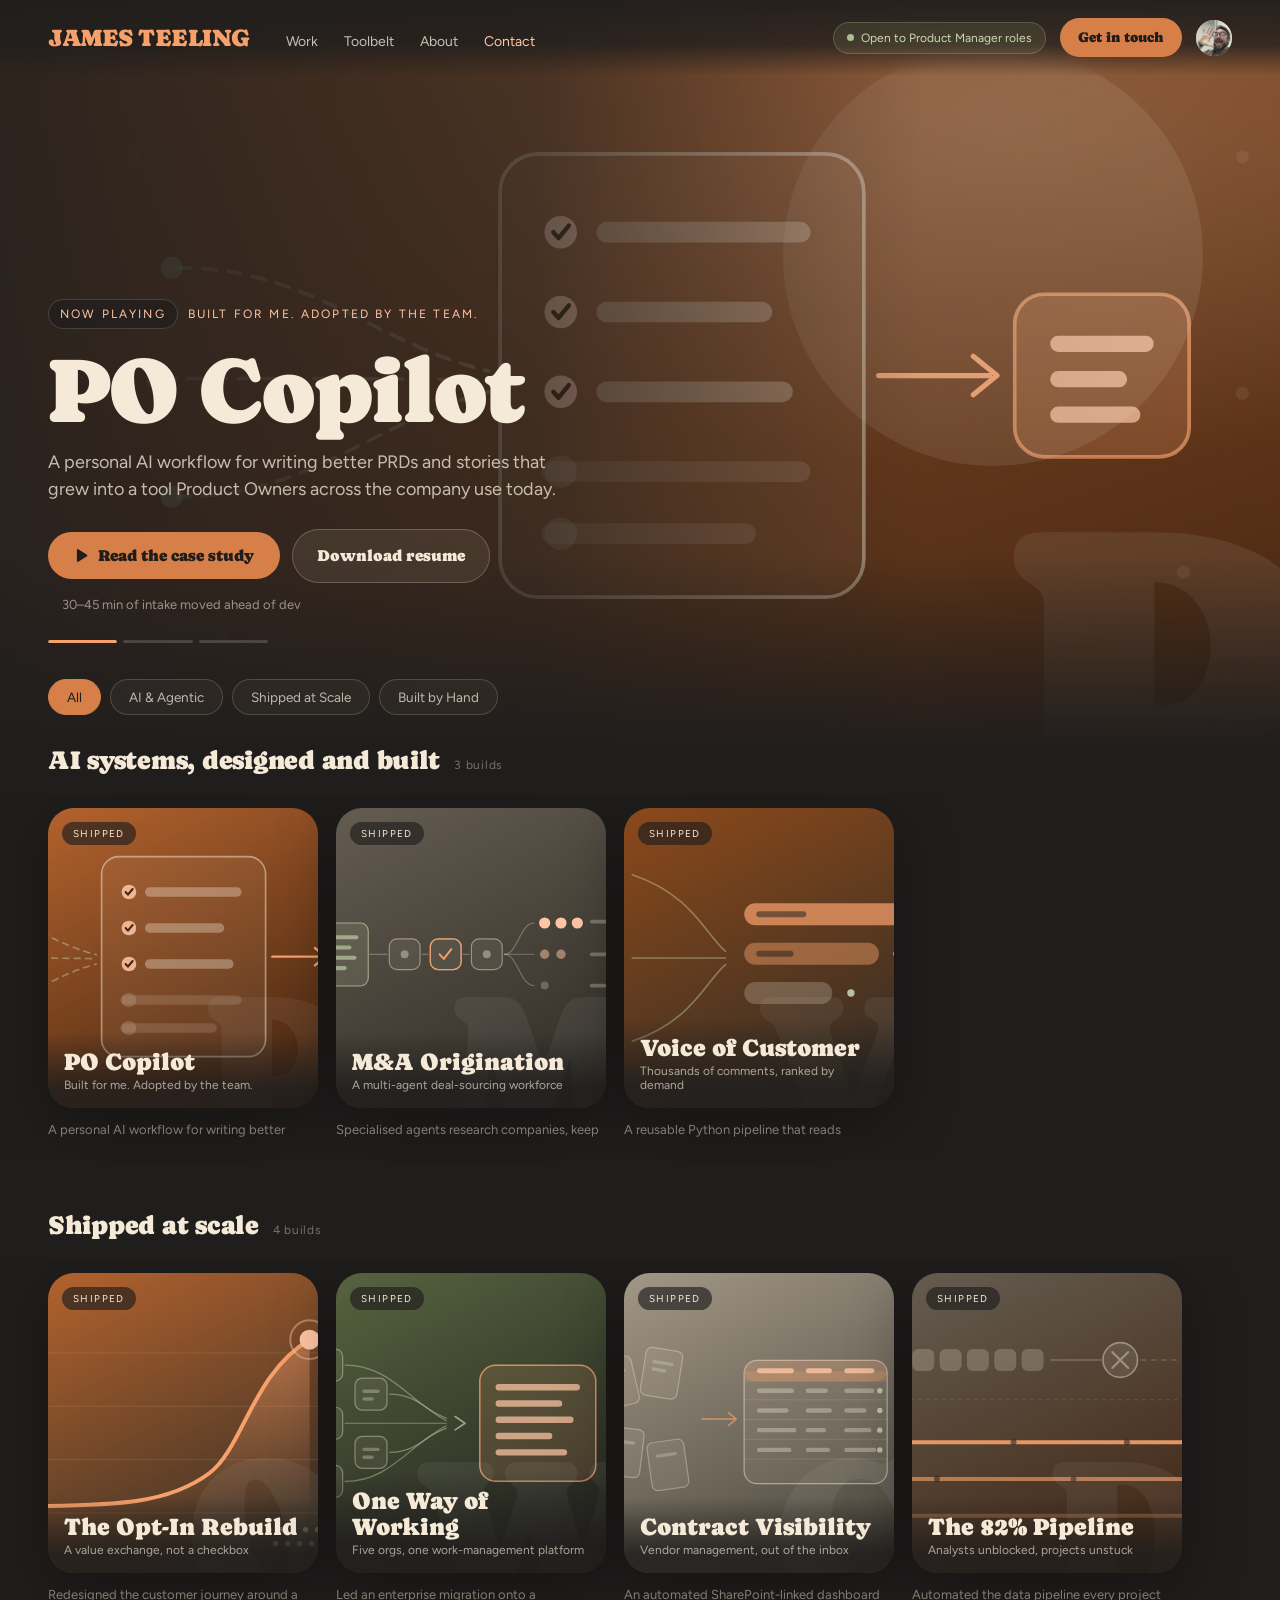
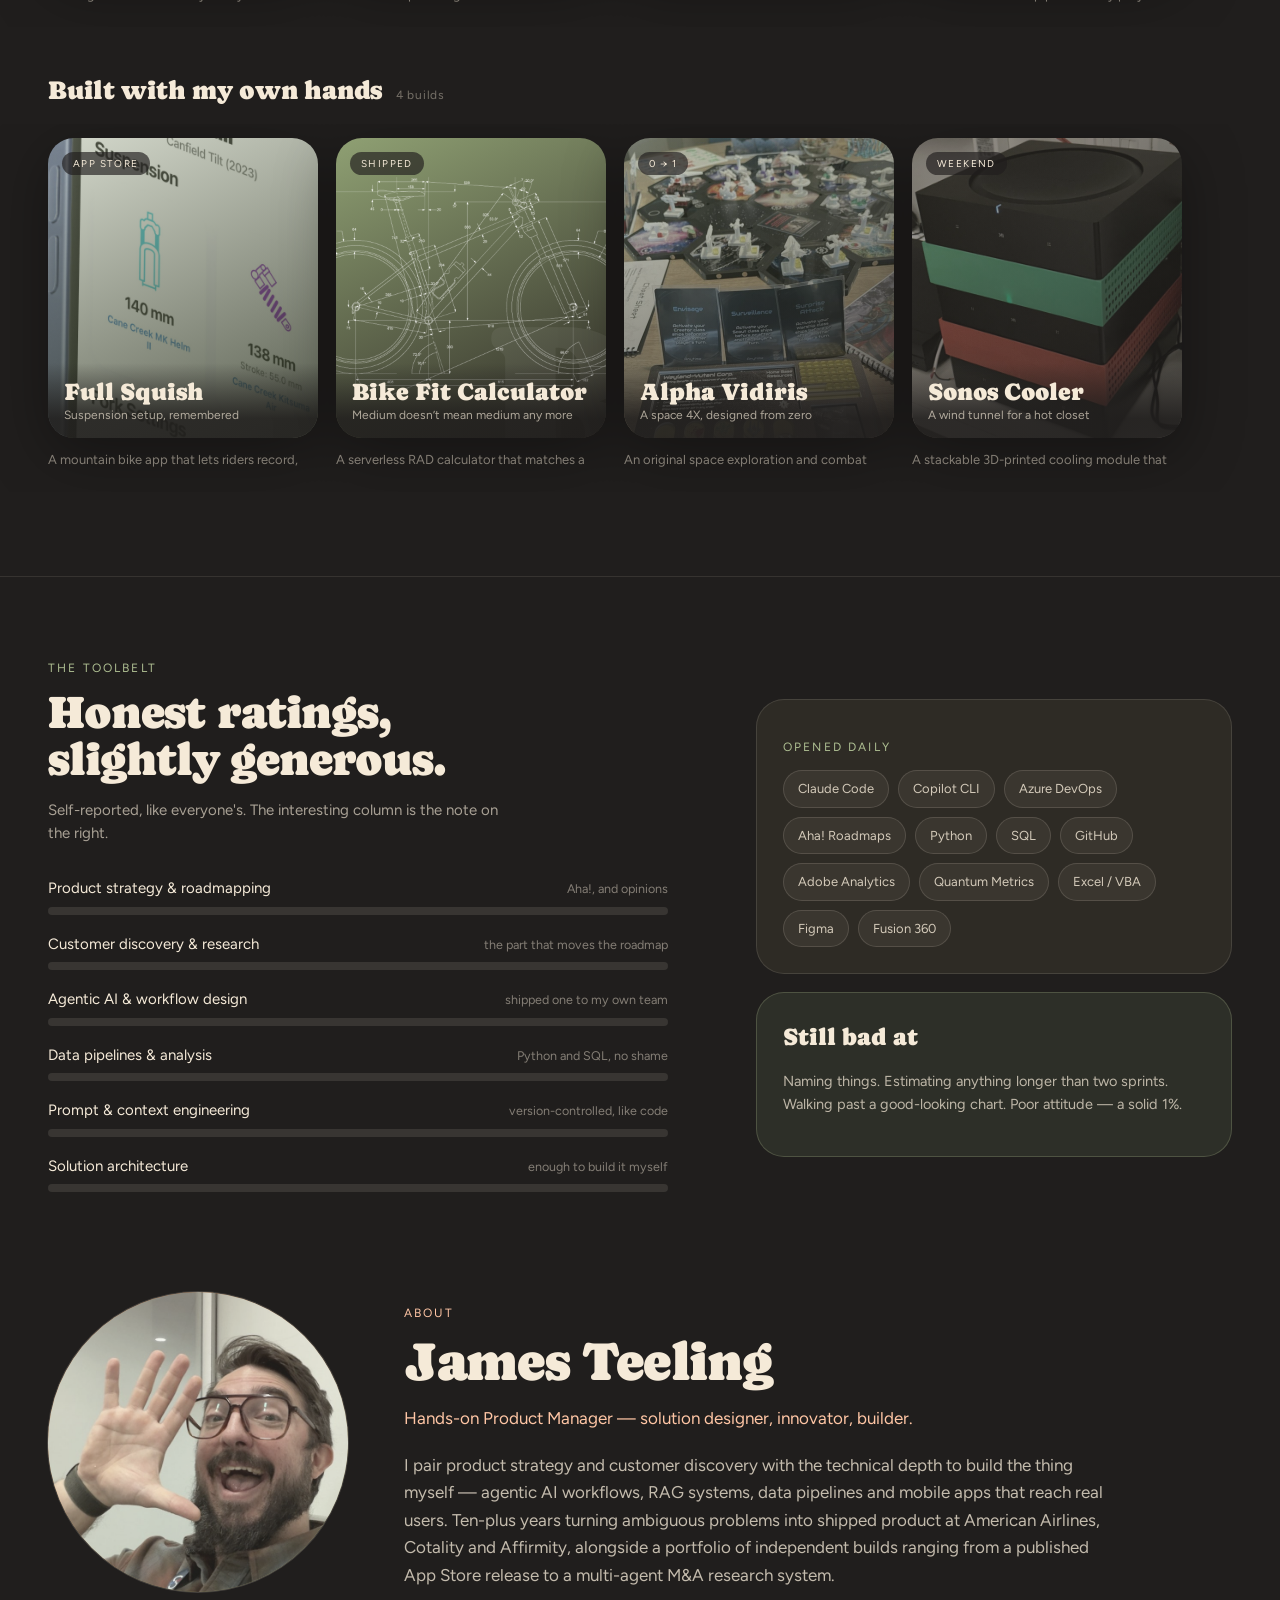
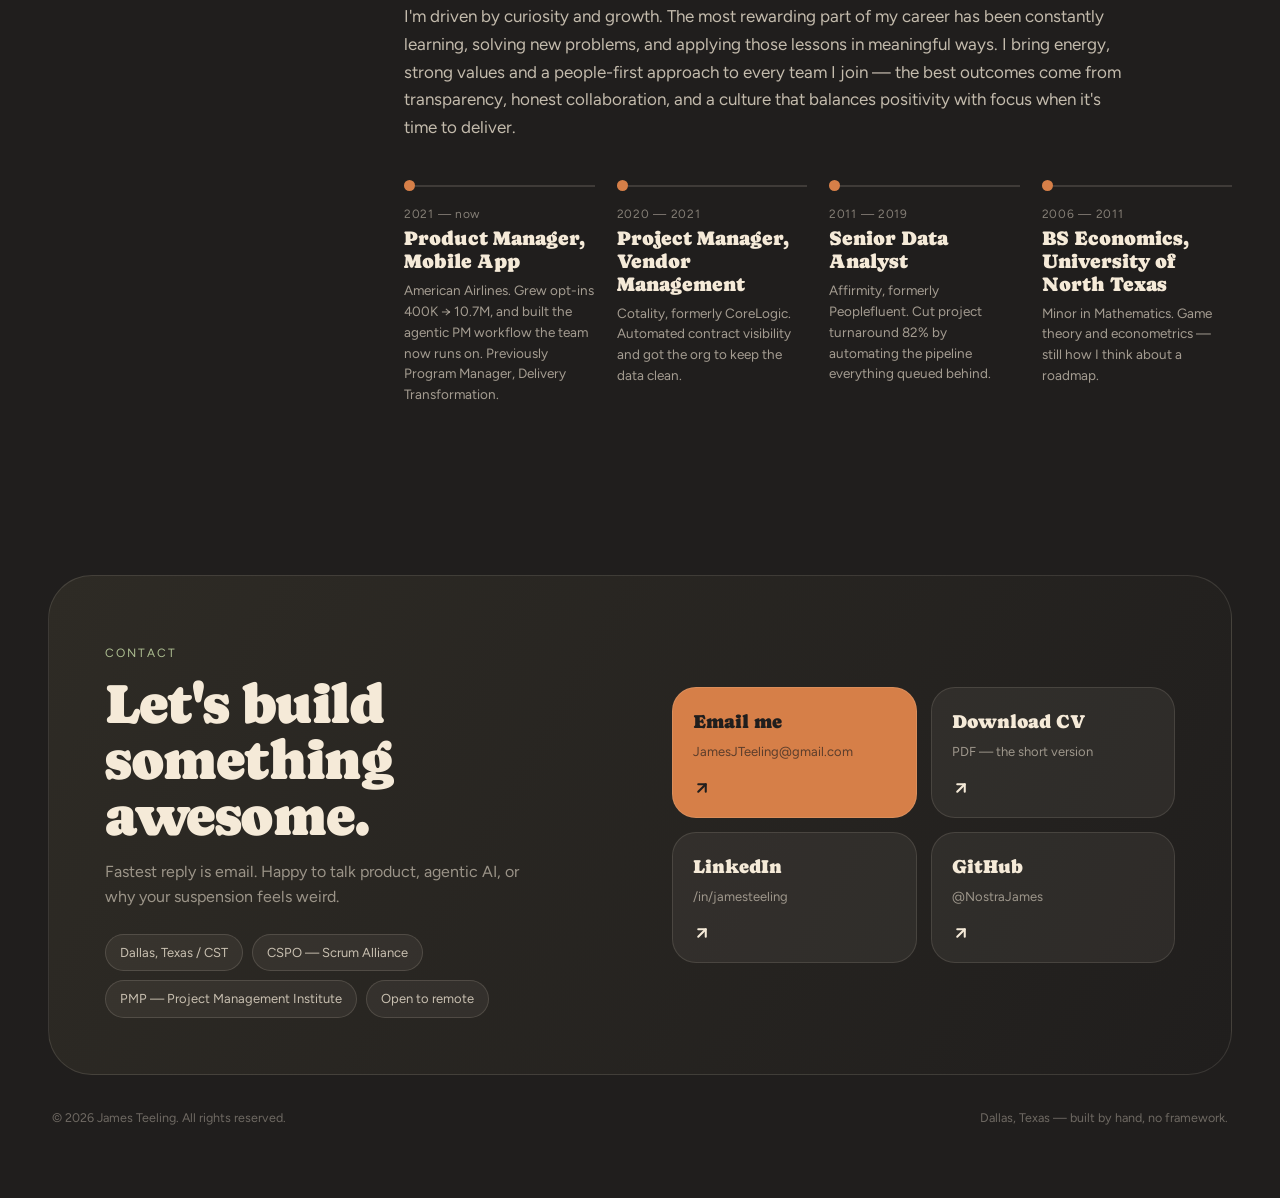
<file: index.html>
<!DOCTYPE html>
<html lang="en">
<head>
    <meta charset="UTF-8">
    <meta name="viewport" content="width=device-width, initial-scale=1.0">
    <title>James Teeling — Product Manager who builds</title>
    <meta name="description" content="James Teeling — hands-on Product Manager. Agentic AI workflows, RAG systems, data pipelines and shipped mobile apps. American Airlines, Cotality, Affirmity.">
    <meta property="og:title" content="James Teeling — Product Manager who builds">
    <meta property="og:description" content="Agentic AI workflows, RAG systems, data pipelines and shipped mobile apps. Ten-plus years turning ambiguous problems into shipped product.">
    <meta property="og:type" content="website">
    <meta property="og:url" content="https://www.james-teeling.com/">
    <link rel="preconnect" href="https://fonts.googleapis.com">
    <link rel="preconnect" href="https://fonts.gstatic.com" crossorigin>
    <link rel="stylesheet" href="styles.css">
</head>
<body>

<a class="skip-link" href="#work">Skip to work</a>

<!-- Lucide icon sprite (stroke-width 2.75, per the design system) -->
<svg width="0" height="0" style="position:absolute" aria-hidden="true" focusable="false">
  <defs>
    <g id="i-base" fill="none" stroke="currentColor" stroke-width="2.75" stroke-linecap="round" stroke-linejoin="round"></g>
  </defs>
  <symbol id="icon-play" viewBox="0 0 24 24"><polygon points="6 3 20 12 6 21 6 3" fill="currentColor" stroke="currentColor" stroke-width="2.75" stroke-linejoin="round"/></symbol>
  <symbol id="icon-x" viewBox="0 0 24 24" fill="none" stroke="currentColor" stroke-width="2.75" stroke-linecap="round" stroke-linejoin="round"><path d="M18 6 6 18"/><path d="m6 6 12 12"/></symbol>
  <symbol id="icon-arrow-up-right" viewBox="0 0 24 24" fill="none" stroke="currentColor" stroke-width="2.75" stroke-linecap="round" stroke-linejoin="round"><path d="M7 7h10v10"/><path d="M7 17 17 7"/></symbol>
  <symbol id="icon-chevron-left" viewBox="0 0 24 24" fill="none" stroke="currentColor" stroke-width="2.75" stroke-linecap="round" stroke-linejoin="round"><path d="m15 18-6-6 6-6"/></symbol>
  <symbol id="icon-chevron-right" viewBox="0 0 24 24" fill="none" stroke="currentColor" stroke-width="2.75" stroke-linecap="round" stroke-linejoin="round"><path d="m9 18 6-6-6-6"/></symbol>
  <symbol id="icon-menu" viewBox="0 0 24 24" fill="none" stroke="currentColor" stroke-width="2.75" stroke-linecap="round" stroke-linejoin="round"><path d="M4 6h16"/><path d="M4 12h16"/><path d="M4 18h16"/></symbol>
</svg>

<!-- ============================================================ nav -->
<header class="nav">
  <div class="nav__left">
    <a class="wordmark" href="#top">JAMES TEELING</a>
    <nav class="nav__links" id="navLinks" aria-label="Sections">
      <a href="#work">Work</a>
      <a href="#toolbelt">Toolbelt</a>
      <a href="#about">About</a>
      <a href="#contact">Contact</a>
    </nav>
  </div>
  <div class="nav__right">
    <span class="pill-available"><span class="dot"></span>Open to Product Manager roles</span>
    <a class="btn-accent" href="#contact">Get in touch</a>
    <span class="avatar" aria-hidden="true"><img src="./assets/photos/portrait/james-teeling.jpg" alt=""></span>
    <button class="nav__toggle" id="navToggle" aria-label="Open menu" aria-expanded="false" aria-controls="navLinks">
      <svg width="19" height="19" aria-hidden="true"><use href="#icon-menu"/></svg>
    </button>
  </div>
</header>

<span id="top"></span>

<!-- ============================================================ hero -->
<section class="hero" id="hero" aria-label="Featured work">
  <div class="hero__art"   id="heroArt"></div>
  <div class="hero__highlight"></div>
  <div class="hero__orb"></div>
  <div class="hero__glyph" id="heroGlyph" aria-hidden="true"></div>
  <div class="hero__scrim"></div>
  <div class="hero__fade"></div>

  <div class="hero__content" id="heroContent">
    <p class="hero__kicker">
      <span class="tag-now">now playing</span>
      <span id="heroKicker"></span>
    </p>
    <div class="hero__title" id="heroTitle"></div>
    <p class="hero__blurb" id="heroBlurb"></p>
    <div class="hero__actions">
      <button class="btn-play" id="heroRead" type="button">
        <svg width="15" height="15" aria-hidden="true"><use href="#icon-play"/></svg>
        Read the case study
      </button>
      <a class="btn-ghost" href="./files/Teeling%20Resume.pdf" download>Download resume</a>
      <span class="hero__metric" id="heroMetric"></span>
    </div>
    <div class="hero__ticks" id="heroTicks" role="tablist" aria-label="Featured project"></div>
  </div>
</section>

<!-- ============================================================ work -->
<main class="work" id="work">
  <h1 class="visually-hidden">James Teeling — Product Manager who builds</h1>
  <h2 class="visually-hidden">Work</h2>
  <div class="filters" id="filters" role="group" aria-label="Filter work by category"></div>
  <div id="shelves"></div>
</main>

<!-- ============================================================ toolbelt -->
<section class="toolbelt" id="toolbelt">
  <div class="toolbelt__grid">
    <div>
      <p class="eyebrow-sage--lg">the toolbelt</p>
      <h2 class="display-46">Honest ratings,<br>slightly generous.</h2>
      <p class="lede">Self-reported, like everyone's. The interesting column is the note on the right.</p>
      <div class="skills" id="skills"></div>
    </div>
    <div class="toolbelt__side">
      <div class="panel">
        <p class="eyebrow-sage--lg" style="margin-bottom:14px">opened daily</p>
        <div class="tool-chips" id="tools"></div>
      </div>
      <div class="panel panel--sage">
        <h3 class="panel__title">Still bad at</h3>
        <p class="panel__body">Naming things. Estimating anything longer than two sprints. Walking past a good-looking chart. Poor attitude — a solid 1%.</p>
      </div>
    </div>
  </div>
</section>

<!-- ============================================================ about -->
<section class="about" id="about">
  <div class="about__grid">
    <div class="about__photo">
      <img src="./assets/photos/portrait/james-teeling.jpg" alt="James Teeling" width="700" height="700" loading="lazy">
    </div>
    <div>
      <p class="eyebrow-accent">about</p>
      <h2 class="about__name">James Teeling</h2>
      <p class="about__role">Hands-on Product Manager — solution designer, innovator, builder.</p>
      <p class="about__para">I pair product strategy and customer discovery with the technical depth to build the thing myself — agentic AI workflows, RAG systems, data pipelines and mobile apps that reach real users. Ten-plus years turning ambiguous problems into shipped product at American Airlines, Cotality and Affirmity, alongside a portfolio of independent builds ranging from a published App Store release to a multi-agent M&amp;A research system.</p>
      <p class="about__para">I'm driven by curiosity and growth. The most rewarding part of my career has been constantly learning, solving new problems, and applying those lessons in meaningful ways. I bring energy, strong values and a people-first approach to every team I join — the best outcomes come from transparency, honest collaboration, and a culture that balances positivity with focus when it's time to deliver.</p>
      <div class="timeline" id="timeline"></div>
    </div>
  </div>
</section>

<!-- ============================================================ contact -->
<section class="contact" id="contact">
  <div class="contact__panel">
    <div>
      <p class="eyebrow-sage--lg">contact</p>
      <h2 class="contact__title">Let's build something<br>awesome.</h2>
      <p class="contact__lede">Fastest reply is email. Happy to talk product, agentic AI, or why your suspension feels weird.</p>
      <div class="facts" id="facts"></div>
    </div>
    <div class="contact__cards">
      <a class="contact-card contact-card--filled" href="mailto:JamesJTeeling@gmail.com?subject=Job%20Opportunity%20-%20Let's%20Connect">
        <span class="contact-card__label">Email me</span>
        <span class="contact-card__value">JamesJTeeling@gmail.com</span>
        <svg class="contact-card__arrow" width="18" height="18" aria-hidden="true"><use href="#icon-arrow-up-right"/></svg>
      </a>
      <a class="contact-card" href="./files/Teeling%20Resume.pdf" download>
        <span class="contact-card__label">Download CV</span>
        <span class="contact-card__value">PDF — the short version</span>
        <svg class="contact-card__arrow" width="18" height="18" aria-hidden="true"><use href="#icon-arrow-up-right"/></svg>
      </a>
      <a class="contact-card" href="https://linkedin.com/in/jamesteeling" target="_blank" rel="noopener noreferrer">
        <span class="contact-card__label">LinkedIn</span>
        <span class="contact-card__value">/in/jamesteeling</span>
        <svg class="contact-card__arrow" width="18" height="18" aria-hidden="true"><use href="#icon-arrow-up-right"/></svg>
      </a>
      <a class="contact-card" href="https://github.com/NostraJames" target="_blank" rel="noopener noreferrer">
        <span class="contact-card__label">GitHub</span>
        <span class="contact-card__value">@NostraJames</span>
        <svg class="contact-card__arrow" width="18" height="18" aria-hidden="true"><use href="#icon-arrow-up-right"/></svg>
      </a>
    </div>
  </div>
  <div class="footer">
    <span>&copy; 2026 James Teeling. All rights reserved.</span>
    <span>Dallas, Texas — built by hand, no framework.</span>
  </div>
</section>

<!-- ============================================================ case study modal -->
<div class="modal" id="modal" role="dialog" aria-modal="true" aria-labelledby="modalTitle" hidden>
  <div class="modal__panel" id="modalPanel">
    <div class="modal__header">
      <div class="modal__art" id="modalArt"></div>
      <div class="modal__glyph" id="modalGlyph" aria-hidden="true"></div>
      <button class="modal__close" id="modalClose" type="button" aria-label="Close case study">
        <svg width="17" height="17" aria-hidden="true"><use href="#icon-x"/></svg>
      </button>
      <div class="modal__titlewrap">
        <p class="modal__kicker" id="modalKicker"></p>
        <h2 class="modal__title" id="modalTitle"></h2>
      </div>
    </div>
    <div class="modal__body">
      <div class="chips" id="modalTags"></div>
      <div class="metric-tiles" id="modalMetrics"></div>
      <div class="gist">
        <p class="eyebrow-sage">the 20-second version</p>
        <p class="gist__body" id="modalGist"></p>
      </div>
      <div class="sections" id="modalSections"></div>
      <div class="modal__links" id="modalLinks"></div>
      <div class="upnext">
        <p class="upnext__label">up next</p>
        <button class="upnext__card" id="upnext" type="button">
          <span class="upnext__poster" id="upnextPoster"><span id="upnextGlyph"></span></span>
          <span>
            <span class="upnext__title" id="upnextTitle"></span>
            <span class="upnext__blurb" id="upnextBlurb"></span>
          </span>
        </button>
      </div>
    </div>
  </div>
</div>

<script src="data/portfolio-data.js"></script>
<script src="script.js"></script>
</body>
</html>
</file>
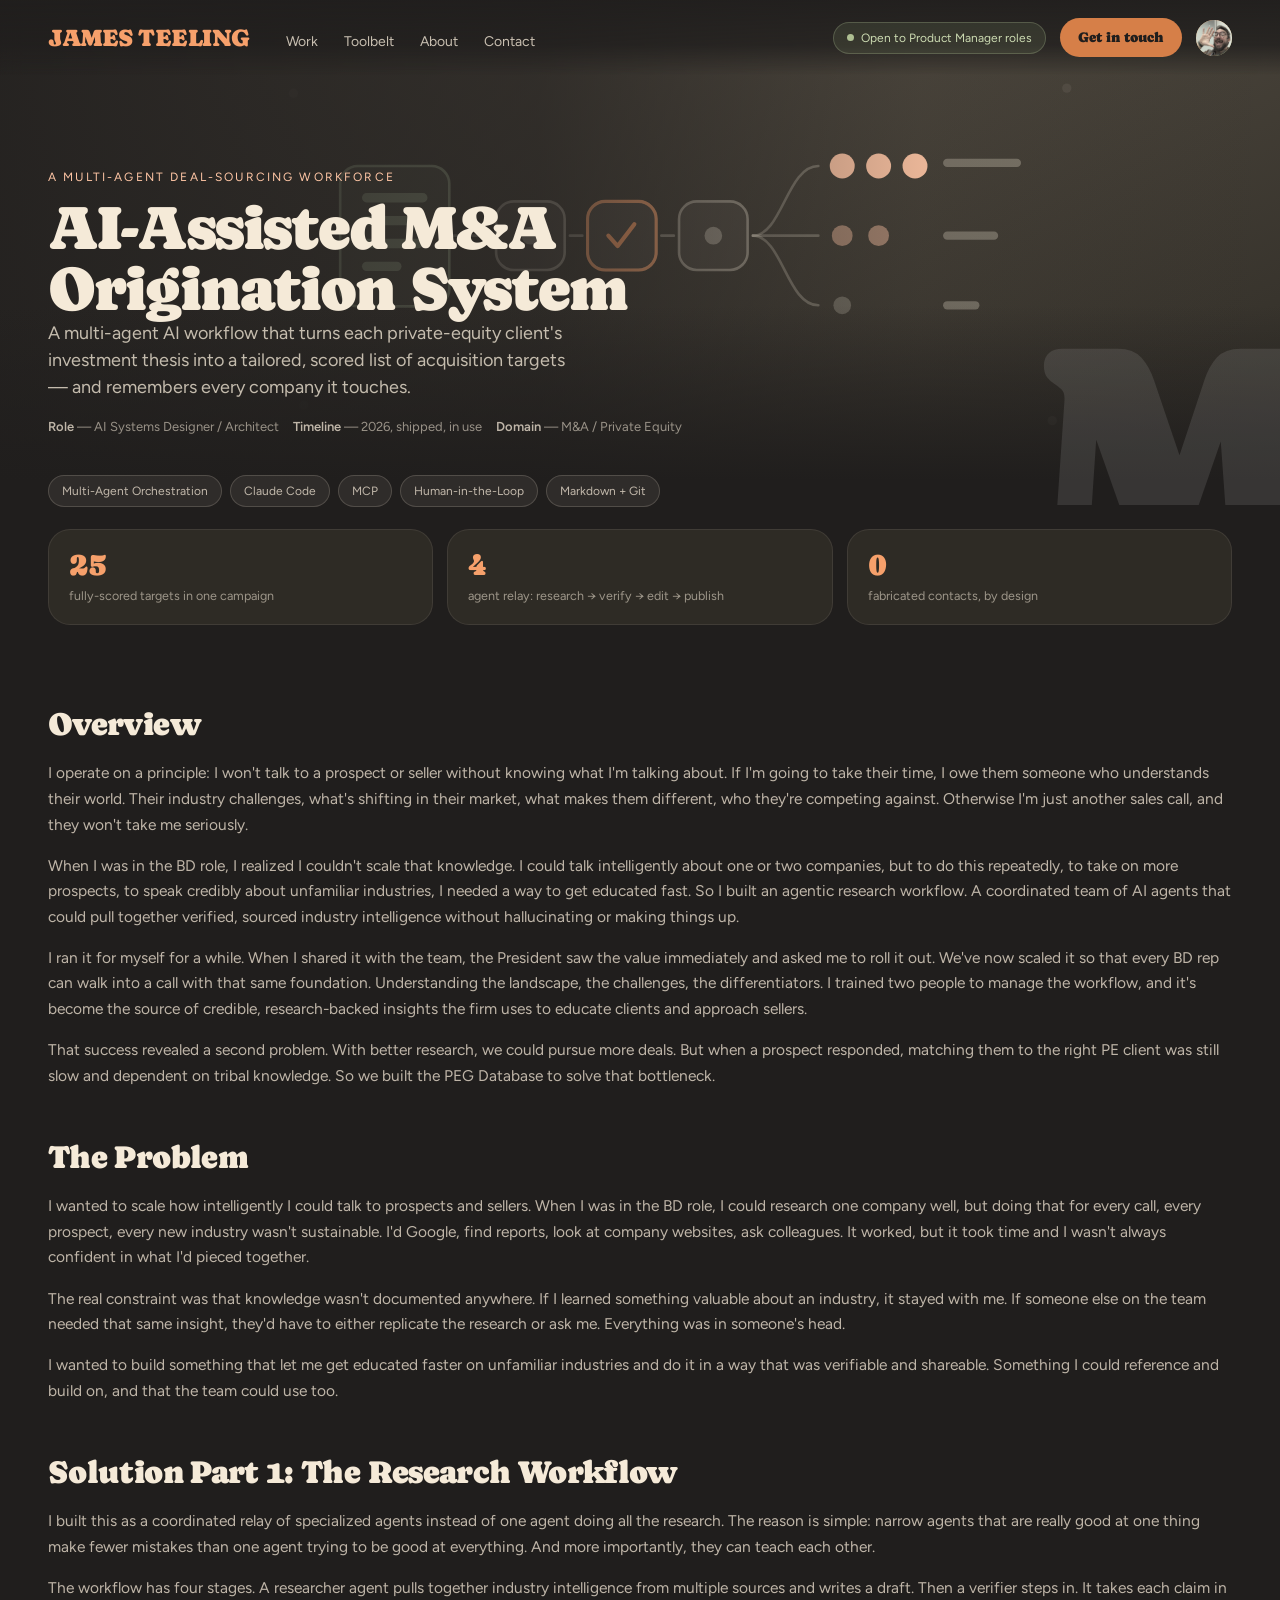
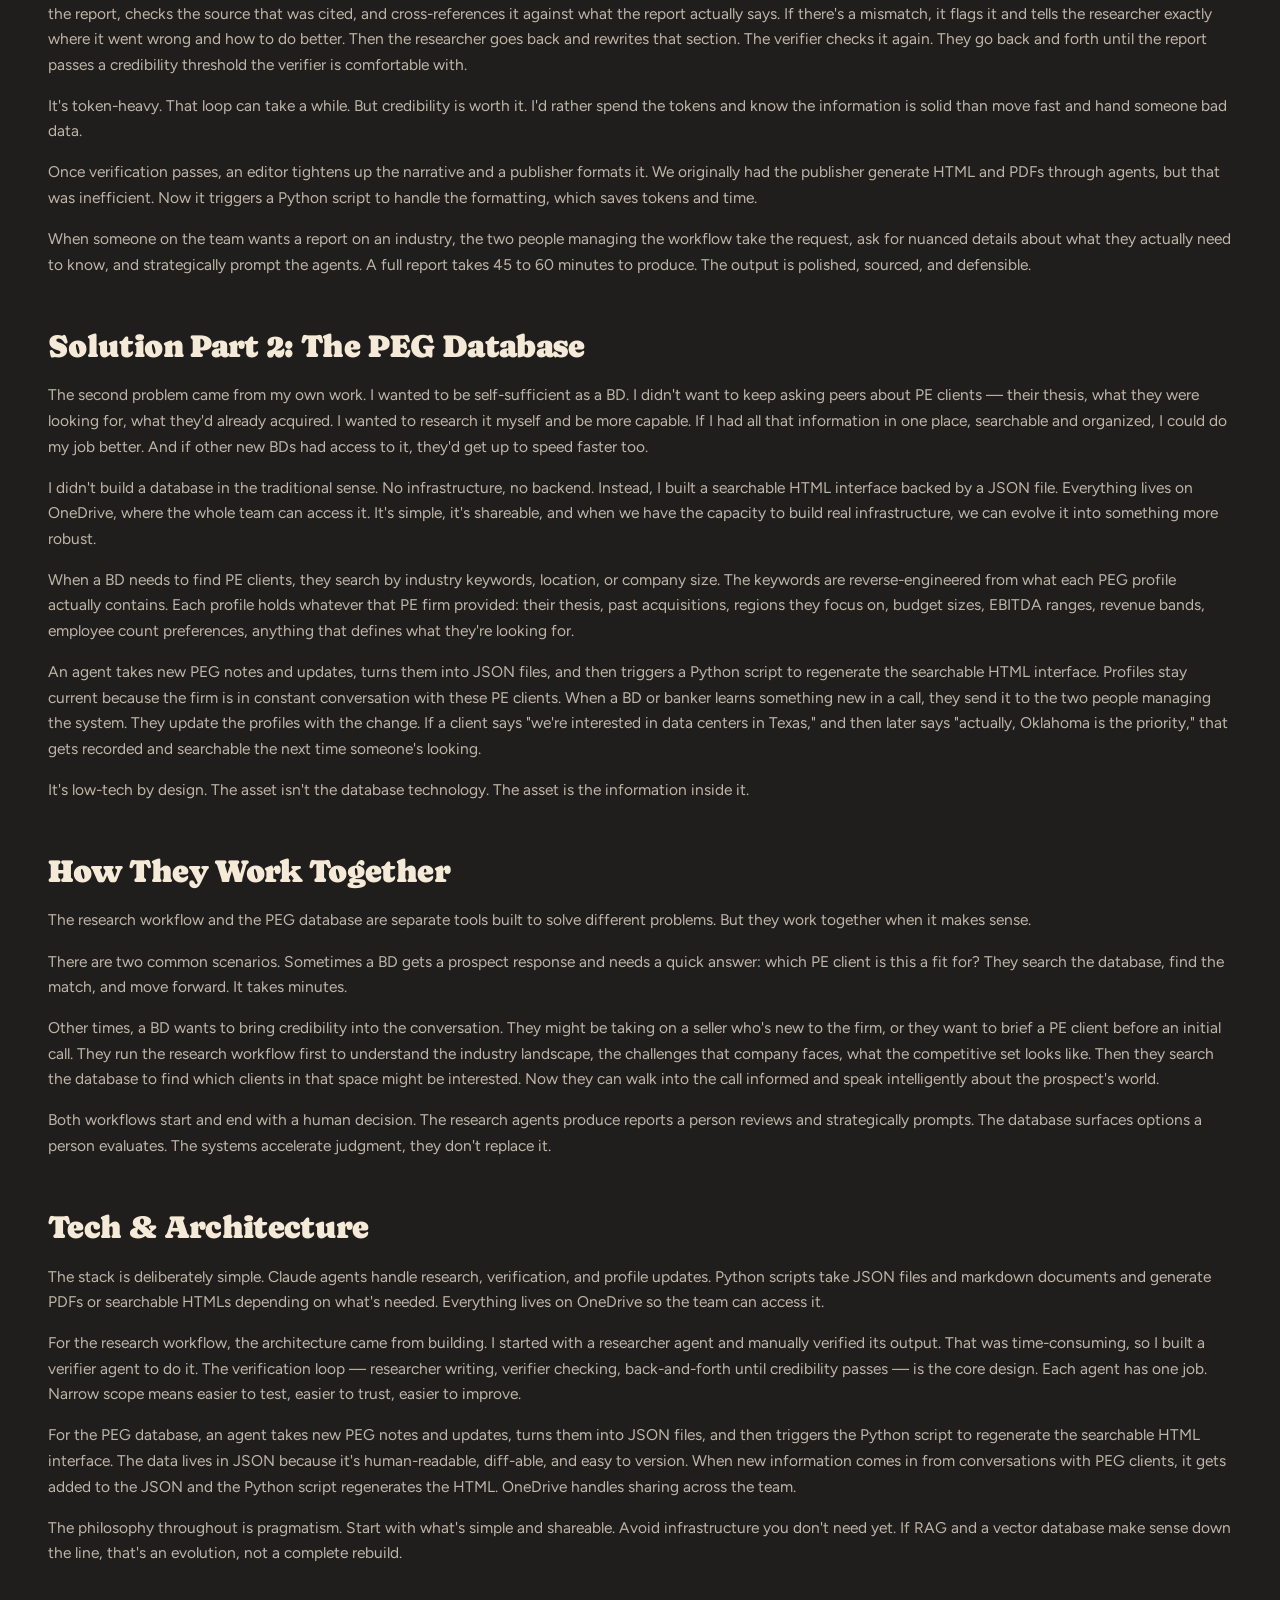
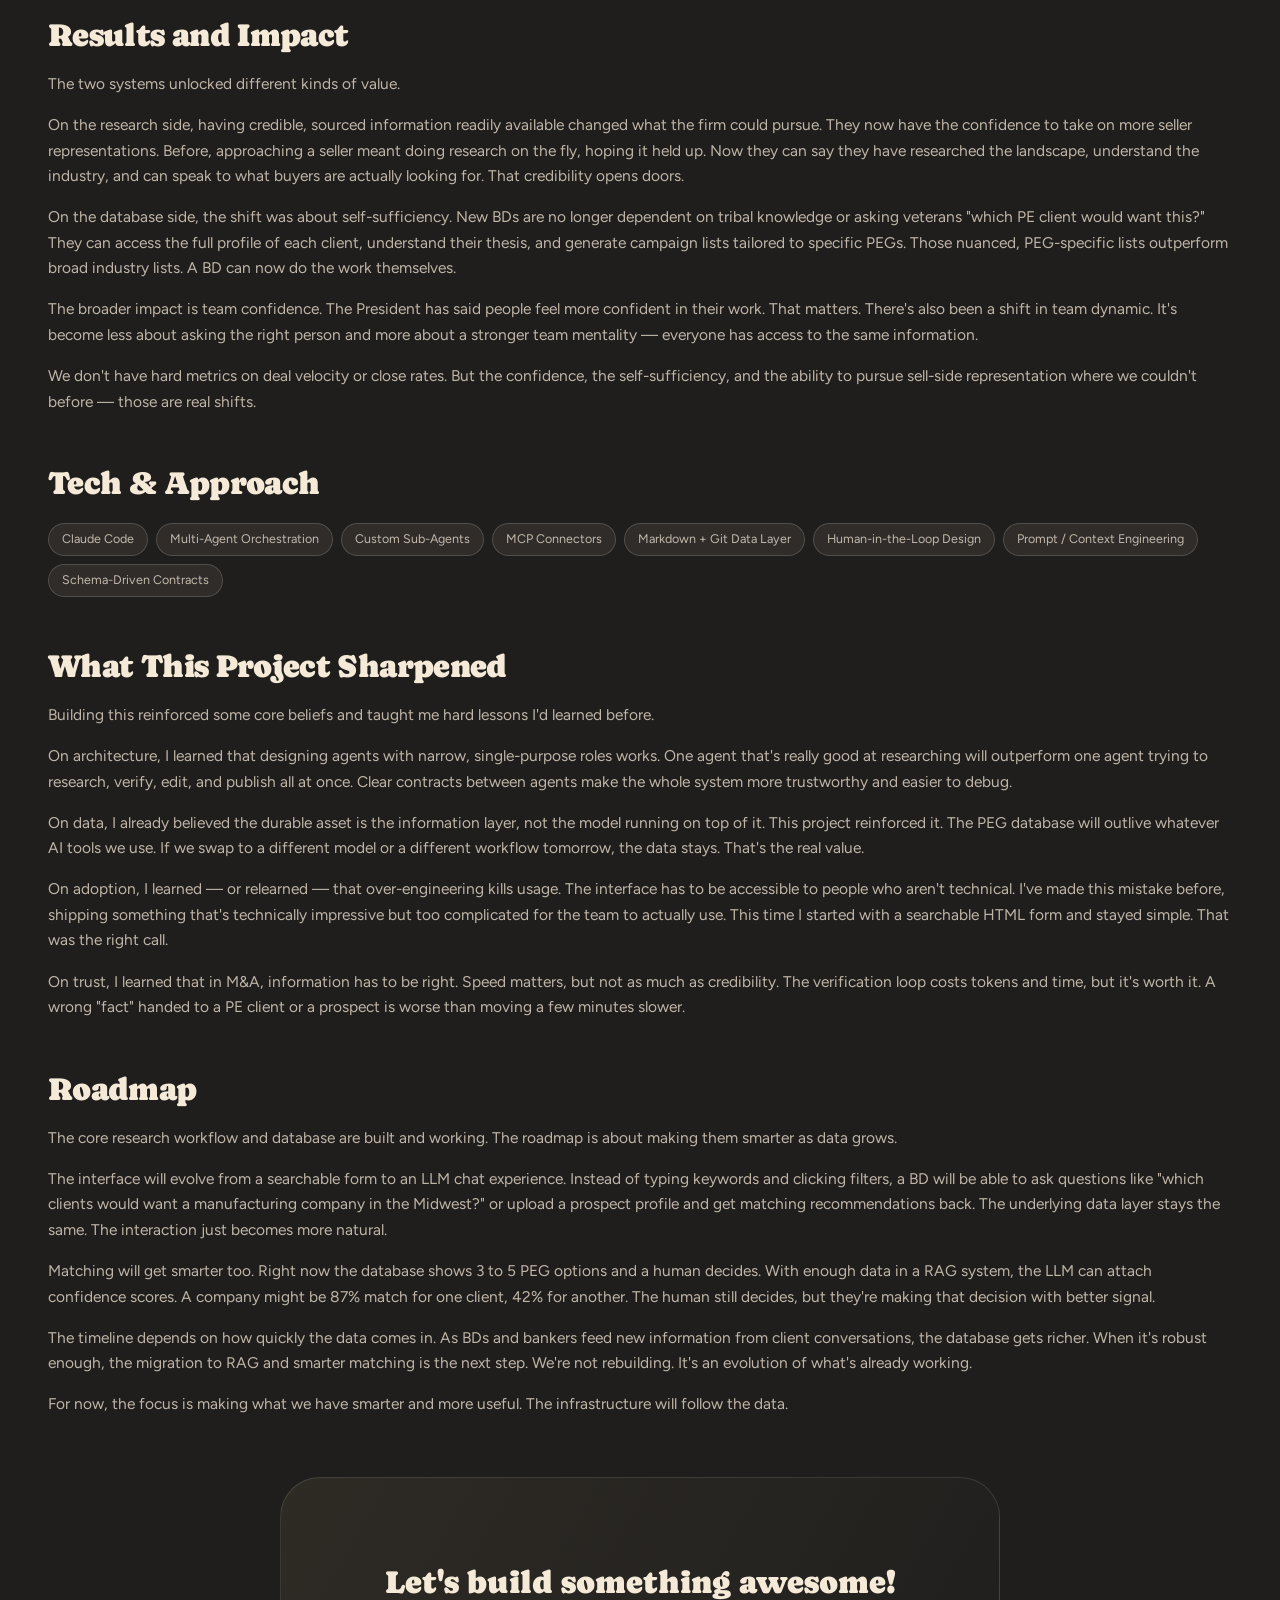
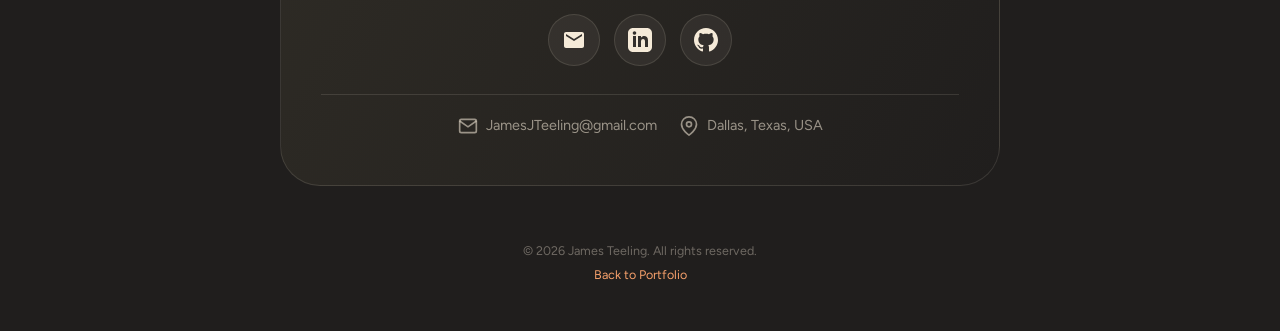
<file: projects/ai-origination-system.html>
<!DOCTYPE html>
<html lang="en">
<head>
    <meta charset="UTF-8">
    <meta name="viewport" content="width=device-width, initial-scale=1.0">
    <meta name="description" content="AI-Assisted M&A Origination System - A multi-agent AI workflow case study by James Teeling">
    <title>AI Origination System - James Teeling</title>
    <link rel="stylesheet" href="../styles.css">
    <link rel="stylesheet" href="case-study.css">
    <style>
        /* Principle banner */
        .principle-banner {
            background: var(--sage-tint);
            border: 1px solid var(--sage-border);
            border-radius: 20px;
            padding: 1.75rem 2rem;
            margin: 2rem 0;
            text-align: center;
        }
        .principle-banner p {
            font-size: 1.1rem;
            font-weight: 600;
            color: var(--ink);
            margin: 0;
            line-height: 1.6;
        }

        /* Workflow cards */
        .workflow-card {
            background: var(--surface);
            border: 1px solid var(--hairline);
            border-left: 3px solid var(--accent);
            border-radius: 20px;
            padding: 2rem;
            margin: 2rem 0;
        }
        .workflow-card .workflow-eyebrow {
            display: inline-block;
            font-size: 0.8rem;
            font-weight: 700;
            letter-spacing: 0.06em;
            text-transform: uppercase;
            color: var(--accent-hover);
            margin-bottom: 0.5rem;
        }
        .workflow-card h3 {
            font-family: var(--display);
            font-weight: 400;
            font-size: 1.4rem;
            color: var(--ink);
            margin-bottom: 0.75rem;
        }
        .workflow-card p { color: var(--ink-soft); line-height: 1.8; margin-bottom: 1rem; }

        /* Agent chain (research pipeline) */
        .agent-chain {
            display: flex;
            flex-wrap: wrap;
            align-items: center;
            gap: 0.5rem;
            margin: 1.25rem 0 0.5rem;
        }
        .agent-node {
            background: #f5ead814;
            border: 1px solid var(--hairline);
            border-radius: 8px;
            padding: 0.6rem 1rem;
            font-weight: 600;
            font-size: 0.9rem;
            color: var(--ink);
        }
        .agent-arrow { color: var(--accent-hover); font-weight: 700; }

        /* Pipeline flow (numbered steps) */
        .flow-grid {
            display: grid;
            grid-template-columns: repeat(auto-fit, minmax(220px, 1fr));
            gap: 1.25rem;
            margin: 2rem 0;
            counter-reset: flow;
        }
        .flow-step {
            background: var(--surface);
            border: 1px solid var(--hairline);
            border-radius: 18px;
            padding: 1.5rem;
            position: relative;
        }
        .flow-step::before {
            counter-increment: flow;
            content: counter(flow);
            display: flex;
            align-items: center;
            justify-content: center;
            width: 34px;
            height: 34px;
            border-radius: 50%;
            background: linear-gradient(135deg, var(--accent), var(--sage));
            color: var(--ground);
            font-weight: 700;
            margin-bottom: 0.75rem;
        }
        .flow-step h4 { color: var(--ink); font-size: 1.05rem; margin-bottom: 0.4rem; }
        .flow-step p { color: var(--ink-soft); font-size: 0.95rem; line-height: 1.6; margin: 0; }
        .flow-step .actor {
            display: inline-block;
            font-size: 0.72rem;
            font-weight: 700;
            letter-spacing: 0.04em;
            text-transform: uppercase;
            padding: 0.15rem 0.55rem;
            border-radius: 20px;
            margin-top: 0.75rem;
        }
        .actor.ai { background: #f5ead814; color: var(--ink-soft); border: 1px solid var(--hairline-strong); }
        .actor.human { background: var(--sage-tint); color: var(--sage); border: 1px solid var(--sage-border); }

        /* Comparison table */
        .compare-table {
            width: 100%;
            border-collapse: collapse;
            margin: 2rem 0;
            font-size: 0.98rem;
            overflow: hidden;
            border-radius: 16px;
            background: var(--surface);
        }
        .compare-table th, .compare-table td {
            text-align: left;
            padding: 0.9rem 1.1rem;
            border-bottom: 1px solid var(--hairline);
            vertical-align: top;
        }
        .compare-table thead th {
            background: #f5ead80a;
            color: var(--ink);
            font-weight: 700;
        }
        .compare-table tbody td { color: var(--ink-soft); }
        .compare-table td:first-child { font-weight: 600; color: var(--ink); white-space: nowrap; }
        .table-scroll { overflow-x: auto; }

        @media (max-width: 768px) {
            .agent-chain { font-size: 0.8rem; }
        }
    </style>
</head>
<body>
    <!-- Navigation -->
    <header class="nav">
      <div class="nav__left">
        <a class="wordmark" href="../index.html#top">JAMES TEELING</a>
        <nav class="nav__links" id="navLinks" aria-label="Sections">
          <a href="../index.html#work">Work</a>
          <a href="../index.html#toolbelt">Toolbelt</a>
          <a href="../index.html#about">About</a>
          <a href="../index.html#contact">Contact</a>
        </nav>
      </div>
      <div class="nav__right">
        <span class="pill-available"><span class="dot"></span>Open to Product Manager roles</span>
        <a class="btn-accent" href="../index.html#contact">Get in touch</a>
        <span class="avatar" aria-hidden="true"><img src="../assets/photos/portrait/james-teeling.jpg" alt=""></span>
        <button class="nav__toggle" id="navToggle" type="button" aria-label="Open menu" aria-expanded="false" aria-controls="navLinks">
          <svg width="19" height="19" viewBox="0 0 24 24" fill="none" stroke="currentColor" stroke-width="2.75" stroke-linecap="round" stroke-linejoin="round" aria-hidden="true"><path d="M4 6h16"/><path d="M4 12h16"/><path d="M4 18h16"/></svg>
        </button>
      </div>
    </header>

    <!-- Hero Section -->
    <section class="cs-hero">
        <div class="modal__art art-line" style="background-image:url('../assets/posters/ma-origination.svg'), linear-gradient(155deg,#645c50,#2e2b25)"></div>
        <div class="cs-hero__scrim"></div>
        <div class="cs-hero__fade"></div>
        <div class="modal__glyph" aria-hidden="true">M</div>
        <div class="cs-hero__content">
            <p class="modal__kicker">A multi-agent deal-sourcing workforce</p>
            <h1 class="modal__title">AI-Assisted M&amp;A Origination System</h1>
            <p class="hero__blurb">A multi-agent AI workflow that turns each private-equity client's investment thesis into a tailored, scored list of acquisition targets — and remembers every company it touches.</p>
            <p class="cs-hero__meta">
                <span><strong>Role</strong> — AI Systems Designer / Architect</span>
                <span><strong>Timeline</strong> — 2026, shipped, in use</span>
                <span><strong>Domain</strong> — M&amp;A / Private Equity</span>
            </p>
        </div>
    </section>
    <div class="cs-below-hero">
        <div class="chips">
            <span class="chip">Multi-Agent Orchestration</span>
            <span class="chip">Claude Code</span>
            <span class="chip">MCP</span>
            <span class="chip">Human-in-the-Loop</span>
            <span class="chip">Markdown + Git</span>
        </div>
        <div class="metric-tiles">
            <div class="tile"><div class="tile__value">25</div><div class="tile__label">fully-scored targets in one campaign</div></div>
            <div class="tile"><div class="tile__value">4</div><div class="tile__label">agent relay: research → verify → edit → publish</div></div>
            <div class="tile"><div class="tile__value">0</div><div class="tile__label">fabricated contacts, by design</div></div>
        </div>
    </div>

    <!-- Main Content -->
    <div class="project-content">

        <!-- Overview -->
        <section class="content-section">
            <h2 class="section-title">Overview</h2>
            <p>I operate on a principle: I won't talk to a prospect or seller without knowing what I'm talking about. If I'm going to take their time, I owe them someone who understands their world. Their industry challenges, what's shifting in their market, what makes them different, who they're competing against. Otherwise I'm just another sales call, and they won't take me seriously.</p>
            <p>When I was in the BD role, I realized I couldn't scale that knowledge. I could talk intelligently about one or two companies, but to do this repeatedly, to take on more prospects, to speak credibly about unfamiliar industries, I needed a way to get educated fast. So I built an agentic research workflow. A coordinated team of AI agents that could pull together verified, sourced industry intelligence without hallucinating or making things up.</p>
            <p>I ran it for myself for a while. When I shared it with the team, the President saw the value immediately and asked me to roll it out. We've now scaled it so that every BD rep can walk into a call with that same foundation. Understanding the landscape, the challenges, the differentiators. I trained two people to manage the workflow, and it's become the source of credible, research-backed insights the firm uses to educate clients and approach sellers.</p>
            <p>That success revealed a second problem. With better research, we could pursue more deals. But when a prospect responded, matching them to the right PE client was still slow and dependent on tribal knowledge. So we built the PEG Database to solve that bottleneck.</p>
        </section>

        <!-- The Problem -->
        <section class="content-section">
            <h2 class="section-title">The Problem</h2>
            <p>I wanted to scale how intelligently I could talk to prospects and sellers. When I was in the BD role, I could research one company well, but doing that for every call, every prospect, every new industry wasn't sustainable. I'd Google, find reports, look at company websites, ask colleagues. It worked, but it took time and I wasn't always confident in what I'd pieced together.</p>
            <p>The real constraint was that knowledge wasn't documented anywhere. If I learned something valuable about an industry, it stayed with me. If someone else on the team needed that same insight, they'd have to either replicate the research or ask me. Everything was in someone's head.</p>
            <p>I wanted to build something that let me get educated faster on unfamiliar industries and do it in a way that was verifiable and shareable. Something I could reference and build on, and that the team could use too.</p>
        </section>

        <!-- The Solution Part 1: Research Workflow -->
        <section class="content-section">
            <h2 class="section-title">Solution Part 1: The Research Workflow</h2>
            <p>I built this as a coordinated relay of specialized agents instead of one agent doing all the research. The reason is simple: narrow agents that are really good at one thing make fewer mistakes than one agent trying to be good at everything. And more importantly, they can teach each other.</p>
            <p>The workflow has four stages. A researcher agent pulls together industry intelligence from multiple sources and writes a draft. Then a verifier steps in. It takes each claim in the report, checks the source that was cited, and cross-references it against what the report actually says. If there's a mismatch, it flags it and tells the researcher exactly where it went wrong and how to do better. Then the researcher goes back and rewrites that section. The verifier checks it again. They go back and forth until the report passes a credibility threshold the verifier is comfortable with.</p>
            <p>It's token-heavy. That loop can take a while. But credibility is worth it. I'd rather spend the tokens and know the information is solid than move fast and hand someone bad data.</p>
            <p>Once verification passes, an editor tightens up the narrative and a publisher formats it. We originally had the publisher generate HTML and PDFs through agents, but that was inefficient. Now it triggers a Python script to handle the formatting, which saves tokens and time.</p>
            <p>When someone on the team wants a report on an industry, the two people managing the workflow take the request, ask for nuanced details about what they actually need to know, and strategically prompt the agents. A full report takes 45 to 60 minutes to produce. The output is polished, sourced, and defensible.</p>
        </section>


        <!-- Solution Part 2: The PEG Database -->
        <section class="content-section">
            <h2 class="section-title">Solution Part 2: The PEG Database</h2>
            <p>The second problem came from my own work. I wanted to be self-sufficient as a BD. I didn't want to keep asking peers about PE clients — their thesis, what they were looking for, what they'd already acquired. I wanted to research it myself and be more capable. If I had all that information in one place, searchable and organized, I could do my job better. And if other new BDs had access to it, they'd get up to speed faster too.</p>
            <p>I didn't build a database in the traditional sense. No infrastructure, no backend. Instead, I built a searchable HTML interface backed by a JSON file. Everything lives on OneDrive, where the whole team can access it. It's simple, it's shareable, and when we have the capacity to build real infrastructure, we can evolve it into something more robust.</p>
            <p>When a BD needs to find PE clients, they search by industry keywords, location, or company size. The keywords are reverse-engineered from what each PEG profile actually contains. Each profile holds whatever that PE firm provided: their thesis, past acquisitions, regions they focus on, budget sizes, EBITDA ranges, revenue bands, employee count preferences, anything that defines what they're looking for.</p>
            <p>An agent takes new PEG notes and updates, turns them into JSON files, and then triggers a Python script to regenerate the searchable HTML interface. Profiles stay current because the firm is in constant conversation with these PE clients. When a BD or banker learns something new in a call, they send it to the two people managing the system. They update the profiles with the change. If a client says "we're interested in data centers in Texas," and then later says "actually, Oklahoma is the priority," that gets recorded and searchable the next time someone's looking.</p>
            <p>It's low-tech by design. The asset isn't the database technology. The asset is the information inside it.</p>
        </section>


        <!-- How They Work Together -->
        <section class="content-section">
            <h2 class="section-title">How They Work Together</h2>
            <p>The research workflow and the PEG database are separate tools built to solve different problems. But they work together when it makes sense.</p>
            <p>There are two common scenarios. Sometimes a BD gets a prospect response and needs a quick answer: which PE client is this a fit for? They search the database, find the match, and move forward. It takes minutes.</p>
            <p>Other times, a BD wants to bring credibility into the conversation. They might be taking on a seller who's new to the firm, or they want to brief a PE client before an initial call. They run the research workflow first to understand the industry landscape, the challenges that company faces, what the competitive set looks like. Then they search the database to find which clients in that space might be interested. Now they can walk into the call informed and speak intelligently about the prospect's world.</p>
            <p>Both workflows start and end with a human decision. The research agents produce reports a person reviews and strategically prompts. The database surfaces options a person evaluates. The systems accelerate judgment, they don't replace it.</p>
        </section>

        <!-- Tech & Architecture -->
        <section class="content-section">
            <h2 class="section-title">Tech & Architecture</h2>
            <p>The stack is deliberately simple. Claude agents handle research, verification, and profile updates. Python scripts take JSON files and markdown documents and generate PDFs or searchable HTMLs depending on what's needed. Everything lives on OneDrive so the team can access it.</p>
            <p>For the research workflow, the architecture came from building. I started with a researcher agent and manually verified its output. That was time-consuming, so I built a verifier agent to do it. The verification loop — researcher writing, verifier checking, back-and-forth until credibility passes — is the core design. Each agent has one job. Narrow scope means easier to test, easier to trust, easier to improve.</p>
            <p>For the PEG database, an agent takes new PEG notes and updates, turns them into JSON files, and then triggers the Python script to regenerate the searchable HTML interface. The data lives in JSON because it's human-readable, diff-able, and easy to version. When new information comes in from conversations with PEG clients, it gets added to the JSON and the Python script regenerates the HTML. OneDrive handles sharing across the team.</p>
            <p>The philosophy throughout is pragmatism. Start with what's simple and shareable. Avoid infrastructure you don't need yet. If RAG and a vector database make sense down the line, that's an evolution, not a complete rebuild.</p>
        </section>

        <!-- Results and Impact -->
        <section class="content-section">
            <h2 class="section-title">Results and Impact</h2>
            <p>The two systems unlocked different kinds of value.</p>
            <p>On the research side, having credible, sourced information readily available changed what the firm could pursue. They now have the confidence to take on more seller representations. Before, approaching a seller meant doing research on the fly, hoping it held up. Now they can say they have researched the landscape, understand the industry, and can speak to what buyers are actually looking for. That credibility opens doors.</p>
            <p>On the database side, the shift was about self-sufficiency. New BDs are no longer dependent on tribal knowledge or asking veterans "which PE client would want this?" They can access the full profile of each client, understand their thesis, and generate campaign lists tailored to specific PEGs. Those nuanced, PEG-specific lists outperform broad industry lists. A BD can now do the work themselves.</p>
            <p>The broader impact is team confidence. The President has said people feel more confident in their work. That matters. There's also been a shift in team dynamic. It's become less about asking the right person and more about a stronger team mentality — everyone has access to the same information.</p>
            <p>We don't have hard metrics on deal velocity or close rates. But the confidence, the self-sufficiency, and the ability to pursue sell-side representation where we couldn't before — those are real shifts.</p>
        </section>

        <!-- Tech stack -->
        <section class="content-section">
            <h2 class="section-title">Tech &amp; Approach</h2>
            <div class="tech-stack">
                <span class="tech-tag">Claude Code</span>
                <span class="tech-tag">Multi-Agent Orchestration</span>
                <span class="tech-tag">Custom Sub-Agents</span>
                <span class="tech-tag">MCP Connectors</span>
                <span class="tech-tag">Markdown + Git Data Layer</span>
                <span class="tech-tag">Human-in-the-Loop Design</span>
                <span class="tech-tag">Prompt / Context Engineering</span>
                <span class="tech-tag">Schema-Driven Contracts</span>
            </div>
        </section>

        <!-- What This Project Sharpened -->
        <section class="content-section">
            <h2 class="section-title">What This Project Sharpened</h2>
            <p>Building this reinforced some core beliefs and taught me hard lessons I'd learned before.</p>
            <p>On architecture, I learned that designing agents with narrow, single-purpose roles works. One agent that's really good at researching will outperform one agent trying to research, verify, edit, and publish all at once. Clear contracts between agents make the whole system more trustworthy and easier to debug.</p>
            <p>On data, I already believed the durable asset is the information layer, not the model running on top of it. This project reinforced it. The PEG database will outlive whatever AI tools we use. If we swap to a different model or a different workflow tomorrow, the data stays. That's the real value.</p>
            <p>On adoption, I learned — or relearned — that over-engineering kills usage. The interface has to be accessible to people who aren't technical. I've made this mistake before, shipping something that's technically impressive but too complicated for the team to actually use. This time I started with a searchable HTML form and stayed simple. That was the right call.</p>
            <p>On trust, I learned that in M&A, information has to be right. Speed matters, but not as much as credibility. The verification loop costs tokens and time, but it's worth it. A wrong "fact" handed to a PE client or a prospect is worse than moving a few minutes slower.</p>
        </section>

        <!-- Roadmap -->
        <section class="content-section">
            <h2 class="section-title">Roadmap</h2>
            <p>The core research workflow and database are built and working. The roadmap is about making them smarter as data grows.</p>
            <p>The interface will evolve from a searchable form to an LLM chat experience. Instead of typing keywords and clicking filters, a BD will be able to ask questions like "which clients would want a manufacturing company in the Midwest?" or upload a prospect profile and get matching recommendations back. The underlying data layer stays the same. The interaction just becomes more natural.</p>
            <p>Matching will get smarter too. Right now the database shows 3 to 5 PEG options and a human decides. With enough data in a RAG system, the LLM can attach confidence scores. A company might be 87% match for one client, 42% for another. The human still decides, but they're making that decision with better signal.</p>
            <p>The timeline depends on how quickly the data comes in. As BDs and bankers feed new information from client conversations, the database gets richer. When it's robust enough, the migration to RAG and smarter matching is the next step. We're not rebuilding. It's an evolution of what's already working.</p>
            <p>For now, the focus is making what we have smarter and more useful. The infrastructure will follow the data.</p>
        </section>

        <!-- Call to Action -->
        <div class="contact-card-full">
            <h3>Let's build something awesome!</h3>
            <div class="social-links-large">
                <a href="mailto:JamesJTeeling@gmail.com?subject=Job Opportunity - Let's Connect" aria-label="Email">
                    <svg width="24" height="24" viewBox="0 0 24 24" fill="currentColor">
                        <path d="M20 4H4c-1.1 0-1.99.9-1.99 2L2 18c0 1.1.9 2 2 2h16c1.1 0 2-.9 2-2V6c0-1.1-.9-2-2-2zm0 4l-8 5-8-5V6l8 5 8-5v2z"/>
                    </svg>
                </a>
                <a href="https://linkedin.com/in/jamesteeling" target="_blank" aria-label="LinkedIn">
                    <svg width="24" height="24" viewBox="0 0 24 24" fill="currentColor">
                        <path d="M19 0h-14c-2.761 0-5 2.239-5 5v14c0 2.761 2.239 5 5 5h14c2.762 0 5-2.239 5-5v-14c0-2.761-2.238-5-5-5zm-11 19h-3v-11h3v11zm-1.5-12.268c-.966 0-1.75-.79-1.75-1.764s.784-1.764 1.75-1.764 1.75.79 1.75 1.764-.783 1.764-1.75 1.764zm13.5 12.268h-3v-5.604c0-3.368-4-3.113-4 0v5.604h-3v-11h3v1.765c1.396-2.586 7-2.777 7 2.476v6.759z"/>
                    </svg>
                </a>
                <a href="https://github.com/NostraJames" target="_blank" aria-label="GitHub">
                    <svg width="24" height="24" viewBox="0 0 24 24" fill="currentColor">
                        <path d="M12 0c-6.626 0-12 5.373-12 12 0 5.302 3.438 9.8 8.207 11.387.599.111.793-.261.793-.577v-2.234c-3.338.726-4.033-1.416-4.033-1.416-.546-1.387-1.333-1.756-1.333-1.756-1.089-.745.083-.729.083-.729 1.205.084 1.839 1.237 1.839 1.237 1.07 1.834 2.807 1.304 3.492.997.107-.775.418-1.305.762-1.604-2.665-.305-5.467-1.334-5.467-5.931 0-1.311.469-2.381 1.236-3.221-.124-.303-.535-1.524.117-3.176 0 0 1.008-.322 3.301 1.23.957-.266 1.983-.399 3.003-.404 1.02.005 2.047.138 3.006.404 2.291-1.552 3.297-1.23 3.297-1.23.653 1.653.242 2.874.118 3.176.77.84 1.235 1.911 1.235 3.221 0 4.609-2.807 5.624-5.479 5.921.43.372.823 1.102.823 2.222v3.293c0 .319.192.694.801.576 4.765-1.589 8.199-6.086 8.199-11.386 0-6.627-5.373-12-12-12z"/>
                    </svg>
                </a>
            </div>

            <div class="contact-info-centered">
                <div class="contact-item-inline">
                    <svg width="20" height="20" viewBox="0 0 24 24" fill="none" stroke="currentColor" stroke-width="2">
                        <path d="M4 4h16c1.1 0 2 .9 2 2v12c0 1.1-.9 2-2 2H4c-1.1 0-2-.9-2-2V6c0-1.1.9-2 2-2z"></path>
                        <polyline points="22,6 12,13 2,6"></polyline>
                    </svg>
                    <span>JamesJTeeling@gmail.com</span>
                </div>
                <div class="contact-item-inline">
                    <svg width="20" height="20" viewBox="0 0 24 24" fill="none" stroke="currentColor" stroke-width="2">
                        <path d="M21 10c0 7-9 13-9 13s-9-6-9-13a9 9 0 0 1 18 0z"></path>
                        <circle cx="12" cy="10" r="3"></circle>
                    </svg>
                    <span>Dallas, Texas, USA</span>
                </div>
            </div>
        </div>

    </div>

    <!-- Footer -->
    <footer class="project-footer">
        <p>&copy; 2026 James Teeling. All rights reserved.</p>
        <p><a href="../index.html">Back to Portfolio</a></p>
    </footer>

    <script>
        (function () {
            var navToggle = document.getElementById('navToggle');
            var navLinks = document.getElementById('navLinks');
            if (!navToggle || !navLinks) return;
            navToggle.addEventListener('click', function () {
                var open = navLinks.classList.toggle('is-open');
                navToggle.setAttribute('aria-expanded', String(open));
            });
        })();
    </script>

</body>
</html>
</file>
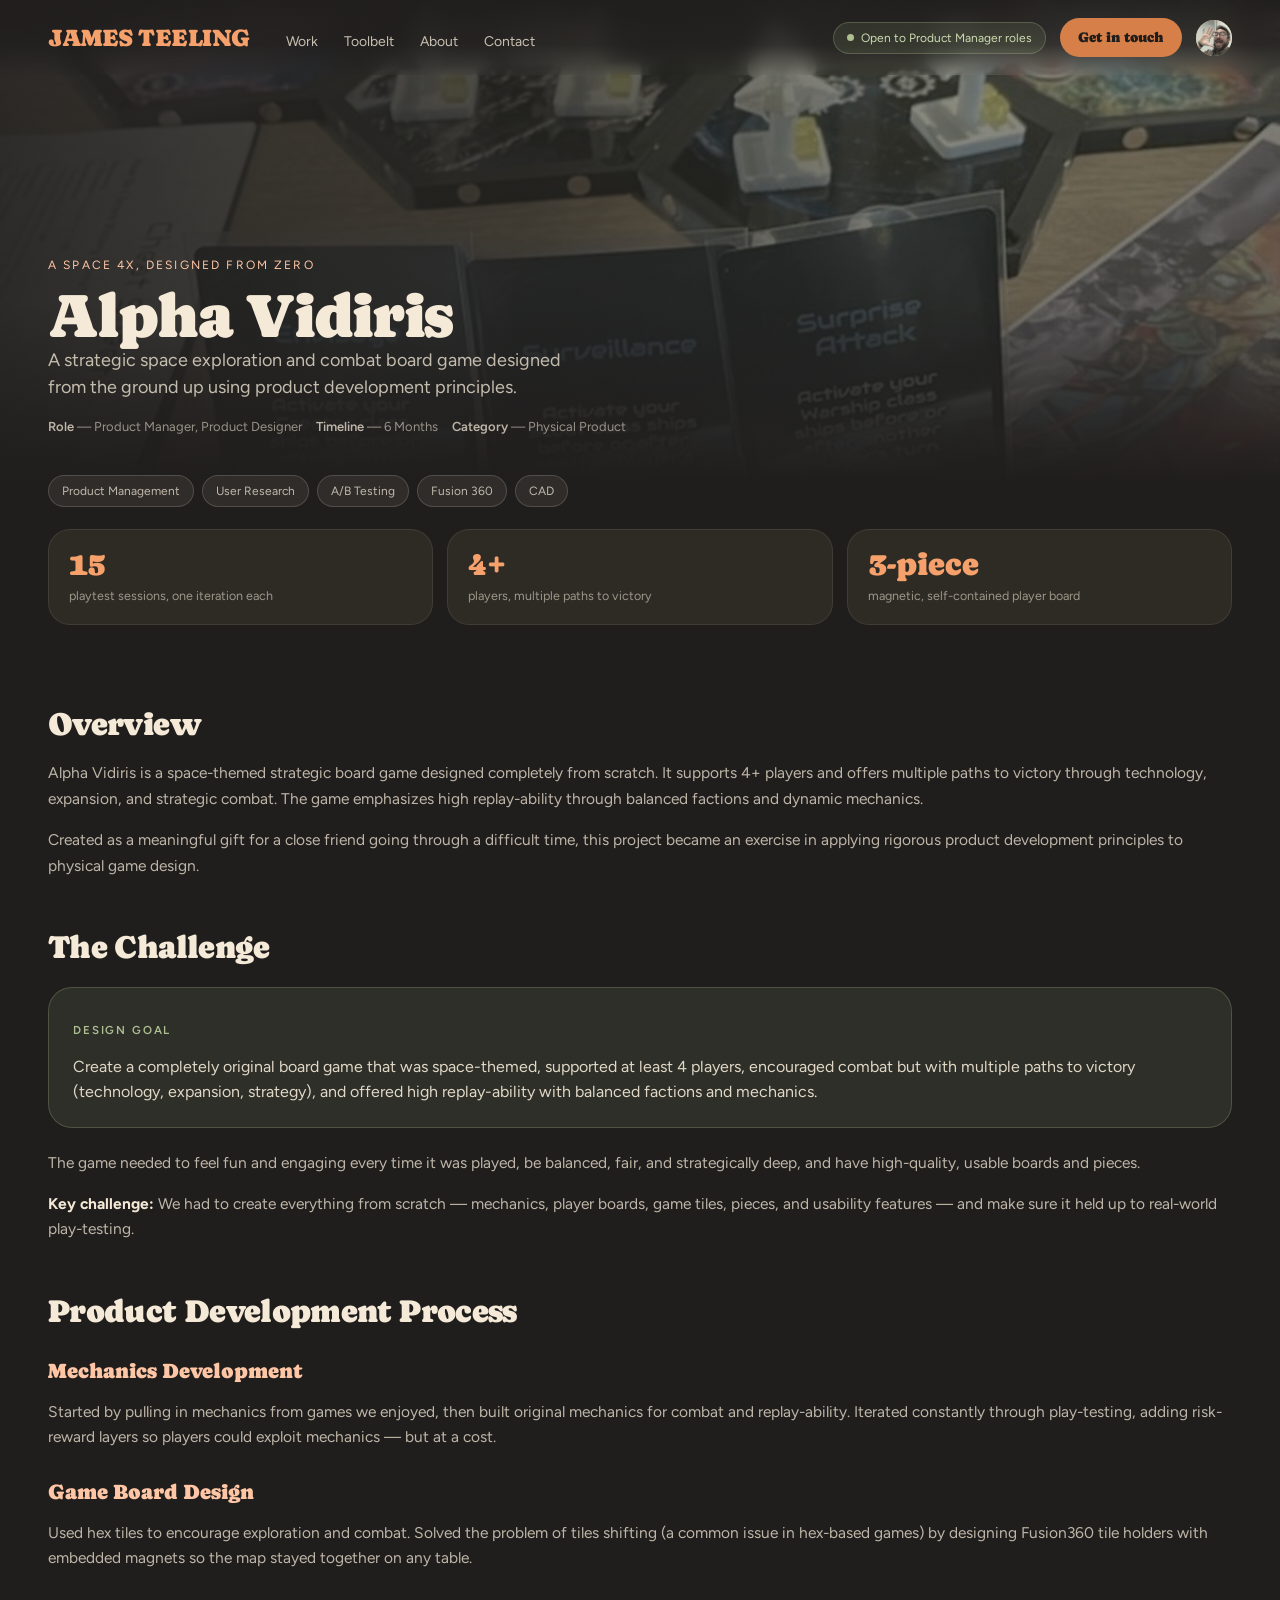
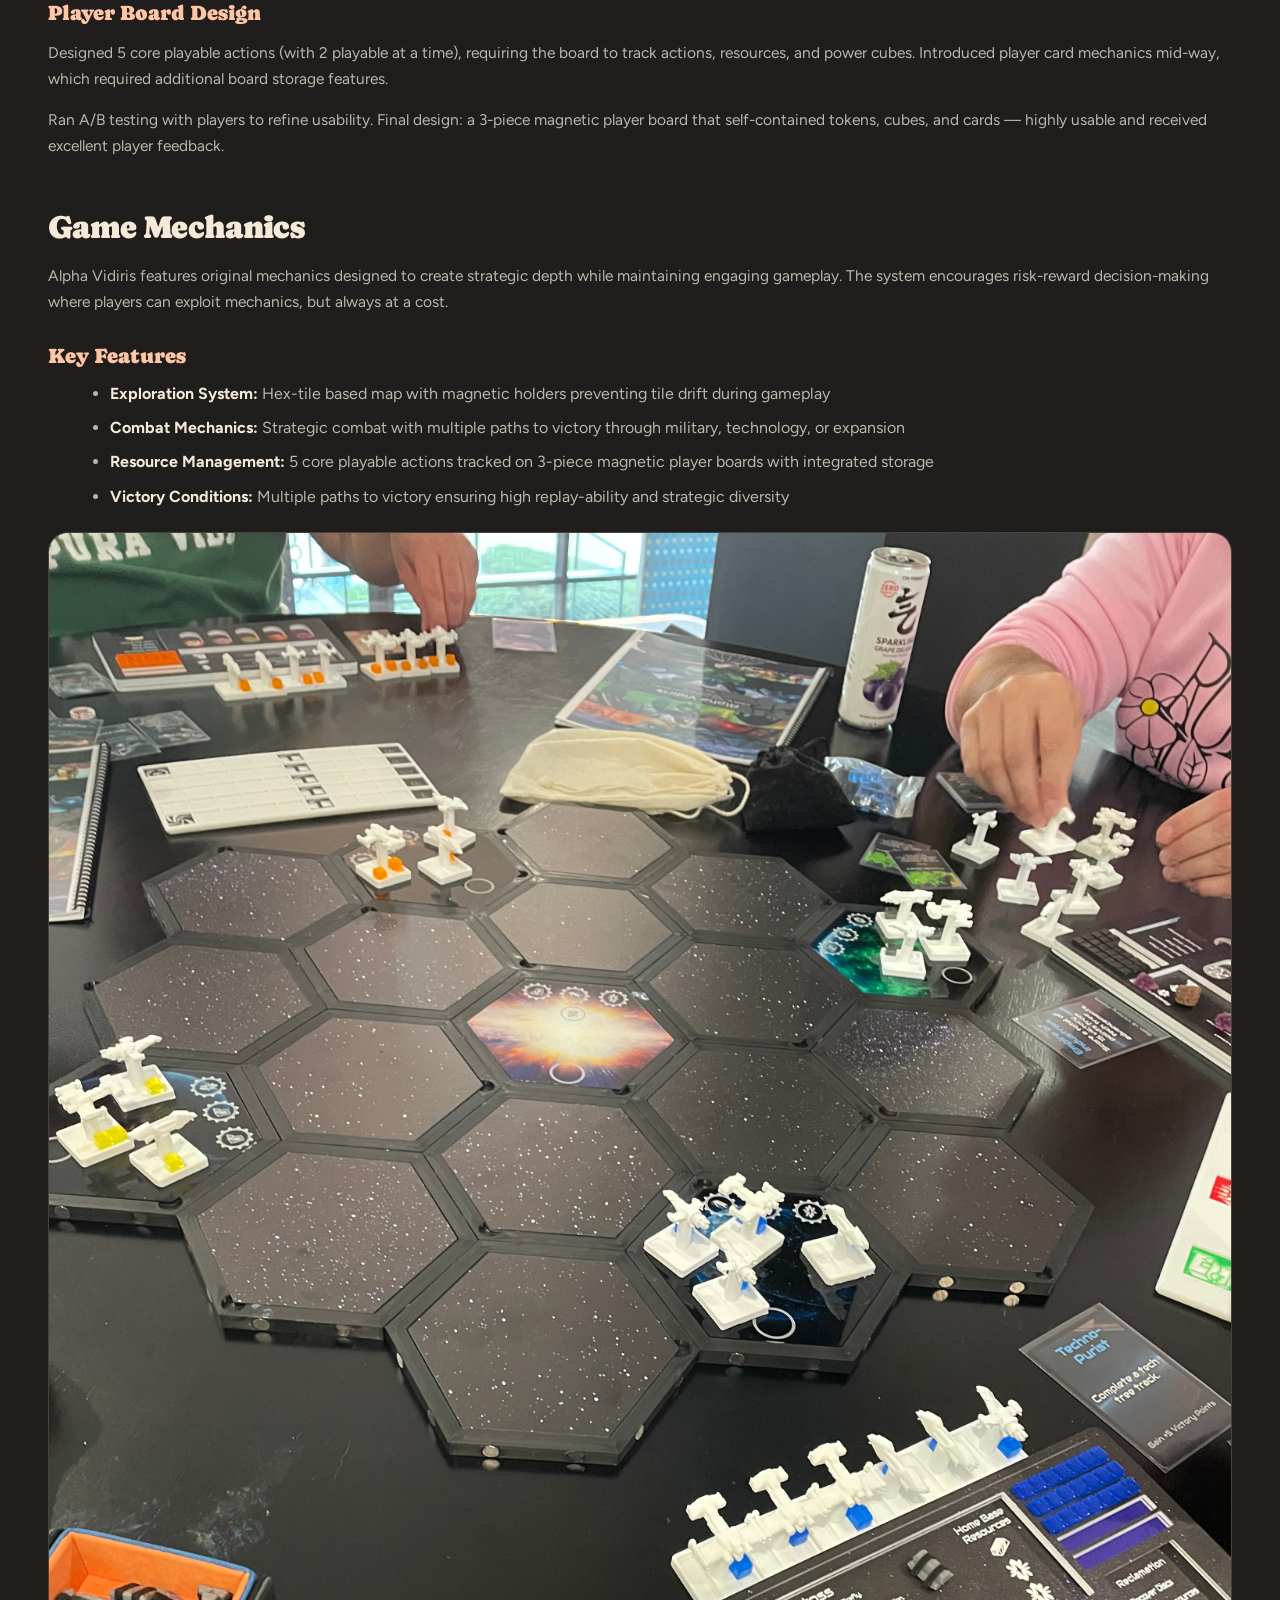
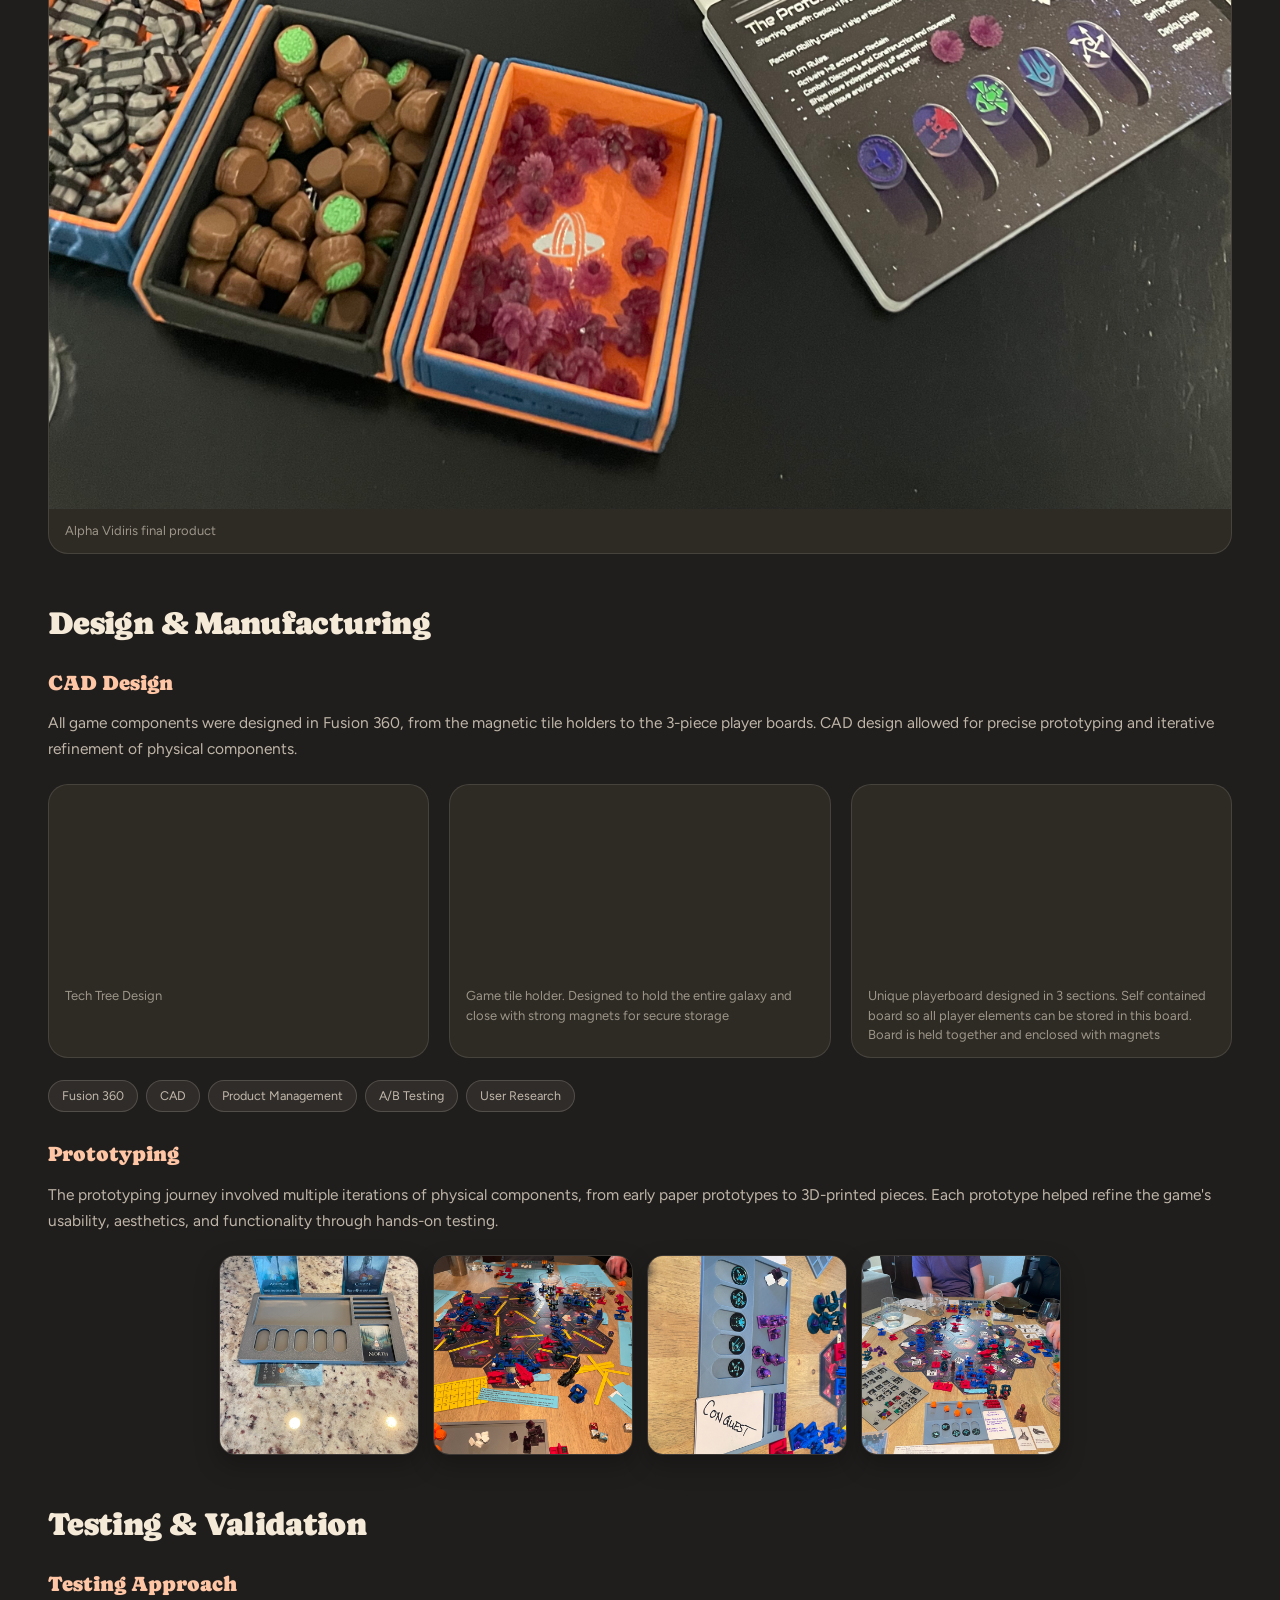
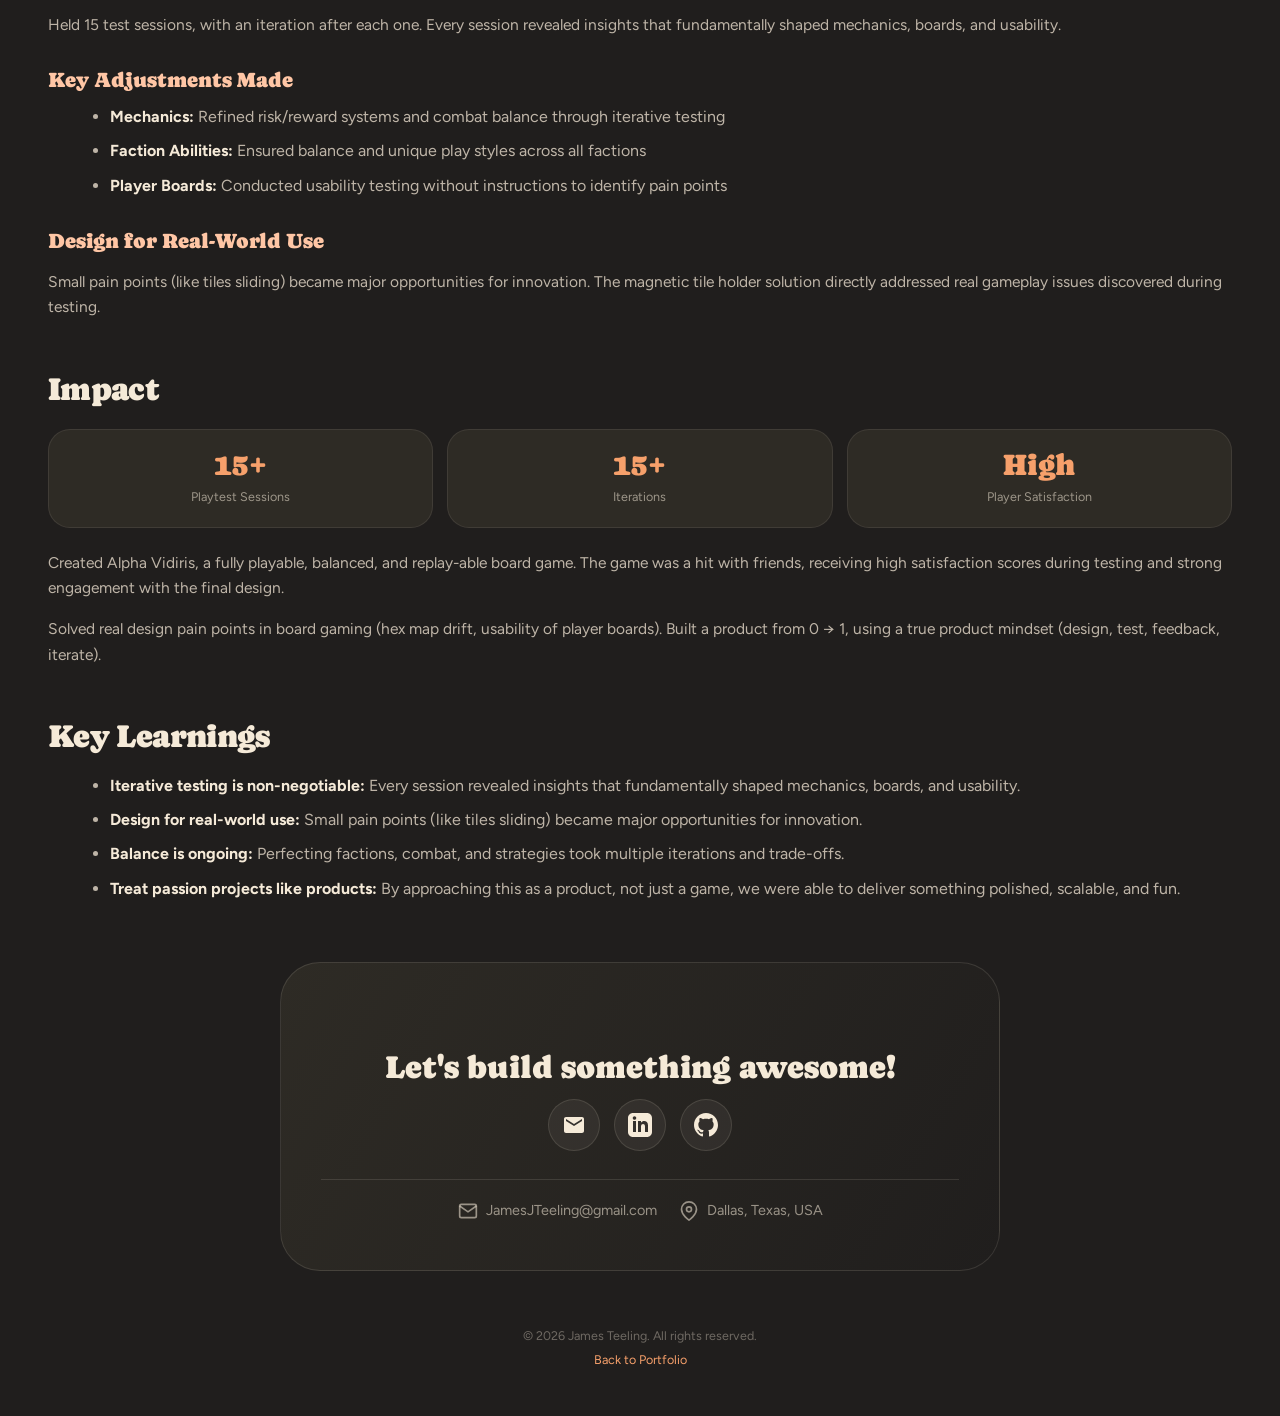
<file: projects/alpha-vidiris.html>
<!DOCTYPE html>
<html lang="en">
<head>
    <meta charset="UTF-8">
    <meta name="viewport" content="width=device-width, initial-scale=1.0">
    <meta name="description" content="Alpha Vidiris - Space Exploration Board Game Case Study">
    <title>Alpha Vidiris - James Teeling</title>
    <link rel="stylesheet" href="../styles.css">
    <link rel="stylesheet" href="case-study.css">
</head>
<body>
    <!-- Navigation -->
    <header class="nav">
      <div class="nav__left">
        <a class="wordmark" href="../index.html#top">JAMES TEELING</a>
        <nav class="nav__links" id="navLinks" aria-label="Sections">
          <a href="../index.html#work">Work</a>
          <a href="../index.html#toolbelt">Toolbelt</a>
          <a href="../index.html#about">About</a>
          <a href="../index.html#contact">Contact</a>
        </nav>
      </div>
      <div class="nav__right">
        <span class="pill-available"><span class="dot"></span>Open to Product Manager roles</span>
        <a class="btn-accent" href="../index.html#contact">Get in touch</a>
        <span class="avatar" aria-hidden="true"><img src="../assets/photos/portrait/james-teeling.jpg" alt=""></span>
        <button class="nav__toggle" id="navToggle" type="button" aria-label="Open menu" aria-expanded="false" aria-controls="navLinks">
          <svg width="19" height="19" viewBox="0 0 24 24" fill="none" stroke="currentColor" stroke-width="2.75" stroke-linecap="round" stroke-linejoin="round" aria-hidden="true"><path d="M4 6h16"/><path d="M4 12h16"/><path d="M4 18h16"/></svg>
        </button>
      </div>
    </header>

    <!-- Hero Section -->
    <section class="cs-hero">
        <div class="modal__art" style="background-image:linear-gradient(155deg,#56633f47,#201e1dbd), url('../assets/posters/alpha-vidiris.jpg')"></div>
        <div class="cs-hero__scrim"></div>
        <div class="cs-hero__fade"></div>
        <div class="cs-hero__content">
            <p class="modal__kicker">A space 4X, designed from zero</p>
            <h1 class="modal__title">Alpha Vidiris</h1>
            <p class="hero__blurb">A strategic space exploration and combat board game designed from the ground up using product development principles.</p>
            <p class="cs-hero__meta">
                <span><strong>Role</strong> — Product Manager, Product Designer</span>
                <span><strong>Timeline</strong> — 6 Months</span>
                <span><strong>Category</strong> — Physical Product</span>
            </p>
        </div>
    </section>
    <div class="cs-below-hero">
        <div class="chips">
            <span class="chip">Product Management</span>
            <span class="chip">User Research</span>
            <span class="chip">A/B Testing</span>
            <span class="chip">Fusion 360</span>
            <span class="chip">CAD</span>
        </div>
        <div class="metric-tiles">
            <div class="tile"><div class="tile__value">15</div><div class="tile__label">playtest sessions, one iteration each</div></div>
            <div class="tile"><div class="tile__value">4+</div><div class="tile__label">players, multiple paths to victory</div></div>
            <div class="tile"><div class="tile__value">3-piece</div><div class="tile__label">magnetic, self-contained player board</div></div>
        </div>
    </div>

    <!-- Main Content -->
    <div class="project-content">
        
        <!-- Overview Section -->
        <section class="content-section">
            <h2 class="section-title">Overview</h2>
            <p>Alpha Vidiris is a space-themed strategic board game designed completely from scratch. It supports 4+ players and offers multiple paths to victory through technology, expansion, and strategic combat. The game emphasizes high replay-ability through balanced factions and dynamic mechanics.</p>
            <p>Created as a meaningful gift for a close friend going through a difficult time, this project became an exercise in applying rigorous product development principles to physical game design.</p>
        </section>

        <!-- Problem Statement -->
        <section class="content-section">
            <h2 class="section-title">The Challenge</h2>
            <div class="highlight-box">
                <h3>Design Goal</h3>
                <p>Create a completely original board game that was space-themed, supported at least 4 players, encouraged combat but with multiple paths to victory (technology, expansion, strategy), and offered high replay-ability with balanced factions and mechanics.</p>
            </div>
            <p>The game needed to feel fun and engaging every time it was played, be balanced, fair, and strategically deep, and have high-quality, usable boards and pieces.</p>
            <p><strong>Key challenge:</strong> We had to create everything from scratch — mechanics, player boards, game tiles, pieces, and usability features — and make sure it held up to real-world play-testing.</p>
        </section>

        <!-- Product Development Process -->
        <section class="content-section">
            <h2 class="section-title">Product Development Process</h2>
            
            <h3 class="section-subtitle">Mechanics Development</h3>
            <p>Started by pulling in mechanics from games we enjoyed, then built original mechanics for combat and replay-ability. Iterated constantly through play-testing, adding risk-reward layers so players could exploit mechanics — but at a cost.</p>
            
            <h3 class="section-subtitle">Game Board Design</h3>
            <p>Used hex tiles to encourage exploration and combat. Solved the problem of tiles shifting (a common issue in hex-based games) by designing Fusion360 tile holders with embedded magnets so the map stayed together on any table.</p>

            <h3 class="section-subtitle">Player Board Design</h3>
            <p>Designed 5 core playable actions (with 2 playable at a time), requiring the board to track actions, resources, and power cubes. Introduced player card mechanics mid-way, which required additional board storage features.</p>
            <p>Ran A/B testing with players to refine usability. Final design: a 3-piece magnetic player board that self-contained tokens, cubes, and cards — highly usable and received excellent player feedback.</p>
        </section>

        <!-- Game Mechanics -->
        <section class="content-section">
            <h2 class="section-title">Game Mechanics</h2>
            <p>Alpha Vidiris features original mechanics designed to create strategic depth while maintaining engaging gameplay. The system encourages risk-reward decision-making where players can exploit mechanics, but always at a cost.</p>
            
            <h3 class="section-subtitle">Key Features</h3>
            <ul>
                <li><strong>Exploration System:</strong> Hex-tile based map with magnetic holders preventing tile drift during gameplay</li>
                <li><strong>Combat Mechanics:</strong> Strategic combat with multiple paths to victory through military, technology, or expansion</li>
                <li><strong>Resource Management:</strong> 5 core playable actions tracked on 3-piece magnetic player boards with integrated storage</li>
                <li><strong>Victory Conditions:</strong> Multiple paths to victory ensuring high replay-ability and strategic diversity</li>
            </ul>

            <!-- Add game images here -->
            <div class="image-gallery">
                <div class="gallery-item">
                    <img src="AV_assets/use/final16.jpeg" alt="Alpha Vidiris Board Game">
                    <div class="gallery-caption">Alpha Vidiris final product</div>
                </div>
                <!-- Add more images as needed -->
            </div>
        </section>

        <!-- Design & Manufacturing -->
        <section class="content-section">
            <h2 class="section-title">Design & Manufacturing</h2>
            
            <h3 class="section-subtitle">CAD Design</h3>
            <p>All game components were designed in Fusion 360, from the magnetic tile holders to the 3-piece player boards. CAD design allowed for precise prototyping and iterative refinement of physical components.</p>
            
            <div class="image-gallery">
                <div class="gallery-item video-gallery-item" onclick="openVideoModal('AV_assets/cad/cad1.mov')">
                    <video autoplay loop muted playsinline>
                        <source src="AV_assets/cad/cad1.mov" type="video/quicktime">
                    </video>
                    <div class="gallery-caption">Tech Tree Design</div>
                </div>
                <div class="gallery-item video-gallery-item" onclick="openVideoModal('AV_assets/cad/cad2.mov')">
                    <video autoplay loop muted playsinline>
                        <source src="AV_assets/cad/cad2.mov" type="video/quicktime">
                    </video>
                    <div class="gallery-caption">Game tile holder. Designed to hold the entire galaxy and close with strong magnets for secure storage</div>
                </div>
                <div class="gallery-item video-gallery-item" onclick="openVideoModal('AV_assets/cad/cad3.mov')">
                    <video autoplay loop muted playsinline>
                        <source src="AV_assets/cad/cad3.mov" type="video/quicktime">
                    </video>
                    <div class="gallery-caption">Unique playerboard designed in 3 sections. Self contained board so all player elements can be stored in this board. Board is held together and enclosed with magnets</div>
                </div>
            </div>
            
            <div class="tech-stack">
                <span class="tech-tag">Fusion 360</span>
                <span class="tech-tag">CAD</span>
                <span class="tech-tag">Product Management</span>
                <span class="tech-tag">A/B Testing</span>
                <span class="tech-tag">User Research</span>
            </div>

            <h3 class="section-subtitle">Prototyping</h3>
            <p>The prototyping journey involved multiple iterations of physical components, from early paper prototypes to 3D-printed pieces. Each prototype helped refine the game's usability, aesthetics, and functionality through hands-on testing.</p>

            <div class="prototype-gallery">
                <div class="prototype-thumbnail" onclick="openModal('AV_assets/use/prototype06.jpeg')">
                    <img src="AV_assets/use/prototype06.jpeg" alt="Alpha Vidiris Early Prototype">
                </div>
                <div class="prototype-thumbnail" onclick="openModal('AV_assets/use/prototype07.jpeg')">
                    <img src="AV_assets/use/prototype07.jpeg" alt="Alpha Vidiris Component Testing">
                </div>
                <div class="prototype-thumbnail" onclick="openModal('AV_assets/use/prototype08.jpeg')">
                    <img src="AV_assets/use/prototype08.jpeg" alt="Alpha Vidiris Magnetic System">
                </div>
                <div class="prototype-thumbnail" onclick="openModal('AV_assets/use/prototype10.jpeg')">
                    <img src="AV_assets/use/prototype10.jpeg" alt="Alpha Vidiris Refined Prototype">
                </div>
            </div>
        </section>

        <!-- Testing & Validation -->
        <section class="content-section">
            <h2 class="section-title">Testing & Validation</h2>
            
            <h3 class="section-subtitle">Testing Approach</h3>
            <p>Held 15 test sessions, with an iteration after each one. Every session revealed insights that fundamentally shaped mechanics, boards, and usability.</p>
            
            <h3 class="section-subtitle">Key Adjustments Made</h3>
            <ul>
                <li><strong>Mechanics:</strong> Refined risk/reward systems and combat balance through iterative testing</li>
                <li><strong>Faction Abilities:</strong> Ensured balance and unique play styles across all factions</li>
                <li><strong>Player Boards:</strong> Conducted usability testing without instructions to identify pain points</li>
            </ul>

            <h3 class="section-subtitle">Design for Real-World Use</h3>
            <p>Small pain points (like tiles sliding) became major opportunities for innovation. The magnetic tile holder solution directly addressed real gameplay issues discovered during testing.</p>
        </section>

        <!-- Results -->
        <section class="content-section">
            <h2 class="section-title">Impact</h2>
            
            <div class="stats-grid">
                <div class="stat-card">
                    <div class="stat-number">15+</div>
                    <div class="stat-label">Playtest Sessions</div>
                </div>
                <div class="stat-card">
                    <div class="stat-number">15+</div>
                    <div class="stat-label">Iterations</div>
                </div>
                <div class="stat-card">
                    <div class="stat-number">High</div>
                    <div class="stat-label">Player Satisfaction</div>
                </div>
            </div>

            <p>Created Alpha Vidiris, a fully playable, balanced, and replay-able board game. The game was a hit with friends, receiving high satisfaction scores during testing and strong engagement with the final design.</p>
            <p>Solved real design pain points in board gaming (hex map drift, usability of player boards). Built a product from 0 → 1, using a true product mindset (design, test, feedback, iterate).</p>
        </section>

        <!-- Key Learnings -->
        <section class="content-section">
            <h2 class="section-title">Key Learnings</h2>
            <ul>
                <li><strong>Iterative testing is non-negotiable:</strong> Every session revealed insights that fundamentally shaped mechanics, boards, and usability.</li>
                <li><strong>Design for real-world use:</strong> Small pain points (like tiles sliding) became major opportunities for innovation.</li>
                <li><strong>Balance is ongoing:</strong> Perfecting factions, combat, and strategies took multiple iterations and trade-offs.</li>
                <li><strong>Treat passion projects like products:</strong> By approaching this as a product, not just a game, we were able to deliver something polished, scalable, and fun.</li>
            </ul>
        </section>

        <!-- Call to Action -->
        <div class="contact-card-full">
            <h3>Let's build something awesome!</h3>
            <div class="social-links-large">
                <a href="mailto:JamesJTeeling@gmail.com?subject=Job Opportunity - Let's Connect" aria-label="Email">
                    <svg width="24" height="24" viewBox="0 0 24 24" fill="currentColor">
                        <path d="M20 4H4c-1.1 0-1.99.9-1.99 2L2 18c0 1.1.9 2 2 2h16c1.1 0 2-.9 2-2V6c0-1.1-.9-2-2-2zm0 4l-8 5-8-5V6l8 5 8-5v2z"/>
                    </svg>
                </a>
                <a href="https://linkedin.com/in/jamesteeling" target="_blank" aria-label="LinkedIn">
                    <svg width="24" height="24" viewBox="0 0 24 24" fill="currentColor">
                        <path d="M19 0h-14c-2.761 0-5 2.239-5 5v14c0 2.761 2.239 5 5 5h14c2.762 0 5-2.239 5-5v-14c0-2.761-2.238-5-5-5zm-11 19h-3v-11h3v11zm-1.5-12.268c-.966 0-1.75-.79-1.75-1.764s.784-1.764 1.75-1.764 1.75.79 1.75 1.764-.783 1.764-1.75 1.764zm13.5 12.268h-3v-5.604c0-3.368-4-3.113-4 0v5.604h-3v-11h3v1.765c1.396-2.586 7-2.777 7 2.476v6.759z"/>
                    </svg>
                </a>
                <a href="https://github.com/NostraJames" target="_blank" aria-label="GitHub">
                    <svg width="24" height="24" viewBox="0 0 24 24" fill="currentColor">
                        <path d="M12 0c-6.626 0-12 5.373-12 12 0 5.302 3.438 9.8 8.207 11.387.599.111.793-.261.793-.577v-2.234c-3.338.726-4.033-1.416-4.033-1.416-.546-1.387-1.333-1.756-1.333-1.756-1.089-.745.083-.729.083-.729 1.205.084 1.839 1.237 1.839 1.237 1.07 1.834 2.807 1.304 3.492.997.107-.775.418-1.305.762-1.604-2.665-.305-5.467-1.334-5.467-5.931 0-1.311.469-2.381 1.236-3.221-.124-.303-.535-1.524.117-3.176 0 0 1.008-.322 3.301 1.23.957-.266 1.983-.399 3.003-.404 1.02.005 2.047.138 3.006.404 2.291-1.552 3.297-1.23 3.297-1.23.653 1.653.242 2.874.118 3.176.77.84 1.235 1.911 1.235 3.221 0 4.609-2.807 5.624-5.479 5.921.43.372.823 1.102.823 2.222v3.293c0 .319.192.694.801.576 4.765-1.589 8.199-6.086 8.199-11.386 0-6.627-5.373-12-12-12z"/>
                    </svg>
                </a>
            </div>
            
            <div class="contact-info-centered">
                <div class="contact-item-inline">
                    <svg width="20" height="20" viewBox="0 0 24 24" fill="none" stroke="currentColor" stroke-width="2">
                        <path d="M4 4h16c1.1 0 2 .9 2 2v12c0 1.1-.9 2-2 2H4c-1.1 0-2-.9-2-2V6c0-1.1.9-2 2-2z"></path>
                        <polyline points="22,6 12,13 2,6"></polyline>
                    </svg>
                    <span>JamesJTeeling@gmail.com</span>
                </div>
                <div class="contact-item-inline">
                    <svg width="20" height="20" viewBox="0 0 24 24" fill="none" stroke="currentColor" stroke-width="2">
                        <path d="M21 10c0 7-9 13-9 13s-9-6-9-13a9 9 0 0 1 18 0z"></path>
                        <circle cx="12" cy="10" r="3"></circle>
                    </svg>
                    <span>Dallas, Texas, USA</span>
                </div>
            </div>
        </div>

    </div>

    <!-- Footer -->
    <footer class="project-footer">
        <p>&copy; 2026 James Teeling. All rights reserved.</p>
        <p><a href="../index.html">Back to Portfolio</a></p>
    </footer>

    <!-- Image Lightbox -->
    <div id="imageModal" class="lightbox" onclick="closeModal()">
        <span class="lightbox-close">&times;</span>
        <img class="lightbox-content" id="modalImage">
    </div>

    <!-- Video Lightbox -->
    <div id="videoModal" class="lightbox" onclick="closeVideoModal()">
        <span class="lightbox-close">&times;</span>
        <video class="lightbox-content" id="modalVideo" controls autoplay loop>
            <source id="modalVideoSource" type="video/quicktime">
        </video>
    </div>

    <script>
        function openModal(imageSrc) {
            const modal = document.getElementById('imageModal');
            const modalImg = document.getElementById('modalImage');
            modal.style.display = 'flex';
            modalImg.src = imageSrc;
            document.body.style.overflow = 'hidden';
        }

        function closeModal() {
            const modal = document.getElementById('imageModal');
            modal.style.display = 'none';
            document.body.style.overflow = 'auto';
        }

        function openVideoModal(videoSrc) {
            const modal = document.getElementById('videoModal');
            const modalVideo = document.getElementById('modalVideo');
            const modalVideoSource = document.getElementById('modalVideoSource');
            modalVideoSource.src = videoSrc;
            modalVideo.load();
            modal.style.display = 'flex';
            modalVideo.play();
            document.body.style.overflow = 'hidden';
        }

        function closeVideoModal() {
            const modal = document.getElementById('videoModal');
            const modalVideo = document.getElementById('modalVideo');
            modalVideo.pause();
            modal.style.display = 'none';
            document.body.style.overflow = 'auto';
        }

        // Close modals on Escape key
        document.addEventListener('keydown', function(event) {
            if (event.key === 'Escape') {
                closeModal();
                closeVideoModal();
            }
        });

        (function () {
            var navToggle = document.getElementById('navToggle');
            var navLinks = document.getElementById('navLinks');
            if (!navToggle || !navLinks) return;
            navToggle.addEventListener('click', function () {
                var open = navLinks.classList.toggle('is-open');
                navToggle.setAttribute('aria-expanded', String(open));
            });
        })();
    </script>

</body>
</html>
</file>
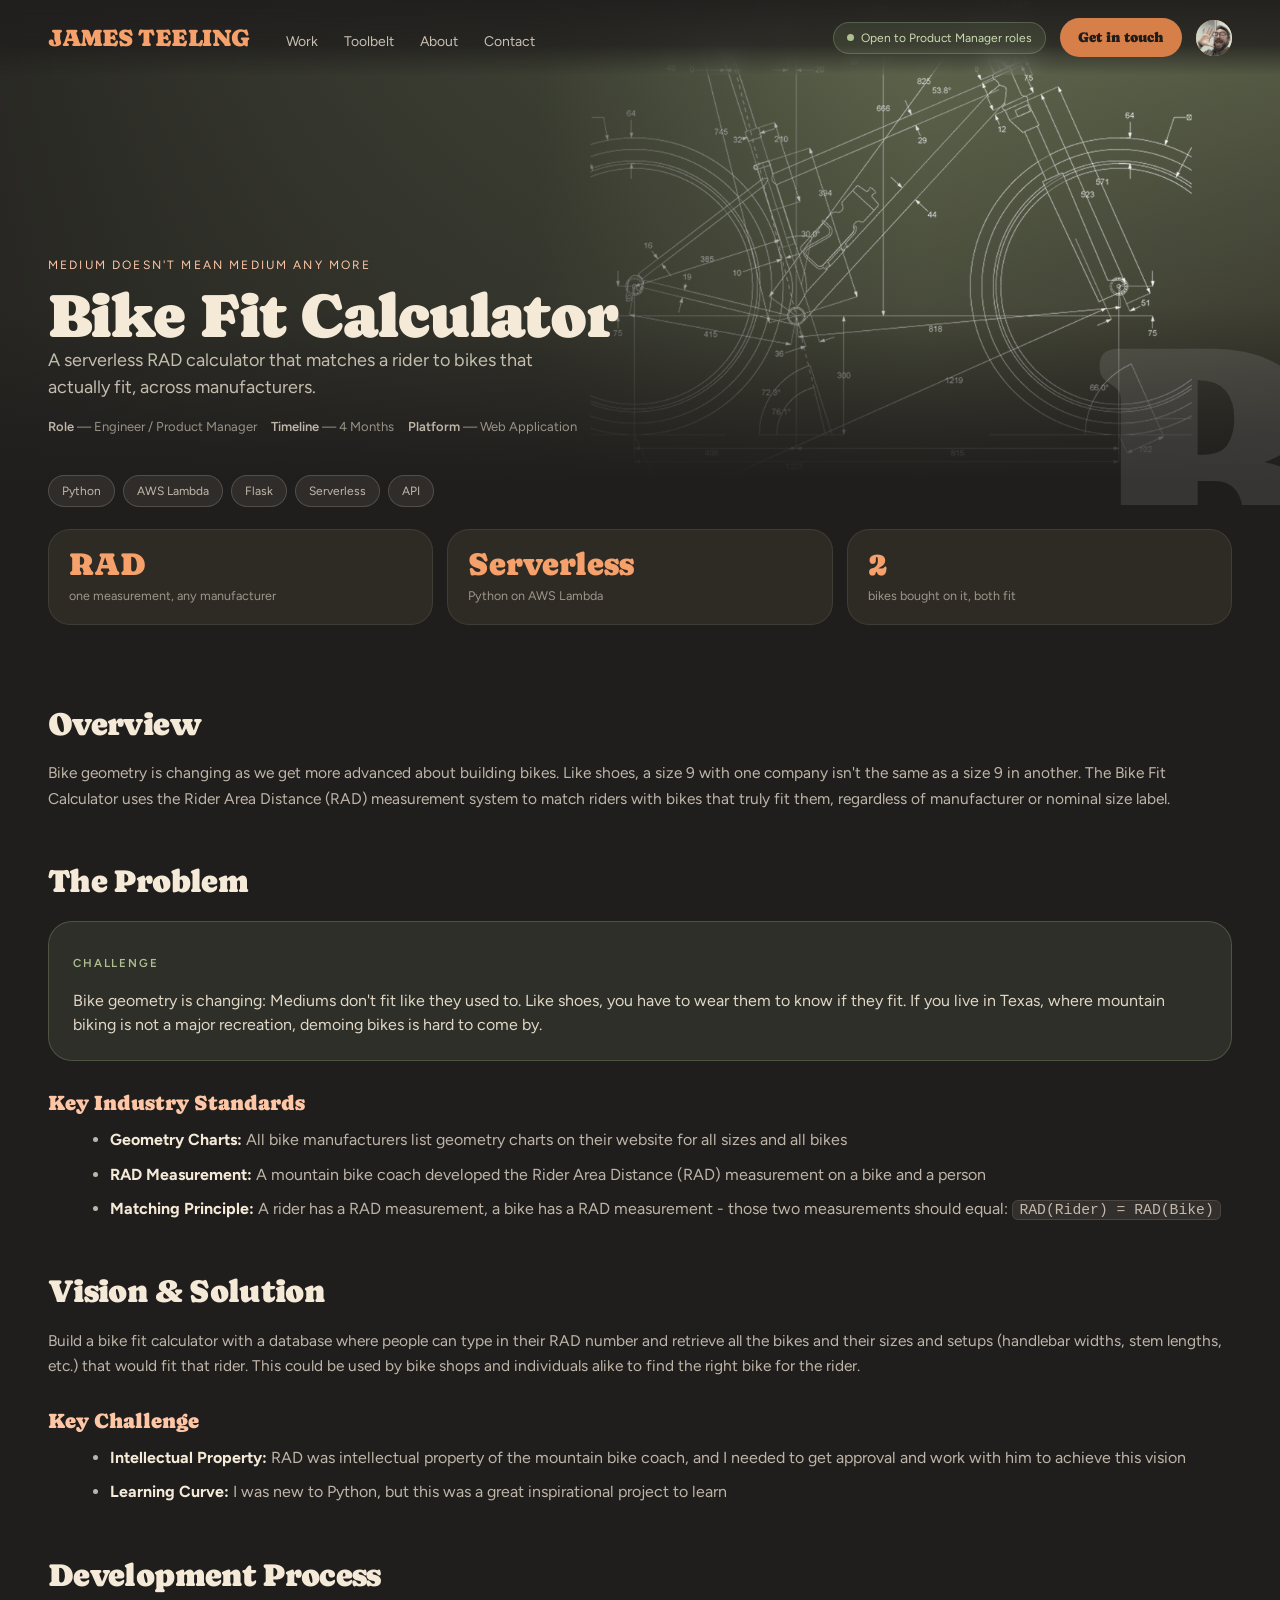
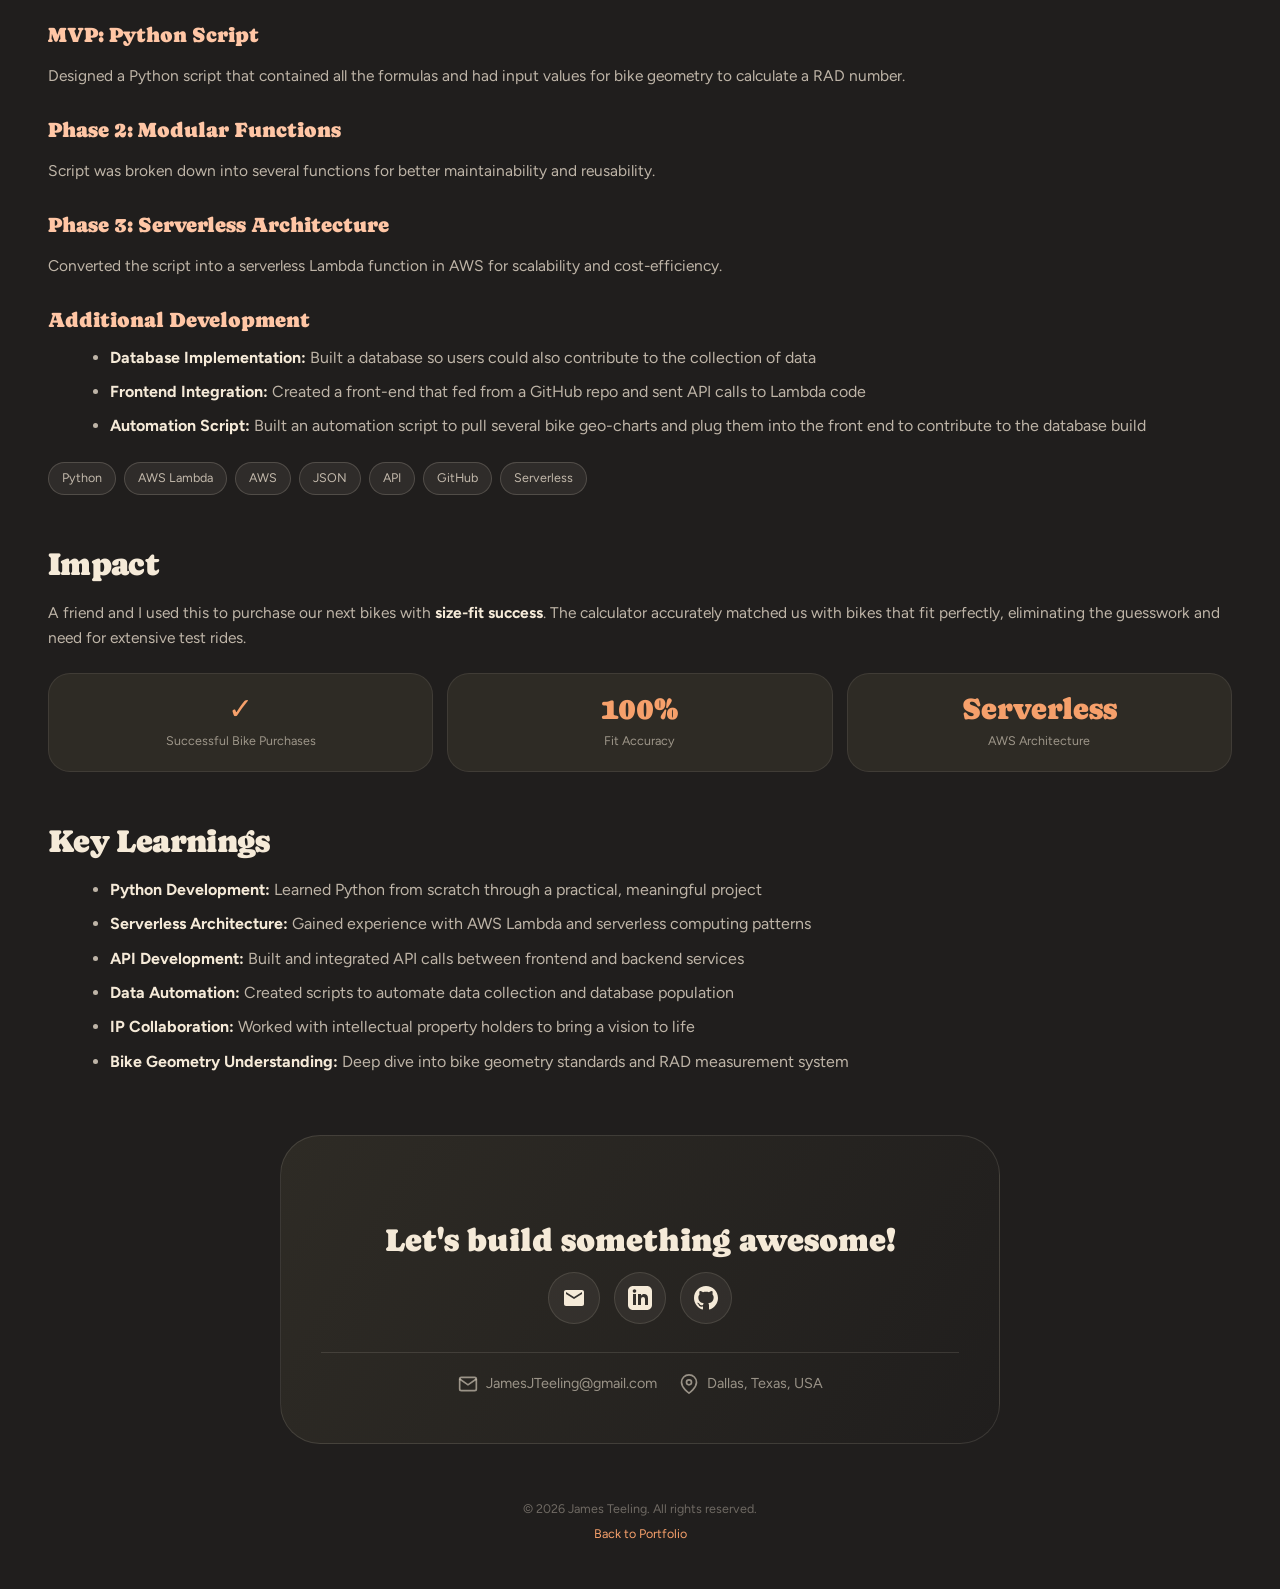
<file: projects/bike-fit-calculator.html>
<!DOCTYPE html>
<html lang="en">
<head>
    <meta charset="UTF-8">
    <meta name="viewport" content="width=device-width, initial-scale=1.0">
    <meta name="description" content="Bike Fit Calculator - Web Application Case Study">
    <title>Bike Fit Calculator - James Teeling</title>
    <link rel="stylesheet" href="../styles.css">
    <link rel="stylesheet" href="case-study.css">
</head>
<body>
    <!-- Navigation -->
    <header class="nav">
      <div class="nav__left">
        <a class="wordmark" href="../index.html#top">JAMES TEELING</a>
        <nav class="nav__links" id="navLinks" aria-label="Sections">
          <a href="../index.html#work">Work</a>
          <a href="../index.html#toolbelt">Toolbelt</a>
          <a href="../index.html#about">About</a>
          <a href="../index.html#contact">Contact</a>
        </nav>
      </div>
      <div class="nav__right">
        <span class="pill-available"><span class="dot"></span>Open to Product Manager roles</span>
        <a class="btn-accent" href="../index.html#contact">Get in touch</a>
        <span class="avatar" aria-hidden="true"><img src="../assets/photos/portrait/james-teeling.jpg" alt=""></span>
        <button class="nav__toggle" id="navToggle" type="button" aria-label="Open menu" aria-expanded="false" aria-controls="navLinks">
          <svg width="19" height="19" viewBox="0 0 24 24" fill="none" stroke="currentColor" stroke-width="2.75" stroke-linecap="round" stroke-linejoin="round" aria-hidden="true"><path d="M4 6h16"/><path d="M4 12h16"/><path d="M4 18h16"/></svg>
        </button>
      </div>
    </header>

    <!-- Hero Section -->
    <section class="cs-hero">
        <div class="modal__art art-line" style="background-image:url('../assets/posters/bike-fit-calculator.png'), linear-gradient(155deg,#8fa073,#2e2b25)"></div>
        <div class="cs-hero__scrim"></div>
        <div class="cs-hero__fade"></div>
        <div class="modal__glyph" aria-hidden="true">B</div>
        <div class="cs-hero__content">
            <p class="modal__kicker">Medium doesn't mean medium any more</p>
            <h1 class="modal__title">Bike Fit Calculator</h1>
            <p class="hero__blurb">A serverless RAD calculator that matches a rider to bikes that actually fit, across manufacturers.</p>
            <p class="cs-hero__meta">
                <span><strong>Role</strong> — Engineer / Product Manager</span>
                <span><strong>Timeline</strong> — 4 Months</span>
                <span><strong>Platform</strong> — Web Application</span>
            </p>
        </div>
    </section>
    <div class="cs-below-hero">
        <div class="chips">
            <span class="chip">Python</span>
            <span class="chip">AWS Lambda</span>
            <span class="chip">Flask</span>
            <span class="chip">Serverless</span>
            <span class="chip">API</span>
        </div>
        <div class="metric-tiles">
            <div class="tile"><div class="tile__value">RAD</div><div class="tile__label">one measurement, any manufacturer</div></div>
            <div class="tile"><div class="tile__value">Serverless</div><div class="tile__label">Python on AWS Lambda</div></div>
            <div class="tile"><div class="tile__value">2</div><div class="tile__label">bikes bought on it, both fit</div></div>
        </div>
    </div>

    <!-- Main Content -->
    <div class="project-content">
        
        <!-- Overview Section -->
        <section class="content-section">
            <h2 class="section-title">Overview</h2>
            <p>Bike geometry is changing as we get more advanced about building bikes. Like shoes, a size 9 with one company isn't the same as a size 9 in another. The Bike Fit Calculator uses the Rider Area Distance (RAD) measurement system to match riders with bikes that truly fit them, regardless of manufacturer or nominal size label.</p>
        </section>

        <!-- Problem Statement -->
        <section class="content-section">
            <h2 class="section-title">The Problem</h2>
            <div class="highlight-box">
                <h3>Challenge</h3>
                <p>Bike geometry is changing: Mediums don't fit like they used to. Like shoes, you have to wear them to know if they fit. If you live in Texas, where mountain biking is not a major recreation, demoing bikes is hard to come by.</p>
            </div>
            
            <h3 class="section-subtitle">Key Industry Standards</h3>
            <ul>
                <li><strong>Geometry Charts:</strong> All bike manufacturers list geometry charts on their website for all sizes and all bikes</li>
                <li><strong>RAD Measurement:</strong> A mountain bike coach developed the Rider Area Distance (RAD) measurement on a bike and a person</li>
                <li><strong>Matching Principle:</strong> A rider has a RAD measurement, a bike has a RAD measurement - those two measurements should equal: <code>RAD(Rider) = RAD(Bike)</code></li>
            </ul>
        </section>

        <!-- Solution -->
        <section class="content-section">
            <h2 class="section-title">Vision & Solution</h2>
            <p>Build a bike fit calculator with a database where people can type in their RAD number and retrieve all the bikes and their sizes and setups (handlebar widths, stem lengths, etc.) that would fit that rider. This could be used by bike shops and individuals alike to find the right bike for the rider.</p>
            
            <h3 class="section-subtitle">Key Challenge</h3>
            <ul>
                <li><strong>Intellectual Property:</strong> RAD was intellectual property of the mountain bike coach, and I needed to get approval and work with him to achieve this vision</li>
                <li><strong>Learning Curve:</strong> I was new to Python, but this was a great inspirational project to learn</li>
            </ul>
        </section>

        <!-- Development Process -->
        <section class="content-section">
            <h2 class="section-title">Development Process</h2>
            
            <h3 class="section-subtitle">MVP: Python Script</h3>
            <p>Designed a Python script that contained all the formulas and had input values for bike geometry to calculate a RAD number.</p>
            
            <h3 class="section-subtitle">Phase 2: Modular Functions</h3>
            <p>Script was broken down into several functions for better maintainability and reusability.</p>
            
            <h3 class="section-subtitle">Phase 3: Serverless Architecture</h3>
            <p>Converted the script into a serverless Lambda function in AWS for scalability and cost-efficiency.</p>
            
            <h3 class="section-subtitle">Additional Development</h3>
            <ul>
                <li><strong>Database Implementation:</strong> Built a database so users could also contribute to the collection of data</li>
                <li><strong>Frontend Integration:</strong> Created a front-end that fed from a GitHub repo and sent API calls to Lambda code</li>
                <li><strong>Automation Script:</strong> Built an automation script to pull several bike geo-charts and plug them into the front end to contribute to the database build</li>
            </ul>
            
            <div class="tech-stack">
                <span class="tech-tag">Python</span>
                <span class="tech-tag">AWS Lambda</span>
                <span class="tech-tag">AWS</span>
                <span class="tech-tag">JSON</span>
                <span class="tech-tag">API</span>
                <span class="tech-tag">GitHub</span>
                <span class="tech-tag">Serverless</span>
            </div>
        </section>


        <!-- Results -->
        <section class="content-section">
            <h2 class="section-title">Impact</h2>
            <p>A friend and I used this to purchase our next bikes with <strong>size-fit success</strong>. The calculator accurately matched us with bikes that fit perfectly, eliminating the guesswork and need for extensive test rides.</p>
            
            <div class="stats-grid">
                <div class="stat-card">
                    <div class="stat-number">✓</div>
                    <div class="stat-label">Successful Bike Purchases</div>
                </div>
                <div class="stat-card">
                    <div class="stat-number">100%</div>
                    <div class="stat-label">Fit Accuracy</div>
                </div>
                <div class="stat-card">
                    <div class="stat-number">Serverless</div>
                    <div class="stat-label">AWS Architecture</div>
                </div>
            </div>
        </section>

        <!-- Key Learnings -->
        <section class="content-section">
            <h2 class="section-title">Key Learnings</h2>
            <ul>
                <li><strong>Python Development:</strong> Learned Python from scratch through a practical, meaningful project</li>
                <li><strong>Serverless Architecture:</strong> Gained experience with AWS Lambda and serverless computing patterns</li>
                <li><strong>API Development:</strong> Built and integrated API calls between frontend and backend services</li>
                <li><strong>Data Automation:</strong> Created scripts to automate data collection and database population</li>
                <li><strong>IP Collaboration:</strong> Worked with intellectual property holders to bring a vision to life</li>
                <li><strong>Bike Geometry Understanding:</strong> Deep dive into bike geometry standards and RAD measurement system</li>
            </ul>
        </section>

        <!-- Call to Action -->
        <div class="contact-card-full">
            <h3>Let's build something awesome!</h3>
            <div class="social-links-large">
                <a href="mailto:JamesJTeeling@gmail.com?subject=Job Opportunity - Let's Connect" aria-label="Email">
                    <svg width="24" height="24" viewBox="0 0 24 24" fill="currentColor">
                        <path d="M20 4H4c-1.1 0-1.99.9-1.99 2L2 18c0 1.1.9 2 2 2h16c1.1 0 2-.9 2-2V6c0-1.1-.9-2-2-2zm0 4l-8 5-8-5V6l8 5 8-5v2z"/>
                    </svg>
                </a>
                <a href="https://linkedin.com/in/jamesteeling" target="_blank" aria-label="LinkedIn">
                    <svg width="24" height="24" viewBox="0 0 24 24" fill="currentColor">
                        <path d="M19 0h-14c-2.761 0-5 2.239-5 5v14c0 2.761 2.239 5 5 5h14c2.762 0 5-2.239 5-5v-14c0-2.761-2.238-5-5-5zm-11 19h-3v-11h3v11zm-1.5-12.268c-.966 0-1.75-.79-1.75-1.764s.784-1.764 1.75-1.764 1.75.79 1.75 1.764-.783 1.764-1.75 1.764zm13.5 12.268h-3v-5.604c0-3.368-4-3.113-4 0v5.604h-3v-11h3v1.765c1.396-2.586 7-2.777 7 2.476v6.759z"/>
                    </svg>
                </a>
                <a href="https://github.com/NostraJames" target="_blank" aria-label="GitHub">
                    <svg width="24" height="24" viewBox="0 0 24 24" fill="currentColor">
                        <path d="M12 0c-6.626 0-12 5.373-12 12 0 5.302 3.438 9.8 8.207 11.387.599.111.793-.261.793-.577v-2.234c-3.338.726-4.033-1.416-4.033-1.416-.546-1.387-1.333-1.756-1.333-1.756-1.089-.745.083-.729.083-.729 1.205.084 1.839 1.237 1.839 1.237 1.07 1.834 2.807 1.304 3.492.997.107-.775.418-1.305.762-1.604-2.665-.305-5.467-1.334-5.467-5.931 0-1.311.469-2.381 1.236-3.221-.124-.303-.535-1.524.117-3.176 0 0 1.008-.322 3.301 1.23.957-.266 1.983-.399 3.003-.404 1.02.005 2.047.138 3.006.404 2.291-1.552 3.297-1.23 3.297-1.23.653 1.653.242 2.874.118 3.176.77.84 1.235 1.911 1.235 3.221 0 4.609-2.807 5.624-5.479 5.921.43.372.823 1.102.823 2.222v3.293c0 .319.192.694.801.576 4.765-1.589 8.199-6.086 8.199-11.386 0-6.627-5.373-12-12-12z"/>
                    </svg>
                </a>
            </div>
            
            <div class="contact-info-centered">
                <div class="contact-item-inline">
                    <svg width="20" height="20" viewBox="0 0 24 24" fill="none" stroke="currentColor" stroke-width="2">
                        <path d="M4 4h16c1.1 0 2 .9 2 2v12c0 1.1-.9 2-2 2H4c-1.1 0-2-.9-2-2V6c0-1.1.9-2 2-2z"></path>
                        <polyline points="22,6 12,13 2,6"></polyline>
                    </svg>
                    <span>JamesJTeeling@gmail.com</span>
                </div>
                <div class="contact-item-inline">
                    <svg width="20" height="20" viewBox="0 0 24 24" fill="none" stroke="currentColor" stroke-width="2">
                        <path d="M21 10c0 7-9 13-9 13s-9-6-9-13a9 9 0 0 1 18 0z"></path>
                        <circle cx="12" cy="10" r="3"></circle>
                    </svg>
                    <span>Dallas, Texas, USA</span>
                </div>
            </div>
        </div>

    </div>

    <!-- Footer -->
    <footer class="project-footer">
        <p>&copy; 2026 James Teeling. All rights reserved.</p>
        <p><a href="../index.html">Back to Portfolio</a></p>
    </footer>

    <script>
        (function () {
            var navToggle = document.getElementById('navToggle');
            var navLinks = document.getElementById('navLinks');
            if (!navToggle || !navLinks) return;
            navToggle.addEventListener('click', function () {
                var open = navLinks.classList.toggle('is-open');
                navToggle.setAttribute('aria-expanded', String(open));
            });
        })();
    </script>

</body>
</html>
</file>
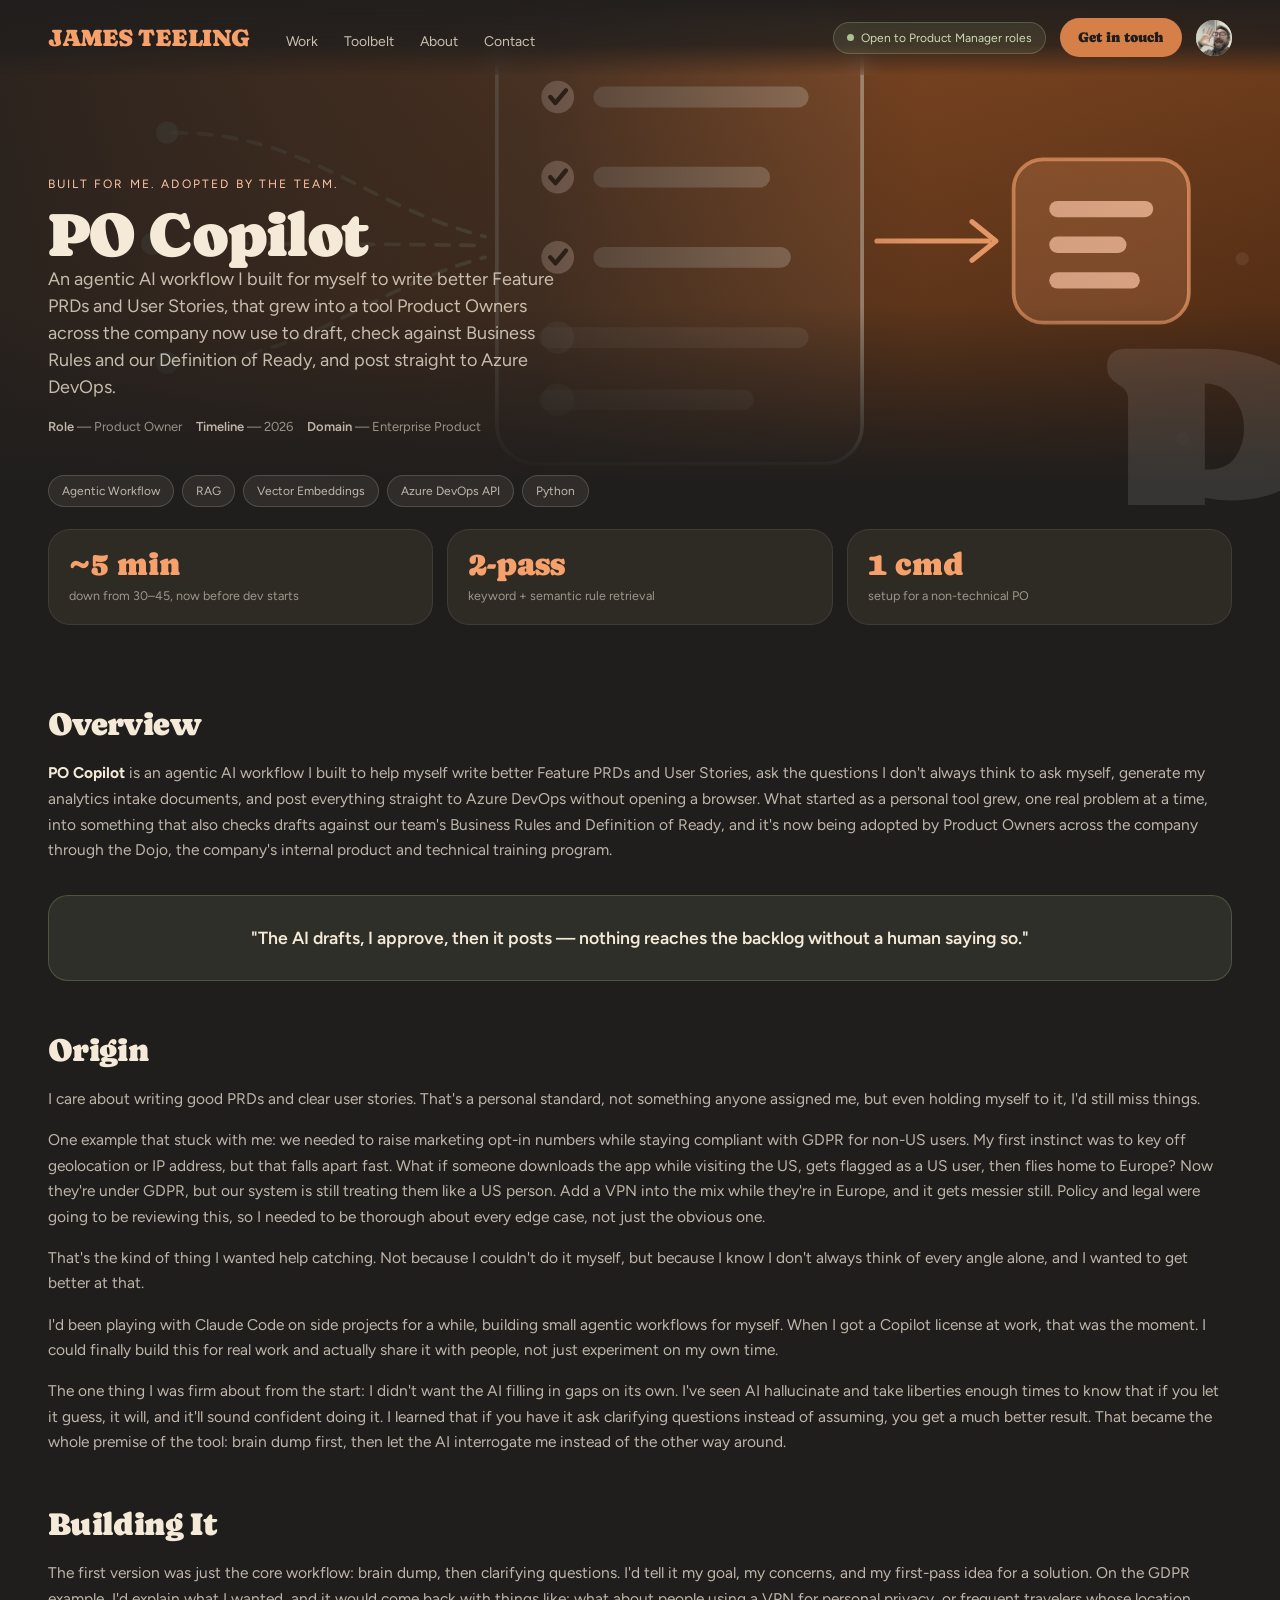
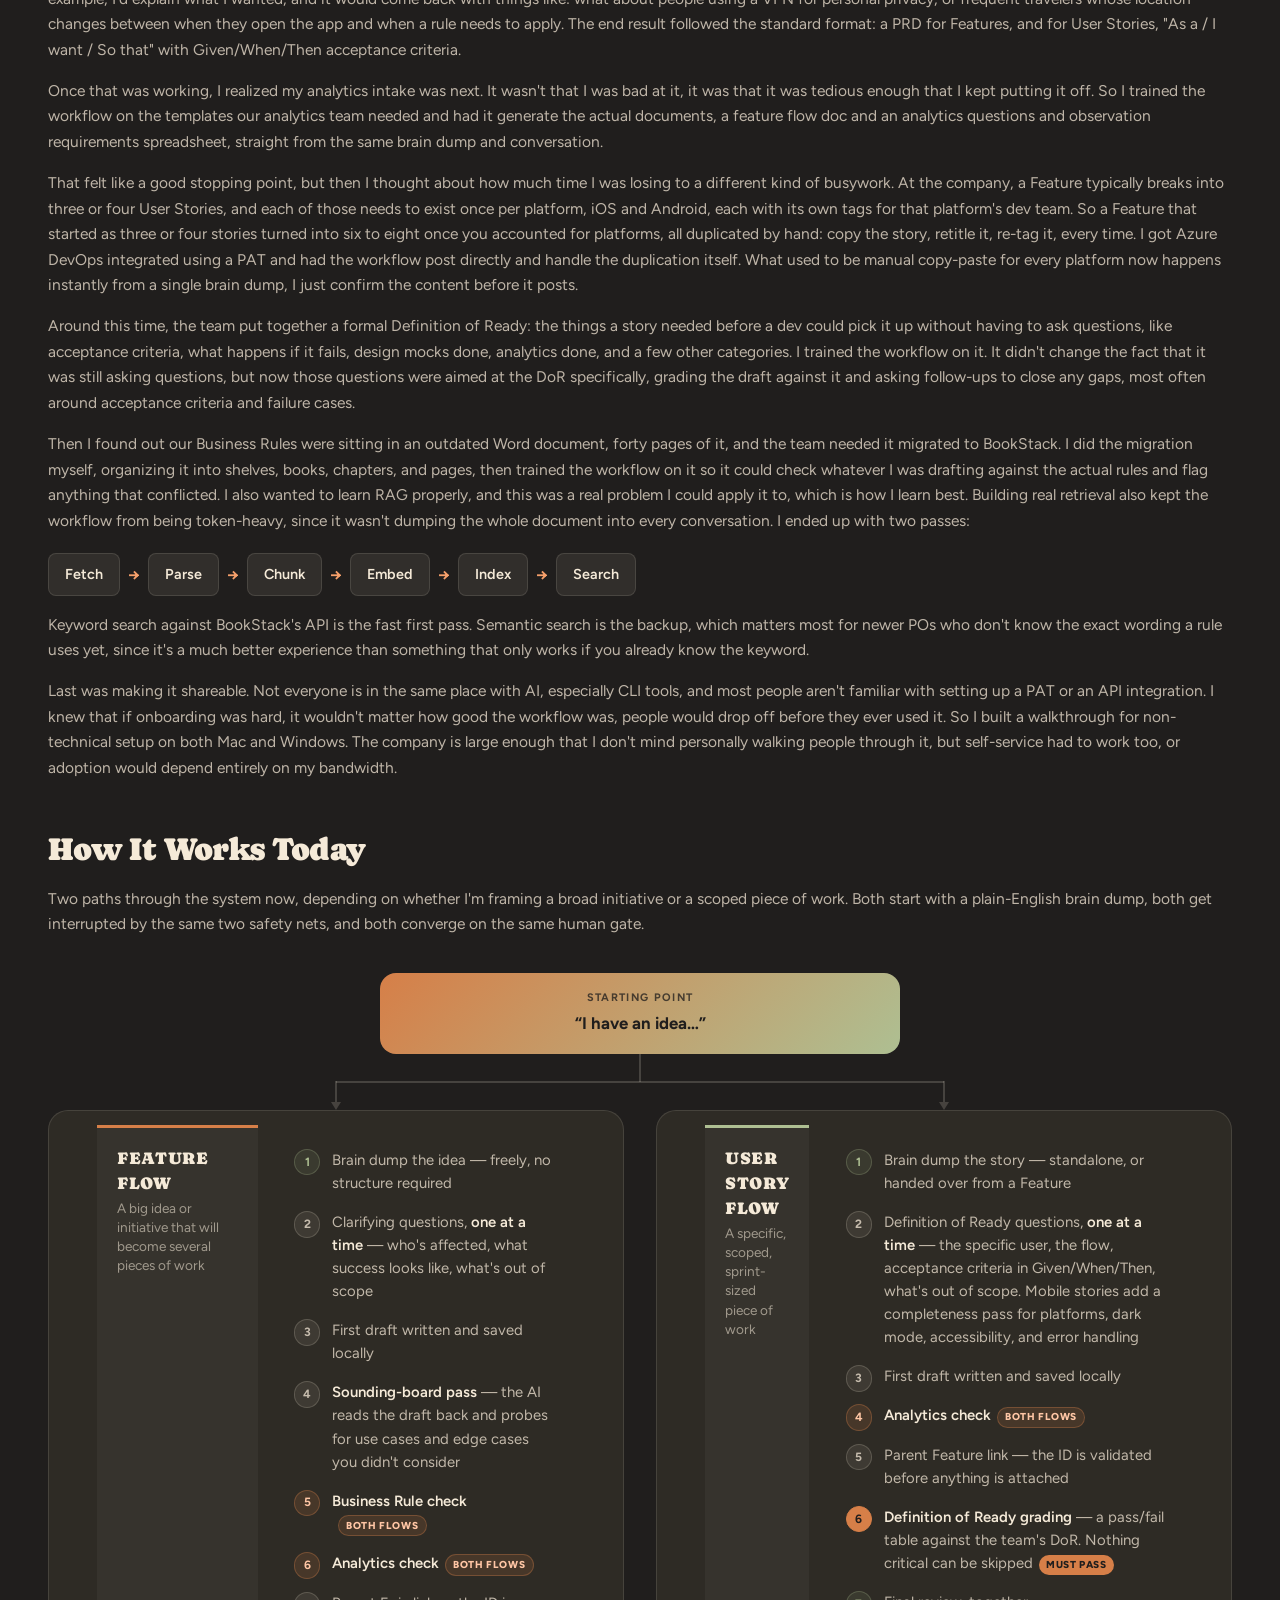
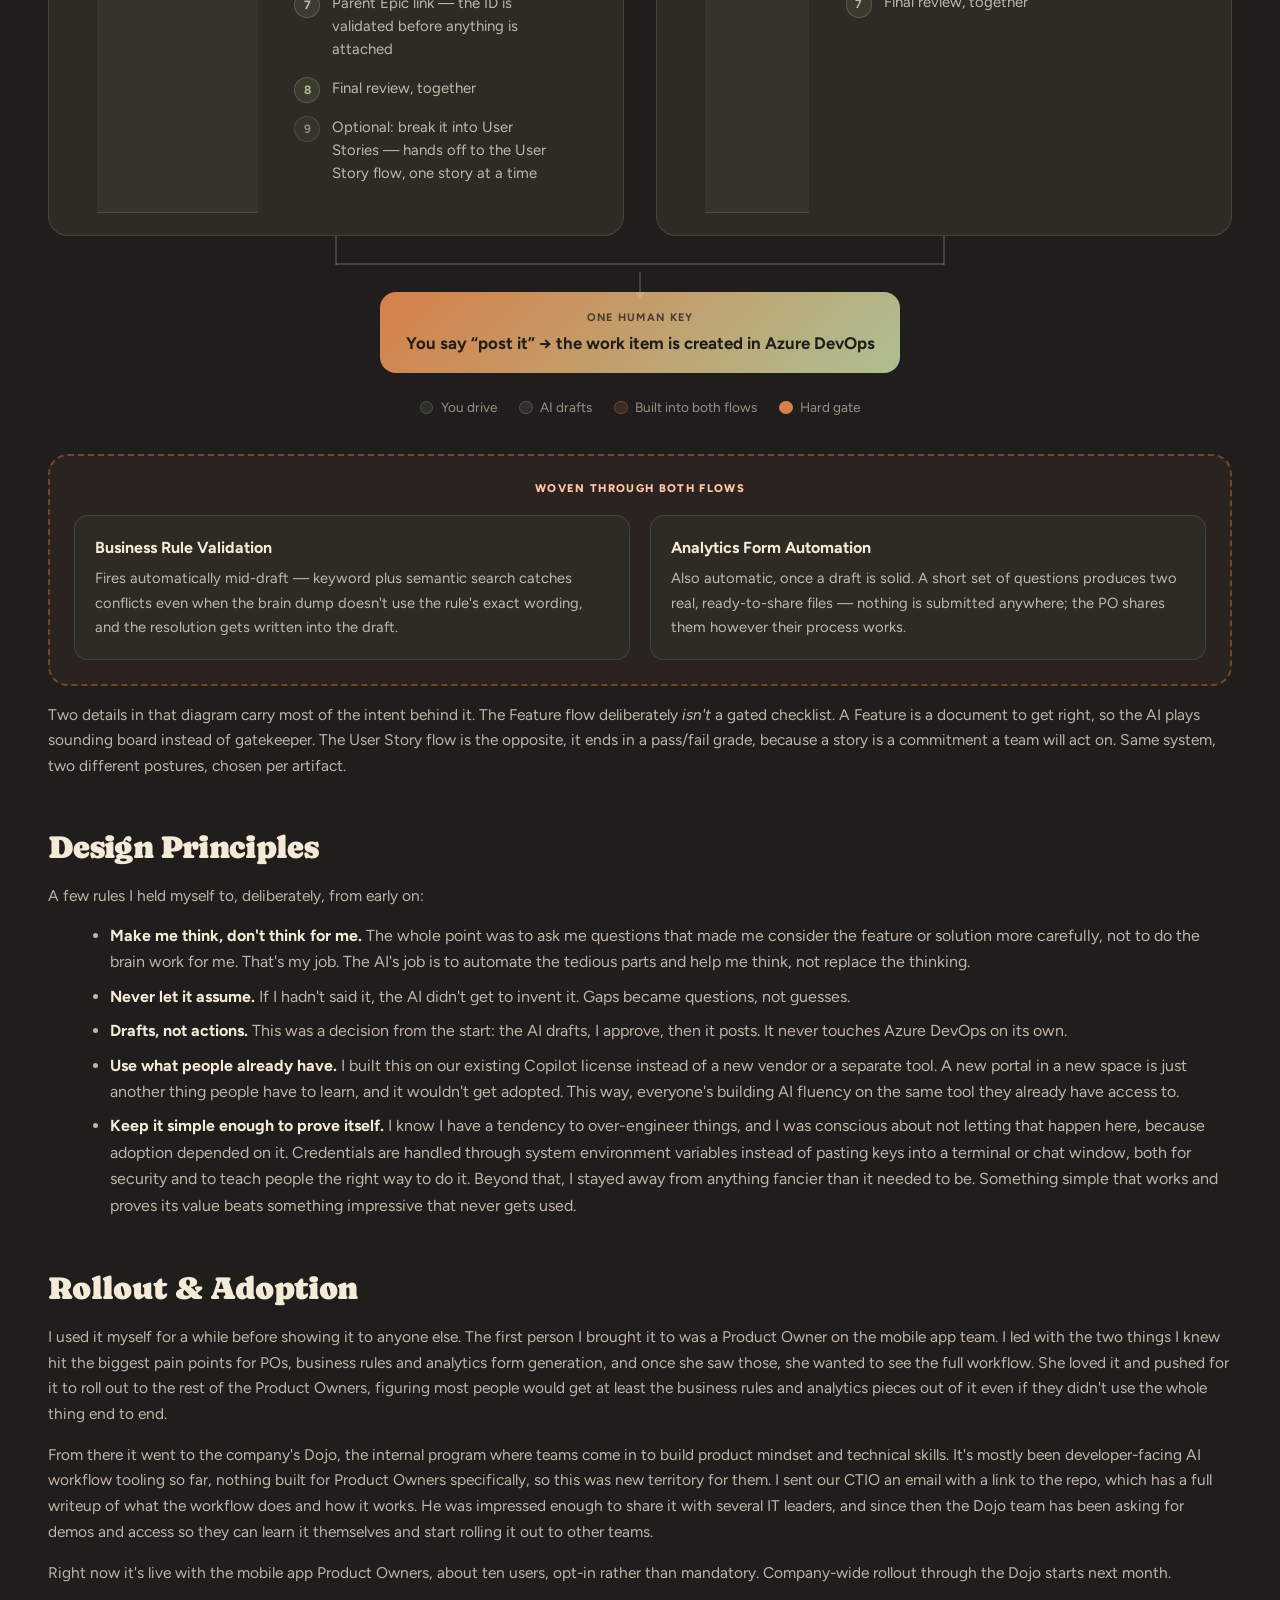
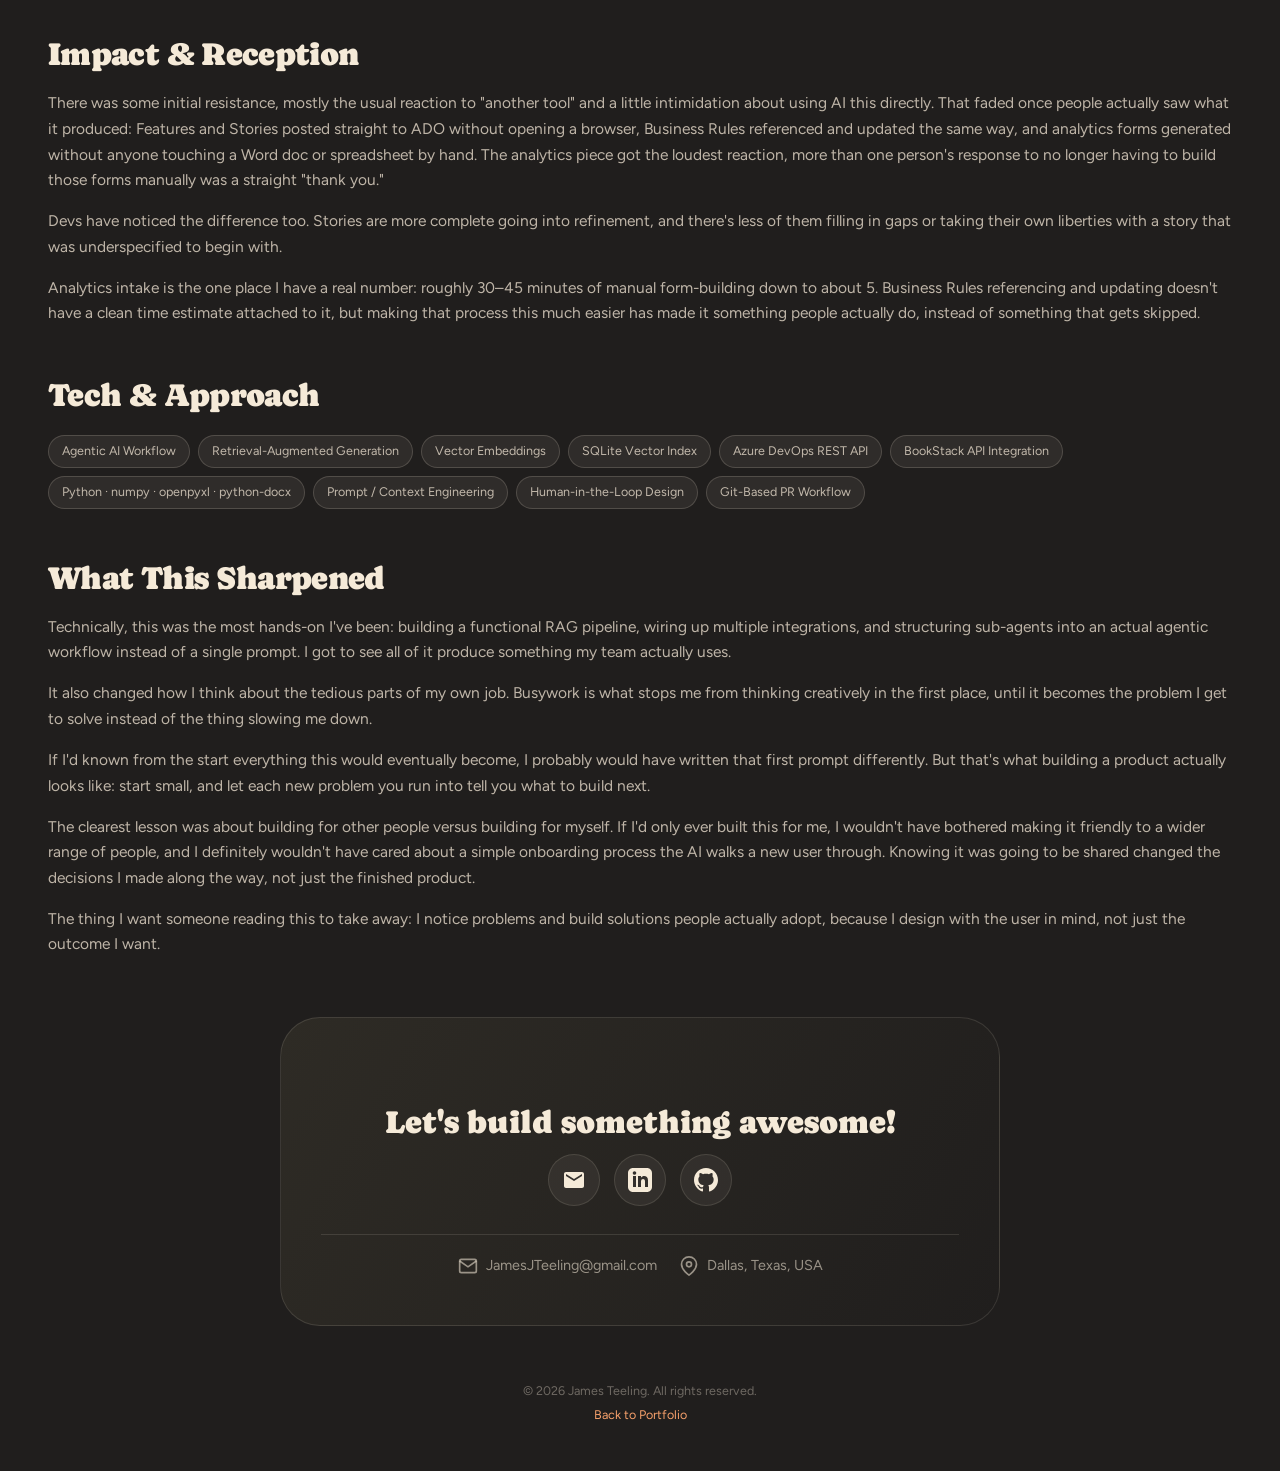
<file: projects/po-copilot.html>
<!DOCTYPE html>
<html lang="en">
<head>
    <meta charset="UTF-8">
    <meta name="viewport" content="width=device-width, initial-scale=1.0">
    <meta name="description" content="PO Copilot - An agentic AI workflow and RAG system for Product Owners, a case study by James Teeling">
    <title>PO Copilot - James Teeling</title>
    <link rel="stylesheet" href="../styles.css">
    <link rel="stylesheet" href="case-study.css">
    <style>
        /* Principle banner */
        .principle-banner {
            background: var(--sage-tint);
            border: 1px solid var(--sage-border);
            border-radius: 20px;
            padding: 1.75rem 2rem;
            margin: 2rem 0;
            text-align: center;
        }
        .principle-banner p {
            font-size: 1.1rem;
            font-weight: 600;
            color: var(--ink);
            margin: 0;
            line-height: 1.6;
        }

        /* Workflow cards */
        .workflow-card {
            background: var(--surface);
            border: 1px solid var(--hairline);
            border-left: 3px solid var(--accent);
            border-radius: 20px;
            padding: 2rem;
            margin: 2rem 0;
        }
        .workflow-card .workflow-eyebrow {
            display: inline-block;
            font-size: 0.8rem;
            font-weight: 700;
            letter-spacing: 0.06em;
            text-transform: uppercase;
            color: var(--accent-hover);
            margin-bottom: 0.5rem;
        }
        .workflow-card h3 {
            font-family: var(--display);
            font-weight: 400;
            font-size: 1.4rem;
            color: var(--ink);
            margin-bottom: 0.75rem;
        }
        .workflow-card p { color: var(--ink-soft); line-height: 1.8; margin-bottom: 1rem; }

        /* Agent / pipeline chain */
        .agent-chain {
            display: flex;
            flex-wrap: wrap;
            align-items: center;
            gap: 0.5rem;
            margin: 1.25rem 0 0.5rem;
        }
        .agent-node {
            background: #f5ead814;
            border: 1px solid var(--hairline);
            border-radius: 8px;
            padding: 0.6rem 1rem;
            font-weight: 600;
            font-size: 0.9rem;
            color: var(--ink);
        }
        .agent-arrow { color: var(--accent-hover); font-weight: 700; }

        /* ===== Branching flow diagram ===== */
        .flow-diagram { margin: 2.25rem 0 0.5rem; }

        .flow-node {
            max-width: 520px;
            margin: 0 auto;
            background: linear-gradient(135deg, var(--accent) 0%, var(--sage) 100%);
            color: var(--ground);
            border-radius: 16px;
            padding: 1.1rem 1.5rem;
            text-align: center;
        }
        .flow-node .node-label {
            display: block;
            font-size: 0.68rem;
            letter-spacing: 0.12em;
            text-transform: uppercase;
            font-weight: 700;
            color: #201e1dc4;
            margin-bottom: 0.3rem;
        }
        .flow-node .node-text { font-size: 1.05rem; font-weight: 700; line-height: 1.45; }

        /* Connectors */
        .branch, .merge { position: relative; height: 56px; }
        .branch .stem, .merge .stem {
            position: absolute; left: calc(50% - 1px);
            width: 2px; background: var(--hairline-strong);
        }
        .branch .stem { top: 0; height: 28px; }
        .merge .stem { bottom: 0; height: 20px; }
        .branch .bar, .merge .bar {
            position: absolute;
            left: calc(25% - 0.5rem); right: calc(25% - 0.5rem);
            height: 2px; background: var(--hairline-strong);
        }
        .branch .bar { top: 27px; }
        .merge .bar { bottom: 27px; }
        .branch .leg, .merge .leg {
            position: absolute; width: 2px; background: var(--hairline-strong);
        }
        .branch .leg { top: 27px; height: 21px; }
        .merge .leg { bottom: 27px; height: 29px; }
        .leg.l { left: calc(25% - 0.5rem - 1px); }
        .leg.r { left: calc(75% + 0.5rem - 1px); }
        .branch .leg::after, .merge .stem::after {
            content: ''; position: absolute; bottom: -8px; left: -4px;
            border-left: 5px solid transparent;
            border-right: 5px solid transparent;
            border-top: 8px solid var(--hairline-strong);
        }

        /* Tracks */
        .tracks { display: grid; grid-template-columns: 1fr 1fr; gap: 2rem; }
        .track {
            background: var(--surface);
            border: 1px solid var(--hairline);
            border-radius: 20px;
            overflow: hidden;
        }
        .track-head {
            padding: 1.1rem 1.25rem;
            background: #f5ead80a;
            border-bottom: 1px solid var(--hairline);
        }
        .track.feature .track-head { border-top: 3px solid var(--accent); }
        .track.story .track-head { border-top: 3px solid var(--sage); }
        .track-head h4 {
            margin: 0 0 0.2rem;
            font-family: var(--display);
            font-weight: 400;
            font-size: 1.05rem;
            letter-spacing: 0.04em;
            text-transform: uppercase;
            color: var(--ink);
        }
        .track-head p { margin: 0; font-size: 0.85rem; color: var(--ink-muted); line-height: 1.4; }
        .track ol {
            list-style: none;
            margin: 0;
            padding: 1rem 1.15rem 1.25rem;
            counter-reset: s;
        }
        .track li {
            position: relative;
            padding: 0.5rem 0 0.5rem 2.4rem;
            margin: 0;
            font-size: 0.93rem;
            line-height: 1.55;
            color: var(--ink-soft);
        }
        .track li::before {
            counter-increment: s;
            content: counter(s);
            position: absolute; left: 0; top: 0.5rem;
            width: 1.65rem; height: 1.65rem;
            border-radius: 50%;
            display: flex; align-items: center; justify-content: center;
            font-size: 0.75rem; font-weight: 700;
            background: #f5ead814; border: 1px solid var(--hairline-strong); color: var(--ink-soft);
        }
        .track li strong { color: var(--ink); font-weight: 600; }
        .track li.s-you::before { background: var(--sage-tint); border-color: var(--sage-border); color: var(--sage); }
        .track li.s-shared::before { background: #d67f4826; border-color: #d67f4855; color: var(--accent-light); }
        .track li.s-gate::before { background: var(--accent); border-color: var(--accent); color: var(--ground); }
        .track li.s-loop::before { background: var(--ghost-fill); border-color: var(--hairline); color: var(--ink-faint); }

        .s-chip {
            display: inline-block;
            font-size: 0.63rem; font-weight: 800;
            letter-spacing: 0.06em; text-transform: uppercase;
            padding: 0.12rem 0.45rem; border-radius: 20px;
            margin-left: 0.35rem; white-space: nowrap;
        }
        .chip-shared { background: #d67f4826; color: var(--accent-light); border: 1px solid #d67f4855; }
        .chip-gate { background: var(--accent); color: var(--ground); }

        .track-or { display: none; }

        /* Legend */
        .flow-legend {
            display: flex; flex-wrap: wrap;
            justify-content: center; gap: 0.5rem 1.4rem;
            margin: 1.5rem 0 0;
        }
        .flow-legend span {
            display: inline-flex; align-items: center; gap: 0.45rem;
            font-size: 0.85rem; color: var(--ink-muted);
        }
        .flow-legend i {
            width: 0.85rem; height: 0.85rem;
            border-radius: 50%; display: inline-block;
        }
        .lg-you { background: var(--sage-tint); border: 1px solid var(--sage-border); }
        .lg-ai { background: #f5ead814; border: 1px solid var(--hairline-strong); }
        .lg-shared { background: #d67f4826; border: 1px solid #d67f4855; }
        .lg-gate { background: var(--accent); border: 1px solid var(--accent); }

        /* Woven-through strip */
        .woven {
            margin: 2.25rem 0 0;
            border: 2px dashed #d67f4866;
            border-radius: 20px;
            padding: 1.5rem;
            background: #d67f480f;
        }
        .woven-title {
            display: block; text-align: center;
            font-size: 0.7rem; letter-spacing: 0.12em;
            text-transform: uppercase; font-weight: 800;
            color: var(--accent-light); margin-bottom: 1.15rem;
        }
        .woven-grid {
            display: grid;
            grid-template-columns: repeat(auto-fit, minmax(255px, 1fr));
            gap: 1.25rem;
        }
        .woven-card {
            background: var(--surface);
            border: 1px solid var(--hairline);
            border-radius: 14px;
            padding: 1.25rem;
        }
        .woven-card h5 { margin: 0 0 0.4rem; font-size: 1rem; color: var(--ink); }
        .woven-card p { margin: 0; font-size: 0.92rem; color: var(--ink-soft); line-height: 1.65; }

        @media (max-width: 860px) {
            .tracks { grid-template-columns: 1fr; gap: 0; }
            .branch .bar, .branch .leg, .merge .bar, .merge .leg { display: none; }
            .branch, .merge { height: 36px; }
            .branch .stem, .merge .stem { height: 36px; }
            .branch .stem::after {
                content: ''; position: absolute; bottom: -8px; left: -4px;
                border-left: 5px solid transparent;
                border-right: 5px solid transparent;
                border-top: 8px solid var(--hairline-strong);
            }
            .track-or {
                display: block; text-align: center;
                font-size: 0.72rem; font-weight: 800;
                letter-spacing: 0.14em; text-transform: uppercase;
                color: var(--ink-muted);
                padding: 1.1rem 0;
            }
        }

        /* Comparison table */
        .compare-table {
            width: 100%;
            border-collapse: collapse;
            margin: 2rem 0;
            font-size: 0.98rem;
            overflow: hidden;
            border-radius: 16px;
            background: var(--surface);
        }
        .compare-table th, .compare-table td {
            text-align: left;
            padding: 0.9rem 1.1rem;
            border-bottom: 1px solid var(--hairline);
            vertical-align: top;
        }
        .compare-table thead th {
            background: #f5ead80a;
            color: var(--ink);
            font-weight: 700;
        }
        .compare-table tbody td { color: var(--ink-soft); }
        .compare-table td:first-child { font-weight: 600; color: var(--ink); white-space: nowrap; }
        .table-scroll { overflow-x: auto; }

        @media (max-width: 768px) {
            .agent-chain { font-size: 0.8rem; }
        }
    </style>
</head>
<body>
    <!-- Navigation -->
    <header class="nav">
      <div class="nav__left">
        <a class="wordmark" href="../index.html#top">JAMES TEELING</a>
        <nav class="nav__links" id="navLinks" aria-label="Sections">
          <a href="../index.html#work">Work</a>
          <a href="../index.html#toolbelt">Toolbelt</a>
          <a href="../index.html#about">About</a>
          <a href="../index.html#contact">Contact</a>
        </nav>
      </div>
      <div class="nav__right">
        <span class="pill-available"><span class="dot"></span>Open to Product Manager roles</span>
        <a class="btn-accent" href="../index.html#contact">Get in touch</a>
        <span class="avatar" aria-hidden="true"><img src="../assets/photos/portrait/james-teeling.jpg" alt=""></span>
        <button class="nav__toggle" id="navToggle" type="button" aria-label="Open menu" aria-expanded="false" aria-controls="navLinks">
          <svg width="19" height="19" viewBox="0 0 24 24" fill="none" stroke="currentColor" stroke-width="2.75" stroke-linecap="round" stroke-linejoin="round" aria-hidden="true"><path d="M4 6h16"/><path d="M4 12h16"/><path d="M4 18h16"/></svg>
        </button>
      </div>
    </header>

    <!-- Hero Section -->
    <section class="cs-hero">
        <div class="modal__art art-line" style="background-image:url('../assets/posters/po-copilot.svg'), linear-gradient(155deg,#b2622d,#402310)"></div>
        <div class="cs-hero__scrim"></div>
        <div class="cs-hero__fade"></div>
        <div class="modal__glyph" aria-hidden="true">P</div>
        <div class="cs-hero__content">
            <p class="modal__kicker">Built for me. Adopted by the team.</p>
            <h1 class="modal__title">PO Copilot</h1>
            <p class="hero__blurb">An agentic AI workflow I built for myself to write better Feature PRDs and User Stories, that grew into a tool Product Owners across the company now use to draft, check against Business Rules and our Definition of Ready, and post straight to Azure DevOps.</p>
            <p class="cs-hero__meta">
                <span><strong>Role</strong> — Product Owner</span>
                <span><strong>Timeline</strong> — 2026</span>
                <span><strong>Domain</strong> — Enterprise Product</span>
            </p>
        </div>
    </section>
    <div class="cs-below-hero">
        <div class="chips">
            <span class="chip">Agentic Workflow</span>
            <span class="chip">RAG</span>
            <span class="chip">Vector Embeddings</span>
            <span class="chip">Azure DevOps API</span>
            <span class="chip">Python</span>
        </div>
        <div class="metric-tiles">
            <div class="tile"><div class="tile__value">~5 min</div><div class="tile__label">down from 30–45, now before dev starts</div></div>
            <div class="tile"><div class="tile__value">2-pass</div><div class="tile__label">keyword + semantic rule retrieval</div></div>
            <div class="tile"><div class="tile__value">1 cmd</div><div class="tile__label">setup for a non-technical PO</div></div>
        </div>
    </div>

    <!-- Main Content -->
    <div class="project-content">

        <!-- Overview -->
        <section class="content-section">
            <h2 class="section-title">Overview</h2>
            <p><strong>PO Copilot</strong> is an agentic AI workflow I built to help myself write better Feature PRDs and User Stories, ask the questions I don't always think to ask myself, generate my analytics intake documents, and post everything straight to Azure DevOps without opening a browser. What started as a personal tool grew, one real problem at a time, into something that also checks drafts against our team's Business Rules and Definition of Ready, and it's now being adopted by Product Owners across the company through the Dojo, the company's internal product and technical training program.</p>
            <div class="principle-banner">
                <p>"The AI drafts, I approve, then it posts — nothing reaches the backlog without a human saying so."</p>
            </div>
        </section>

        <!-- Origin -->
        <section class="content-section">
            <h2 class="section-title">Origin</h2>
            <p>I care about writing good PRDs and clear user stories. That's a personal standard, not something anyone assigned me, but even holding myself to it, I'd still miss things.</p>
            <p>One example that stuck with me: we needed to raise marketing opt-in numbers while staying compliant with GDPR for non-US users. My first instinct was to key off geolocation or IP address, but that falls apart fast. What if someone downloads the app while visiting the US, gets flagged as a US user, then flies home to Europe? Now they're under GDPR, but our system is still treating them like a US person. Add a VPN into the mix while they're in Europe, and it gets messier still. Policy and legal were going to be reviewing this, so I needed to be thorough about every edge case, not just the obvious one.</p>
            <p>That's the kind of thing I wanted help catching. Not because I couldn't do it myself, but because I know I don't always think of every angle alone, and I wanted to get better at that.</p>
            <p>I'd been playing with Claude Code on side projects for a while, building small agentic workflows for myself. When I got a Copilot license at work, that was the moment. I could finally build this for real work and actually share it with people, not just experiment on my own time.</p>
            <p>The one thing I was firm about from the start: I didn't want the AI filling in gaps on its own. I've seen AI hallucinate and take liberties enough times to know that if you let it guess, it will, and it'll sound confident doing it. I learned that if you have it ask clarifying questions instead of assuming, you get a much better result. That became the whole premise of the tool: brain dump first, then let the AI interrogate me instead of the other way around.</p>
        </section>

        <!-- Building It -->
        <section class="content-section">
            <h2 class="section-title">Building It</h2>
            <p>The first version was just the core workflow: brain dump, then clarifying questions. I'd tell it my goal, my concerns, and my first-pass idea for a solution. On the GDPR example, I'd explain what I wanted, and it would come back with things like: what about people using a VPN for personal privacy, or frequent travelers whose location changes between when they open the app and when a rule needs to apply. The end result followed the standard format: a PRD for Features, and for User Stories, "As a / I want / So that" with Given/When/Then acceptance criteria.</p>
            <p>Once that was working, I realized my analytics intake was next. It wasn't that I was bad at it, it was that it was tedious enough that I kept putting it off. So I trained the workflow on the templates our analytics team needed and had it generate the actual documents, a feature flow doc and an analytics questions and observation requirements spreadsheet, straight from the same brain dump and conversation.</p>
            <p>That felt like a good stopping point, but then I thought about how much time I was losing to a different kind of busywork. At the company, a Feature typically breaks into three or four User Stories, and each of those needs to exist once per platform, iOS and Android, each with its own tags for that platform's dev team. So a Feature that started as three or four stories turned into six to eight once you accounted for platforms, all duplicated by hand: copy the story, retitle it, re-tag it, every time. I got Azure DevOps integrated using a PAT and had the workflow post directly and handle the duplication itself. What used to be manual copy-paste for every platform now happens instantly from a single brain dump, I just confirm the content before it posts.</p>
            <p>Around this time, the team put together a formal Definition of Ready: the things a story needed before a dev could pick it up without having to ask questions, like acceptance criteria, what happens if it fails, design mocks done, analytics done, and a few other categories. I trained the workflow on it. It didn't change the fact that it was still asking questions, but now those questions were aimed at the DoR specifically, grading the draft against it and asking follow-ups to close any gaps, most often around acceptance criteria and failure cases.</p>
            <p>Then I found out our Business Rules were sitting in an outdated Word document, forty pages of it, and the team needed it migrated to BookStack. I did the migration myself, organizing it into shelves, books, chapters, and pages, then trained the workflow on it so it could check whatever I was drafting against the actual rules and flag anything that conflicted. I also wanted to learn RAG properly, and this was a real problem I could apply it to, which is how I learn best. Building real retrieval also kept the workflow from being token-heavy, since it wasn't dumping the whole document into every conversation. I ended up with two passes:</p>
            <div class="agent-chain">
                <span class="agent-node">Fetch</span>
                <span class="agent-arrow">→</span>
                <span class="agent-node">Parse</span>
                <span class="agent-arrow">→</span>
                <span class="agent-node">Chunk</span>
                <span class="agent-arrow">→</span>
                <span class="agent-node">Embed</span>
                <span class="agent-arrow">→</span>
                <span class="agent-node">Index</span>
                <span class="agent-arrow">→</span>
                <span class="agent-node">Search</span>
            </div>
            <p>Keyword search against BookStack's API is the fast first pass. Semantic search is the backup, which matters most for newer POs who don't know the exact wording a rule uses yet, since it's a much better experience than something that only works if you already know the keyword.</p>
            <p>Last was making it shareable. Not everyone is in the same place with AI, especially CLI tools, and most people aren't familiar with setting up a PAT or an API integration. I knew that if onboarding was hard, it wouldn't matter how good the workflow was, people would drop off before they ever used it. So I built a walkthrough for non-technical setup on both Mac and Windows. The company is large enough that I don't mind personally walking people through it, but self-service had to work too, or adoption would depend entirely on my bandwidth.</p>
        </section>

        <!-- How it works today -->
        <section class="content-section">
            <h2 class="section-title">How It Works Today</h2>
            <p>Two paths through the system now, depending on whether I'm framing a broad initiative or a scoped piece of work. Both start with a plain-English brain dump, both get interrupted by the same two safety nets, and both converge on the same human gate.</p>

            <div class="flow-diagram">

                <div class="flow-node">
                    <span class="node-label">Starting point</span>
                    <span class="node-text">&ldquo;I have an idea&hellip;&rdquo;</span>
                </div>

                <div class="branch" aria-hidden="true">
                    <span class="stem"></span>
                    <span class="bar"></span>
                    <span class="leg l"></span>
                    <span class="leg r"></span>
                </div>

                <div class="tracks">
                    <div class="track feature">
                        <div class="track-head">
                            <h4>Feature Flow</h4>
                            <p>A big idea or initiative that will become several pieces of work</p>
                        </div>
                        <ol>
                            <li class="s-you">Brain dump the idea — freely, no structure required</li>
                            <li>Clarifying questions, <strong>one at a time</strong> — who's affected, what success looks like, what's out of scope</li>
                            <li>First draft written and saved locally</li>
                            <li><strong>Sounding-board pass</strong> — the AI reads the draft back and probes for use cases and edge cases you didn't consider</li>
                            <li class="s-shared"><strong>Business Rule check</strong><span class="s-chip chip-shared">Both flows</span></li>
                            <li class="s-shared"><strong>Analytics check</strong><span class="s-chip chip-shared">Both flows</span></li>
                            <li>Parent Epic link — the ID is validated before anything is attached</li>
                            <li class="s-you">Final review, together</li>
                            <li class="s-loop">Optional: break it into User Stories &mdash; hands off to the User Story flow, one story at a time</li>
                        </ol>
                    </div>

                    <div class="track-or">or</div>

                    <div class="track story">
                        <div class="track-head">
                            <h4>User Story Flow</h4>
                            <p>A specific, scoped, sprint-sized piece of work</p>
                        </div>
                        <ol>
                            <li class="s-you">Brain dump the story — standalone, or handed over from a Feature</li>
                            <li>Definition of Ready questions, <strong>one at a time</strong> — the specific user, the flow, acceptance criteria in Given/When/Then, what's out of scope. Mobile stories add a completeness pass for platforms, dark mode, accessibility, and error handling</li>
                            <li>First draft written and saved locally</li>
                            <li class="s-shared"><strong>Analytics check</strong><span class="s-chip chip-shared">Both flows</span></li>
                            <li>Parent Feature link — the ID is validated before anything is attached</li>
                            <li class="s-gate"><strong>Definition of Ready grading</strong> — a pass/fail table against the team's DoR. Nothing critical can be skipped<span class="s-chip chip-gate">Must pass</span></li>
                            <li class="s-you">Final review, together</li>
                        </ol>
                    </div>
                </div>

                <div class="merge" aria-hidden="true">
                    <span class="leg l"></span>
                    <span class="leg r"></span>
                    <span class="bar"></span>
                    <span class="stem"></span>
                </div>

                <div class="flow-node">
                    <span class="node-label">One human key</span>
                    <span class="node-text">You say &ldquo;post it&rdquo; &rarr; the work item is created in Azure DevOps</span>
                </div>

                <div class="flow-legend">
                    <span><i class="lg-you"></i> You drive</span>
                    <span><i class="lg-ai"></i> AI drafts</span>
                    <span><i class="lg-shared"></i> Built into both flows</span>
                    <span><i class="lg-gate"></i> Hard gate</span>
                </div>

                <div class="woven">
                    <span class="woven-title">Woven through both flows</span>
                    <div class="woven-grid">
                        <div class="woven-card">
                            <h5>Business Rule Validation</h5>
                            <p>Fires automatically mid-draft — keyword plus semantic search catches conflicts even when the brain dump doesn't use the rule's exact wording, and the resolution gets written into the draft.</p>
                        </div>
                        <div class="woven-card">
                            <h5>Analytics Form Automation</h5>
                            <p>Also automatic, once a draft is solid. A short set of questions produces two real, ready-to-share files — nothing is submitted anywhere; the PO shares them however their process works.</p>
                        </div>
                    </div>
                </div>

            </div>

            <p>Two details in that diagram carry most of the intent behind it. The Feature flow deliberately <em>isn't</em> a gated checklist. A Feature is a document to get right, so the AI plays sounding board instead of gatekeeper. The User Story flow is the opposite, it ends in a pass/fail grade, because a story is a commitment a team will act on. Same system, two different postures, chosen per artifact.</p>
        </section>

        <!-- Design Principles -->
        <section class="content-section">
            <h2 class="section-title">Design Principles</h2>
            <p>A few rules I held myself to, deliberately, from early on:</p>
            <ul>
                <li><strong>Make me think, don't think for me.</strong> The whole point was to ask me questions that made me consider the feature or solution more carefully, not to do the brain work for me. That's my job. The AI's job is to automate the tedious parts and help me think, not replace the thinking.</li>
                <li><strong>Never let it assume.</strong> If I hadn't said it, the AI didn't get to invent it. Gaps became questions, not guesses.</li>
                <li><strong>Drafts, not actions.</strong> This was a decision from the start: the AI drafts, I approve, then it posts. It never touches Azure DevOps on its own.</li>
                <li><strong>Use what people already have.</strong> I built this on our existing Copilot license instead of a new vendor or a separate tool. A new portal in a new space is just another thing people have to learn, and it wouldn't get adopted. This way, everyone's building AI fluency on the same tool they already have access to.</li>
                <li><strong>Keep it simple enough to prove itself.</strong> I know I have a tendency to over-engineer things, and I was conscious about not letting that happen here, because adoption depended on it. Credentials are handled through system environment variables instead of pasting keys into a terminal or chat window, both for security and to teach people the right way to do it. Beyond that, I stayed away from anything fancier than it needed to be. Something simple that works and proves its value beats something impressive that never gets used.</li>
            </ul>
        </section>

        <!-- Rollout & Adoption -->
        <section class="content-section">
            <h2 class="section-title">Rollout &amp; Adoption</h2>
            <p>I used it myself for a while before showing it to anyone else. The first person I brought it to was a Product Owner on the mobile app team. I led with the two things I knew hit the biggest pain points for POs, business rules and analytics form generation, and once she saw those, she wanted to see the full workflow. She loved it and pushed for it to roll out to the rest of the Product Owners, figuring most people would get at least the business rules and analytics pieces out of it even if they didn't use the whole thing end to end.</p>
            <p>From there it went to the company's Dojo, the internal program where teams come in to build product mindset and technical skills. It's mostly been developer-facing AI workflow tooling so far, nothing built for Product Owners specifically, so this was new territory for them. I sent our CTIO an email with a link to the repo, which has a full writeup of what the workflow does and how it works. He was impressed enough to share it with several IT leaders, and since then the Dojo team has been asking for demos and access so they can learn it themselves and start rolling it out to other teams.</p>
            <p>Right now it's live with the mobile app Product Owners, about ten users, opt-in rather than mandatory. Company-wide rollout through the Dojo starts next month.</p>
        </section>

        <!-- Impact -->
        <section class="content-section">
            <h2 class="section-title">Impact &amp; Reception</h2>
            <p>There was some initial resistance, mostly the usual reaction to "another tool" and a little intimidation about using AI this directly. That faded once people actually saw what it produced: Features and Stories posted straight to ADO without opening a browser, Business Rules referenced and updated the same way, and analytics forms generated without anyone touching a Word doc or spreadsheet by hand. The analytics piece got the loudest reaction, more than one person's response to no longer having to build those forms manually was a straight "thank you."</p>
            <p>Devs have noticed the difference too. Stories are more complete going into refinement, and there's less of them filling in gaps or taking their own liberties with a story that was underspecified to begin with.</p>
            <p>Analytics intake is the one place I have a real number: roughly 30–45 minutes of manual form-building down to about 5. Business Rules referencing and updating doesn't have a clean time estimate attached to it, but making that process this much easier has made it something people actually do, instead of something that gets skipped.</p>
        </section>

        <!-- Tech stack -->
        <section class="content-section">
            <h2 class="section-title">Tech &amp; Approach</h2>
            <div class="tech-stack">
                <span class="tech-tag">Agentic AI Workflow</span>
                <span class="tech-tag">Retrieval-Augmented Generation</span>
                <span class="tech-tag">Vector Embeddings</span>
                <span class="tech-tag">SQLite Vector Index</span>
                <span class="tech-tag">Azure DevOps REST API</span>
                <span class="tech-tag">BookStack API Integration</span>
                <span class="tech-tag">Python · numpy · openpyxl · python-docx</span>
                <span class="tech-tag">Prompt / Context Engineering</span>
                <span class="tech-tag">Human-in-the-Loop Design</span>
                <span class="tech-tag">Git-Based PR Workflow</span>
            </div>
        </section>

        <!-- Skills -->
        <section class="content-section">
            <h2 class="section-title">What This Sharpened</h2>
            <p>Technically, this was the most hands-on I've been: building a functional RAG pipeline, wiring up multiple integrations, and structuring sub-agents into an actual agentic workflow instead of a single prompt. I got to see all of it produce something my team actually uses.</p>
            <p>It also changed how I think about the tedious parts of my own job. Busywork is what stops me from thinking creatively in the first place, until it becomes the problem I get to solve instead of the thing slowing me down.</p>
            <p>If I'd known from the start everything this would eventually become, I probably would have written that first prompt differently. But that's what building a product actually looks like: start small, and let each new problem you run into tell you what to build next.</p>
            <p>The clearest lesson was about building for other people versus building for myself. If I'd only ever built this for me, I wouldn't have bothered making it friendly to a wider range of people, and I definitely wouldn't have cared about a simple onboarding process the AI walks a new user through. Knowing it was going to be shared changed the decisions I made along the way, not just the finished product.</p>
            <p>The thing I want someone reading this to take away: I notice problems and build solutions people actually adopt, because I design with the user in mind, not just the outcome I want.</p>
        </section>

        <!-- Call to Action -->
        <div class="contact-card-full">
            <h3>Let's build something awesome!</h3>
            <div class="social-links-large">
                <a href="mailto:JamesJTeeling@gmail.com?subject=Job Opportunity - Let's Connect" aria-label="Email">
                    <svg width="24" height="24" viewBox="0 0 24 24" fill="currentColor">
                        <path d="M20 4H4c-1.1 0-1.99.9-1.99 2L2 18c0 1.1.9 2 2 2h16c1.1 0 2-.9 2-2V6c0-1.1-.9-2-2-2zm0 4l-8 5-8-5V6l8 5 8-5v2z"/>
                    </svg>
                </a>
                <a href="https://linkedin.com/in/jamesteeling" target="_blank" aria-label="LinkedIn">
                    <svg width="24" height="24" viewBox="0 0 24 24" fill="currentColor">
                        <path d="M19 0h-14c-2.761 0-5 2.239-5 5v14c0 2.761 2.239 5 5 5h14c2.762 0 5-2.239 5-5v-14c0-2.761-2.238-5-5-5zm-11 19h-3v-11h3v11zm-1.5-12.268c-.966 0-1.75-.79-1.75-1.764s.784-1.764 1.75-1.764 1.75.79 1.75 1.764-.783 1.764-1.75 1.764zm13.5 12.268h-3v-5.604c0-3.368-4-3.113-4 0v5.604h-3v-11h3v1.765c1.396-2.586 7-2.777 7 2.476v6.759z"/>
                    </svg>
                </a>
                <a href="https://github.com/NostraJames" target="_blank" aria-label="GitHub">
                    <svg width="24" height="24" viewBox="0 0 24 24" fill="currentColor">
                        <path d="M12 0c-6.626 0-12 5.373-12 12 0 5.302 3.438 9.8 8.207 11.387.599.111.793-.261.793-.577v-2.234c-3.338.726-4.033-1.416-4.033-1.416-.546-1.387-1.333-1.756-1.333-1.756-1.089-.745.083-.729.083-.729 1.205.084 1.839 1.237 1.839 1.237 1.07 1.834 2.807 1.304 3.492.997.107-.775.418-1.305.762-1.604-2.665-.305-5.467-1.334-5.467-5.931 0-1.311.469-2.381 1.236-3.221-.124-.303-.535-1.524.117-3.176 0 0 1.008-.322 3.301 1.23.957-.266 1.983-.399 3.003-.404 1.02.005 2.047.138 3.006.404 2.291-1.552 3.297-1.23 3.297-1.23.653 1.653.242 2.874.118 3.176.77.84 1.235 1.911 1.235 3.221 0 4.609-2.807 5.624-5.479 5.921.43.372.823 1.102.823 2.222v3.293c0 .319.192.694.801.576 4.765-1.589 8.199-6.086 8.199-11.386 0-6.627-5.373-12-12-12z"/>
                    </svg>
                </a>
            </div>

            <div class="contact-info-centered">
                <div class="contact-item-inline">
                    <svg width="20" height="20" viewBox="0 0 24 24" fill="none" stroke="currentColor" stroke-width="2">
                        <path d="M4 4h16c1.1 0 2 .9 2 2v12c0 1.1-.9 2-2 2H4c-1.1 0-2-.9-2-2V6c0-1.1.9-2 2-2z"></path>
                        <polyline points="22,6 12,13 2,6"></polyline>
                    </svg>
                    <span>JamesJTeeling@gmail.com</span>
                </div>
                <div class="contact-item-inline">
                    <svg width="20" height="20" viewBox="0 0 24 24" fill="none" stroke="currentColor" stroke-width="2">
                        <path d="M21 10c0 7-9 13-9 13s-9-6-9-13a9 9 0 0 1 18 0z"></path>
                        <circle cx="12" cy="10" r="3"></circle>
                    </svg>
                    <span>Dallas, Texas, USA</span>
                </div>
            </div>
        </div>

    </div>

    <!-- Footer -->
    <footer class="project-footer">
        <p>&copy; 2026 James Teeling. All rights reserved.</p>
        <p><a href="../index.html">Back to Portfolio</a></p>
    </footer>

    <script>
        (function () {
            var navToggle = document.getElementById('navToggle');
            var navLinks = document.getElementById('navLinks');
            if (!navToggle || !navLinks) return;
            navToggle.addEventListener('click', function () {
                var open = navLinks.classList.toggle('is-open');
                navToggle.setAttribute('aria-expanded', String(open));
            });
        })();
    </script>

</body>
</html>
</file>
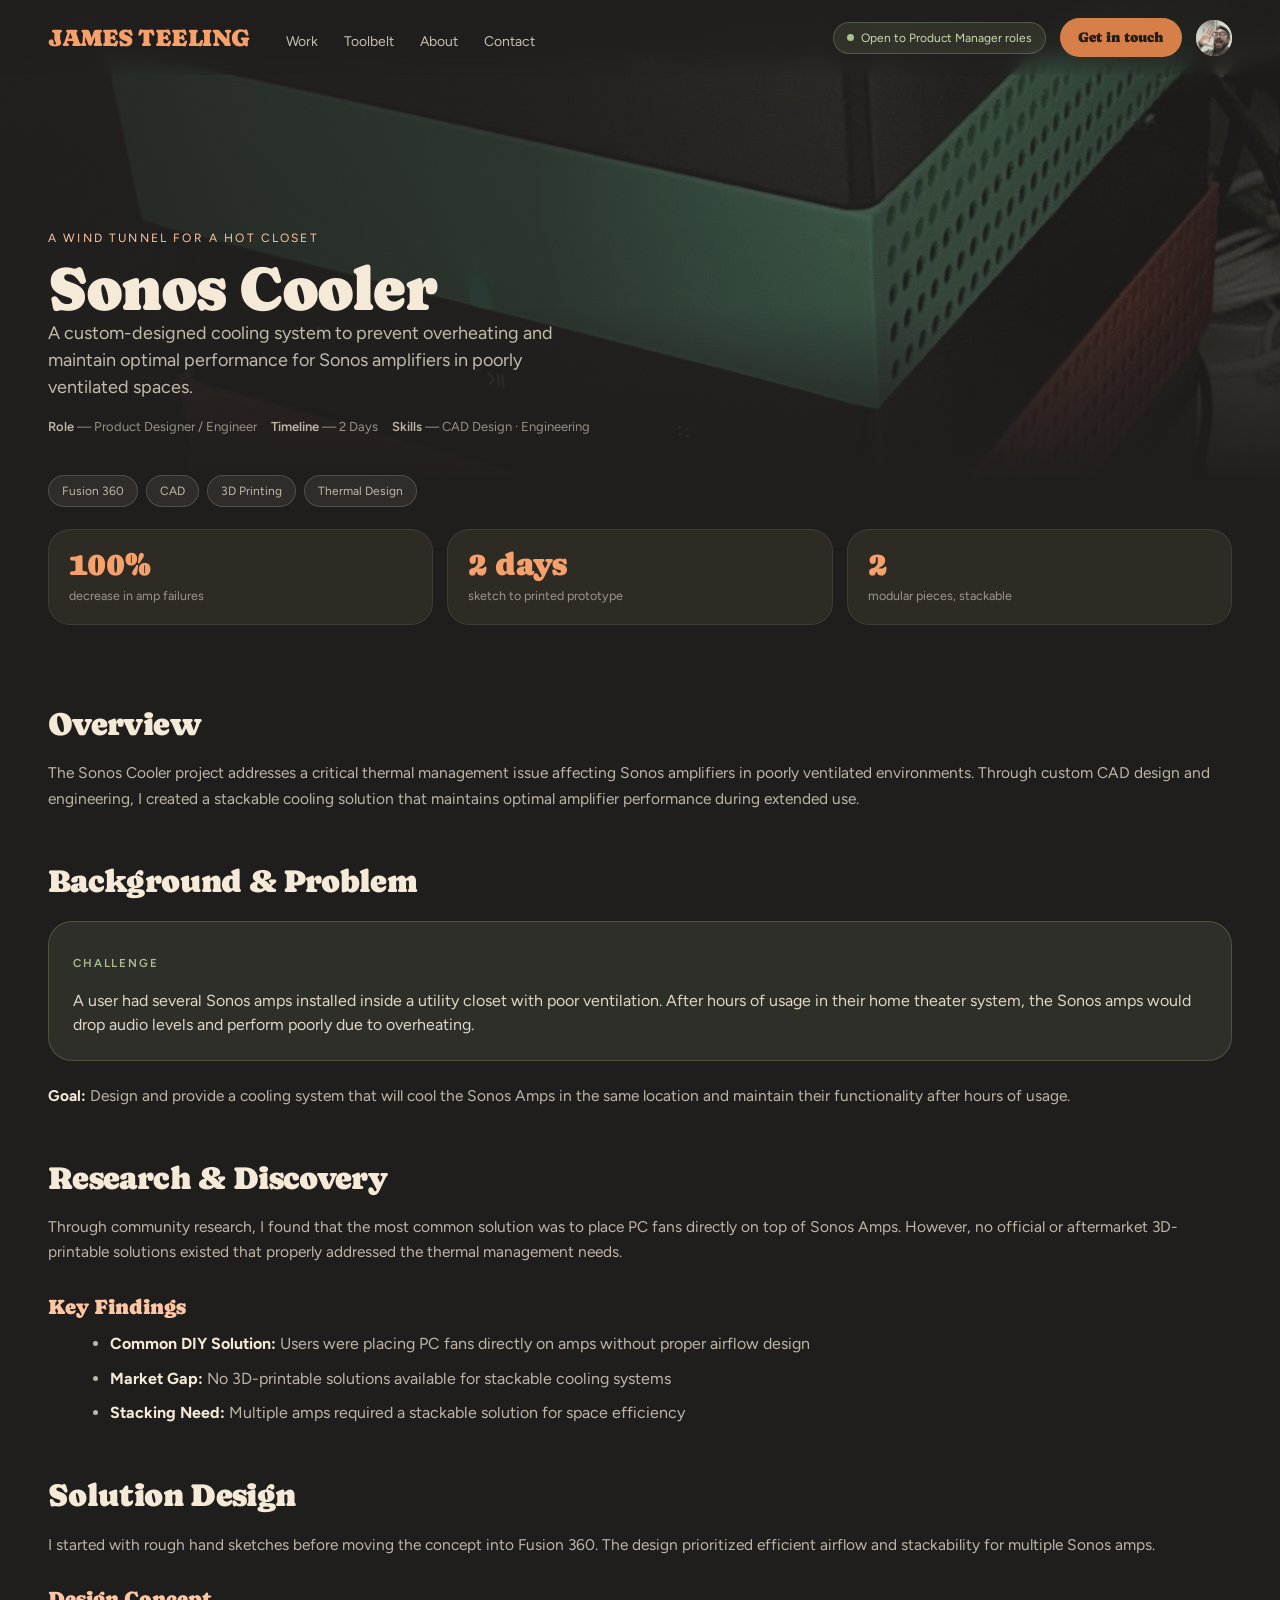
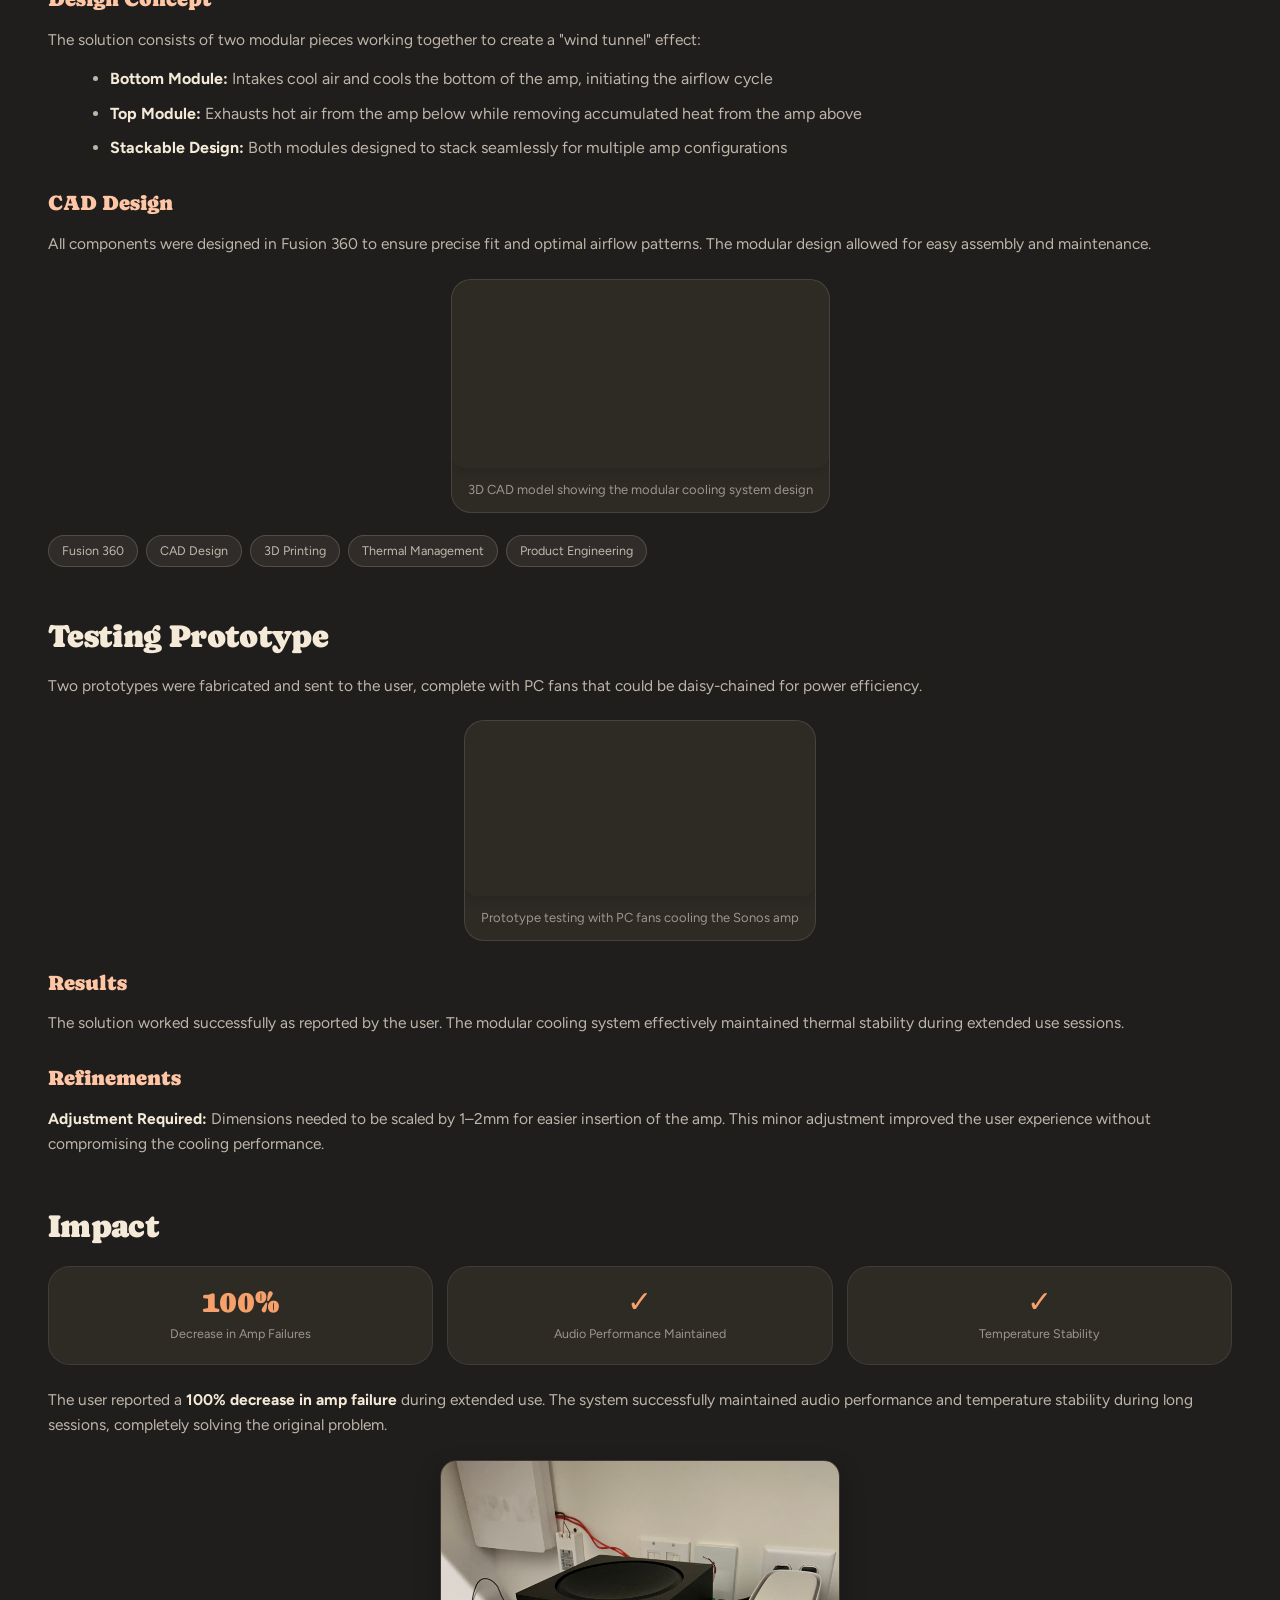
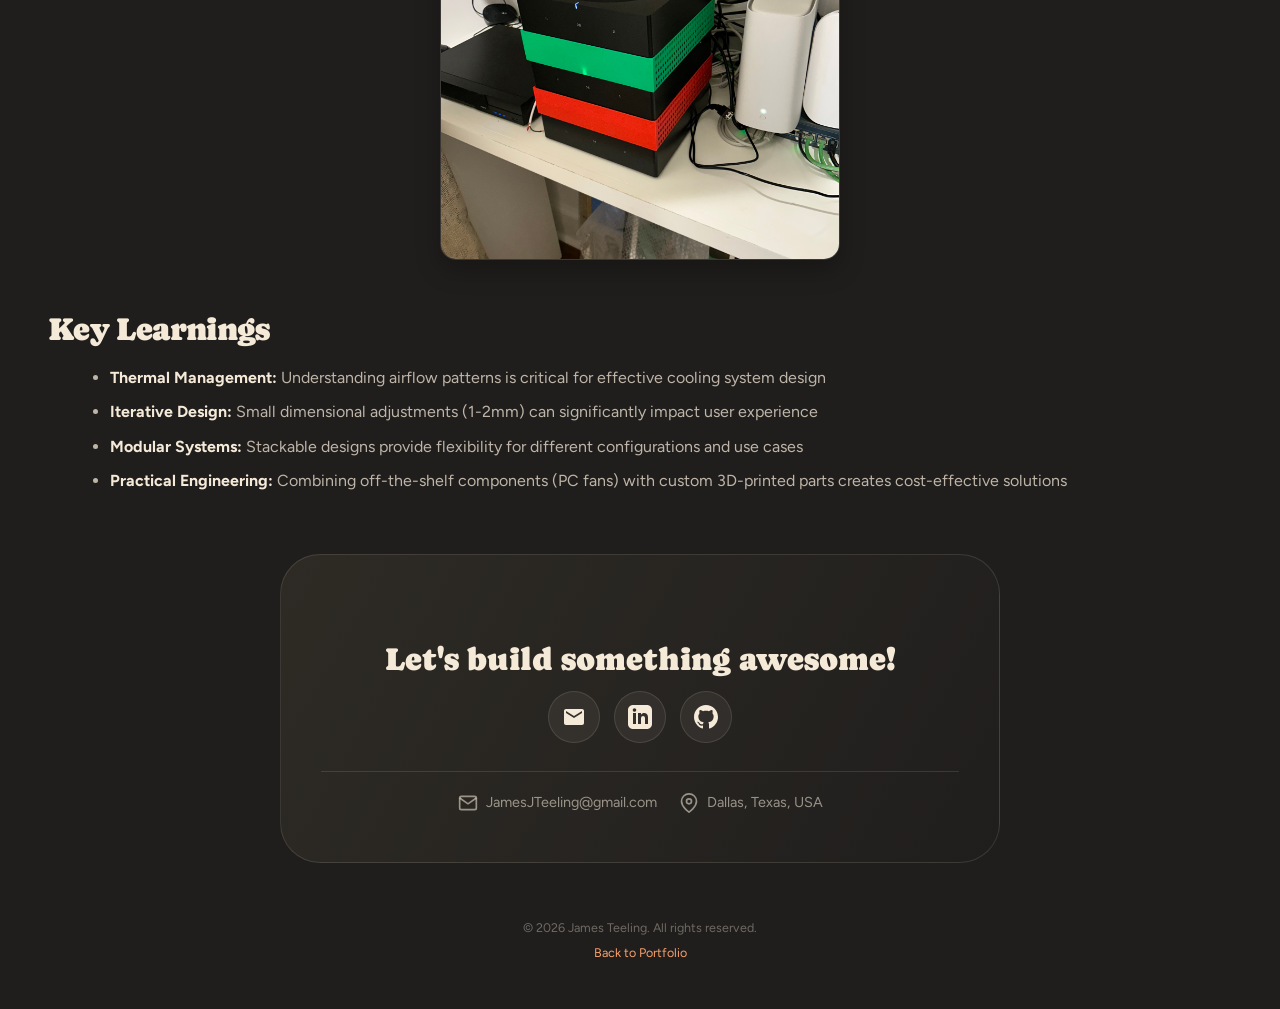
<file: projects/sonos-aircooler.html>
<!DOCTYPE html>
<html lang="en">
<head>
    <meta charset="UTF-8">
    <meta name="viewport" content="width=device-width, initial-scale=1.0">
    <meta name="description" content="Sonos Cooler - Custom Cooling Solution Case Study">
    <title>Sonos Cooler - James Teeling</title>
    <link rel="stylesheet" href="../styles.css">
    <link rel="stylesheet" href="case-study.css">
</head>
<body>
    <!-- Navigation -->
    <header class="nav">
      <div class="nav__left">
        <a class="wordmark" href="../index.html#top">JAMES TEELING</a>
        <nav class="nav__links" id="navLinks" aria-label="Sections">
          <a href="../index.html#work">Work</a>
          <a href="../index.html#toolbelt">Toolbelt</a>
          <a href="../index.html#about">About</a>
          <a href="../index.html#contact">Contact</a>
        </nav>
      </div>
      <div class="nav__right">
        <span class="pill-available"><span class="dot"></span>Open to Product Manager roles</span>
        <a class="btn-accent" href="../index.html#contact">Get in touch</a>
        <span class="avatar" aria-hidden="true"><img src="../assets/photos/portrait/james-teeling.jpg" alt=""></span>
        <button class="nav__toggle" id="navToggle" type="button" aria-label="Open menu" aria-expanded="false" aria-controls="navLinks">
          <svg width="19" height="19" viewBox="0 0 24 24" fill="none" stroke="currentColor" stroke-width="2.75" stroke-linecap="round" stroke-linejoin="round" aria-hidden="true"><path d="M4 6h16"/><path d="M4 12h16"/><path d="M4 18h16"/></svg>
        </button>
      </div>
    </header>

    <!-- Hero Section -->
    <section class="cs-hero">
        <div class="modal__art" style="background-image:linear-gradient(155deg,#4742385c,#201e1dab), url('../assets/posters/sonos-cooler.jpg')"></div>
        <div class="cs-hero__scrim"></div>
        <div class="cs-hero__fade"></div>
        <div class="cs-hero__content">
            <p class="modal__kicker">A wind tunnel for a hot closet</p>
            <h1 class="modal__title">Sonos Cooler</h1>
            <p class="hero__blurb">A custom-designed cooling system to prevent overheating and maintain optimal performance for Sonos amplifiers in poorly ventilated spaces.</p>
            <p class="cs-hero__meta">
                <span><strong>Role</strong> — Product Designer / Engineer</span>
                <span><strong>Timeline</strong> — 2 Days</span>
                <span><strong>Skills</strong> — CAD Design · Engineering</span>
            </p>
        </div>
    </section>
    <div class="cs-below-hero">
        <div class="chips">
            <span class="chip">Fusion 360</span>
            <span class="chip">CAD</span>
            <span class="chip">3D Printing</span>
            <span class="chip">Thermal Design</span>
        </div>
        <div class="metric-tiles">
            <div class="tile"><div class="tile__value">100%</div><div class="tile__label">decrease in amp failures</div></div>
            <div class="tile"><div class="tile__value">2 days</div><div class="tile__label">sketch to printed prototype</div></div>
            <div class="tile"><div class="tile__value">2</div><div class="tile__label">modular pieces, stackable</div></div>
        </div>
    </div>

    <!-- Main Content -->
    <div class="project-content">
        
        <!-- Overview Section -->
        <section class="content-section">
            <h2 class="section-title">Overview</h2>
            <p>The Sonos Cooler project addresses a critical thermal management issue affecting Sonos amplifiers in poorly ventilated environments. Through custom CAD design and engineering, I created a stackable cooling solution that maintains optimal amplifier performance during extended use.</p>
        </section>

        <!-- Problem Statement -->
        <section class="content-section">
            <h2 class="section-title">Background & Problem</h2>
            <div class="highlight-box">
                <h3>Challenge</h3>
                <p>A user had several Sonos amps installed inside a utility closet with poor ventilation. After hours of usage in their home theater system, the Sonos amps would drop audio levels and perform poorly due to overheating.</p>
            </div>
            <p><strong>Goal:</strong> Design and provide a cooling system that will cool the Sonos Amps in the same location and maintain their functionality after hours of usage.</p>
        </section>

        <!-- Research & Discovery -->
        <section class="content-section">
            <h2 class="section-title">Research & Discovery</h2>
            <p>Through community research, I found that the most common solution was to place PC fans directly on top of Sonos Amps. However, no official or aftermarket 3D-printable solutions existed that properly addressed the thermal management needs.</p>
            
            <h3 class="section-subtitle">Key Findings</h3>
            <ul>
                <li><strong>Common DIY Solution:</strong> Users were placing PC fans directly on amps without proper airflow design</li>
                <li><strong>Market Gap:</strong> No 3D-printable solutions available for stackable cooling systems</li>
                <li><strong>Stacking Need:</strong> Multiple amps required a stackable solution for space efficiency</li>
            </ul>
        </section>

        <!-- Solution Design -->
        <section class="content-section">
            <h2 class="section-title">Solution Design</h2>
            <p>I started with rough hand sketches before moving the concept into Fusion 360. The design prioritized efficient airflow and stackability for multiple Sonos amps.</p>
            
            <h3 class="section-subtitle">Design Concept</h3>
            <p>The solution consists of two modular pieces working together to create a "wind tunnel" effect:</p>
            <ul>
                <li><strong>Bottom Module:</strong> Intakes cool air and cools the bottom of the amp, initiating the airflow cycle</li>
                <li><strong>Top Module:</strong> Exhausts hot air from the amp below while removing accumulated heat from the amp above</li>
                <li><strong>Stackable Design:</strong> Both modules designed to stack seamlessly for multiple amp configurations</li>
            </ul>

            <h3 class="section-subtitle">CAD Design</h3>
            <p>All components were designed in Fusion 360 to ensure precise fit and optimal airflow patterns. The modular design allowed for easy assembly and maintenance.</p>
            
            <div class="image-gallery" style="display: flex; justify-content: center;">
                <div class="gallery-item video-gallery-item" style="max-width: 400px;" onclick="openVideoModal('sc_assets/sonoscad.mov')">
                    <video autoplay loop muted playsinline style="width: 100%; border-radius: 12px; box-shadow: 0 4px 12px rgba(0,0,0,0.15); cursor: pointer;">
                        <source src="sc_assets/sonoscad.mov" type="video/quicktime">
                    </video>
                    <div class="gallery-caption">3D CAD model showing the modular cooling system design</div>
                </div>
            </div>
            
            <div class="tech-stack">
                <span class="tech-tag">Fusion 360</span>
                <span class="tech-tag">CAD Design</span>
                <span class="tech-tag">3D Printing</span>
                <span class="tech-tag">Thermal Management</span>
                <span class="tech-tag">Product Engineering</span>
            </div>
        </section>

        <!-- Testing & Prototyping -->
        <section class="content-section">
            <h2 class="section-title">Testing Prototype</h2>
            <p>Two prototypes were fabricated and sent to the user, complete with PC fans that could be daisy-chained for power efficiency.</p>
            
            <div class="image-gallery" style="display: flex; justify-content: center;">
                <div class="gallery-item video-gallery-item" style="max-width: 400px;" onclick="openVideoModal('sc_assets/test.mov')">
                    <video autoplay loop muted playsinline style="width: 100%; border-radius: 12px; box-shadow: 0 4px 12px rgba(0,0,0,0.15); cursor: pointer;">
                        <source src="sc_assets/test.mov" type="video/quicktime">
                    </video>
                    <div class="gallery-caption">Prototype testing with PC fans cooling the Sonos amp</div>
                </div>
            </div>
            
            <h3 class="section-subtitle">Results</h3>
            <p>The solution worked successfully as reported by the user. The modular cooling system effectively maintained thermal stability during extended use sessions.</p>
            
            <h3 class="section-subtitle">Refinements</h3>
            <p><strong>Adjustment Required:</strong> Dimensions needed to be scaled by 1–2mm for easier insertion of the amp. This minor adjustment improved the user experience without compromising the cooling performance.</p>
        </section>

        <!-- Impact -->
        <section class="content-section">
            <h2 class="section-title">Impact</h2>
            <div class="stats-grid">
                <div class="stat-card">
                    <div class="stat-number">100%</div>
                    <div class="stat-label">Decrease in Amp Failures</div>
                </div>
                <div class="stat-card">
                    <div class="stat-number">✓</div>
                    <div class="stat-label">Audio Performance Maintained</div>
                </div>
                <div class="stat-card">
                    <div class="stat-number">✓</div>
                    <div class="stat-label">Temperature Stability</div>
                </div>
            </div>
            
            <p>The user reported a <strong>100% decrease in amp failure</strong> during extended use. The system successfully maintained audio performance and temperature stability during long sessions, completely solving the original problem.</p>
            
            <!-- <h3 class="section-subtitle">Final Product</h3> -->
            <div class="prototype-gallery" style="display: flex; justify-content: center;">
                <div class="prototype-thumbnail" onclick="openModal('sc_assets/final.jpeg')" style="max-width: 400px;">
                    <img src="sc_assets/final.jpeg" alt="Final Sonos Cooler Installation" style="width: 100%; border-radius: 12px;">
                </div>
            </div>
        </section>

        <!-- Key Learnings -->
        <section class="content-section">
            <h2 class="section-title">Key Learnings</h2>
            <ul>
                <li><strong>Thermal Management:</strong> Understanding airflow patterns is critical for effective cooling system design</li>
                <li><strong>Iterative Design:</strong> Small dimensional adjustments (1-2mm) can significantly impact user experience</li>
                <li><strong>Modular Systems:</strong> Stackable designs provide flexibility for different configurations and use cases</li>
                <li><strong>Practical Engineering:</strong> Combining off-the-shelf components (PC fans) with custom 3D-printed parts creates cost-effective solutions</li>
            </ul>
        </section>

        <!-- Call to Action -->
        <div class="contact-card-full">
            <h3>Let's build something awesome!</h3>
            <div class="social-links-large">
                <a href="mailto:JamesJTeeling@gmail.com?subject=Job Opportunity - Let's Connect" aria-label="Email">
                    <svg width="24" height="24" viewBox="0 0 24 24" fill="currentColor">
                        <path d="M20 4H4c-1.1 0-1.99.9-1.99 2L2 18c0 1.1.9 2 2 2h16c1.1 0 2-.9 2-2V6c0-1.1-.9-2-2-2zm0 4l-8 5-8-5V6l8 5 8-5v2z"/>
                    </svg>
                </a>
                <a href="https://linkedin.com/in/jamesteeling" target="_blank" aria-label="LinkedIn">
                    <svg width="24" height="24" viewBox="0 0 24 24" fill="currentColor">
                        <path d="M19 0h-14c-2.761 0-5 2.239-5 5v14c0 2.761 2.239 5 5 5h14c2.762 0 5-2.239 5-5v-14c0-2.761-2.238-5-5-5zm-11 19h-3v-11h3v11zm-1.5-12.268c-.966 0-1.75-.79-1.75-1.764s.784-1.764 1.75-1.764 1.75.79 1.75 1.764-.783 1.764-1.75 1.764zm13.5 12.268h-3v-5.604c0-3.368-4-3.113-4 0v5.604h-3v-11h3v1.765c1.396-2.586 7-2.777 7 2.476v6.759z"/>
                    </svg>
                </a>
                <a href="https://github.com/NostraJames" target="_blank" aria-label="GitHub">
                    <svg width="24" height="24" viewBox="0 0 24 24" fill="currentColor">
                        <path d="M12 0c-6.626 0-12 5.373-12 12 0 5.302 3.438 9.8 8.207 11.387.599.111.793-.261.793-.577v-2.234c-3.338.726-4.033-1.416-4.033-1.416-.546-1.387-1.333-1.756-1.333-1.756-1.089-.745.083-.729.083-.729 1.205.084 1.839 1.237 1.839 1.237 1.07 1.834 2.807 1.304 3.492.997.107-.775.418-1.305.762-1.604-2.665-.305-5.467-1.334-5.467-5.931 0-1.311.469-2.381 1.236-3.221-.124-.303-.535-1.524.117-3.176 0 0 1.008-.322 3.301 1.23.957-.266 1.983-.399 3.003-.404 1.02.005 2.047.138 3.006.404 2.291-1.552 3.297-1.23 3.297-1.23.653 1.653.242 2.874.118 3.176.77.84 1.235 1.911 1.235 3.221 0 4.609-2.807 5.624-5.479 5.921.43.372.823 1.102.823 2.222v3.293c0 .319.192.694.801.576 4.765-1.589 8.199-6.086 8.199-11.386 0-6.627-5.373-12-12-12z"/>
                    </svg>
                </a>
            </div>
            
            <div class="contact-info-centered">
                <div class="contact-item-inline">
                    <svg width="20" height="20" viewBox="0 0 24 24" fill="none" stroke="currentColor" stroke-width="2">
                        <path d="M4 4h16c1.1 0 2 .9 2 2v12c0 1.1-.9 2-2 2H4c-1.1 0-2-.9-2-2V6c0-1.1.9-2 2-2z"></path>
                        <polyline points="22,6 12,13 2,6"></polyline>
                    </svg>
                    <span>JamesJTeeling@gmail.com</span>
                </div>
                <div class="contact-item-inline">
                    <svg width="20" height="20" viewBox="0 0 24 24" fill="none" stroke="currentColor" stroke-width="2">
                        <path d="M21 10c0 7-9 13-9 13s-9-6-9-13a9 9 0 0 1 18 0z"></path>
                        <circle cx="12" cy="10" r="3"></circle>
                    </svg>
                    <span>Dallas, Texas, USA</span>
                </div>
            </div>
        </div>

    </div>

    <!-- Footer -->
    <footer class="project-footer">
        <p>&copy; 2026 James Teeling. All rights reserved.</p>
        <p><a href="../index.html">Back to Portfolio</a></p>
    </footer>

    <!-- Image Lightbox -->
    <div id="imageModal" class="lightbox" onclick="closeModal()">
        <span class="lightbox-close">&times;</span>
        <img class="lightbox-content" id="modalImage">
    </div>

    <!-- Video Lightbox -->
    <div id="videoModal" class="lightbox" onclick="closeVideoModal()">
        <span class="lightbox-close">&times;</span>
        <video class="lightbox-content" id="modalVideo" controls autoplay loop>
            <source id="modalVideoSource" type="video/quicktime">
        </video>
    </div>

    <script>
        function openModal(imageSrc) {
            const modal = document.getElementById('imageModal');
            const modalImg = document.getElementById('modalImage');
            modal.style.display = 'flex';
            modalImg.src = imageSrc;
            document.body.style.overflow = 'hidden';
        }

        function closeModal() {
            const modal = document.getElementById('imageModal');
            modal.style.display = 'none';
            document.body.style.overflow = 'auto';
        }

        function openVideoModal(videoSrc) {
            const modal = document.getElementById('videoModal');
            const modalVideo = document.getElementById('modalVideo');
            const modalVideoSource = document.getElementById('modalVideoSource');
            modalVideoSource.src = videoSrc;
            modalVideo.load();
            modal.style.display = 'flex';
            modalVideo.play();
            document.body.style.overflow = 'hidden';
        }

        function closeVideoModal() {
            const modal = document.getElementById('videoModal');
            const modalVideo = document.getElementById('modalVideo');
            modalVideo.pause();
            modal.style.display = 'none';
            document.body.style.overflow = 'auto';
        }

        // Close modals on Escape key
        document.addEventListener('keydown', function(event) {
            if (event.key === 'Escape') {
                closeModal();
                closeVideoModal();
            }
        });

        (function () {
            var navToggle = document.getElementById('navToggle');
            var navLinks = document.getElementById('navLinks');
            if (!navToggle || !navLinks) return;
            navToggle.addEventListener('click', function () {
                var open = navLinks.classList.toggle('is-open');
                navToggle.setAttribute('aria-expanded', String(open));
            });
        })();
    </script>

</body>
</html>
</file>
<file: styles.css>
/* ==========================================================================
   James Teeling — portfolio catalogue
   Organic design system, inverted into warm dark "theatre" mode.
   Every colour below comes from the Organic ramps; do not re-derive new hues.
   ========================================================================== */

@import url('https://fonts.googleapis.com/css2?family=Caprasimo&family=Figtree:wght@400;600;700&display=swap');

:root {
  /* ground + surfaces */
  --ground:         #201e1d;   /* --color-text            */
  --surface:        #2e2b25;   /* --color-neutral-900     */
  --surface-hover:  #37332c;

  /* type */
  --ink:            #f5ead8;   /* --color-bg              */
  --ink-body:       #f5ead8c4;
  --ink-soft:       #f5ead8bd;
  --ink-muted:      #f5ead88f;
  --ink-faint:      #f5ead878;
  --ink-ghost:      #f5ead85e;

  /* accents */
  --accent:         #d67f48;   /* --color-accent-500      */
  --accent-hover:   #f6a06b;   /* --color-accent-400      */
  --accent-light:   #ffc6a5;   /* --color-accent-300      */
  --sage:           #aebf92;   /* --color-accent-2-400    */
  --sage-light:     #ccdbb2;   /* --color-accent-2-300    */
  --sage-tint:      #8fa07321;
  --sage-border:    #aebf9240;

  /* lines + fills */
  --hairline:       #f5ead81f;
  --hairline-strong:#f5ead82e;
  --ghost-fill:     #f5ead80a;
  --ghost-fill-2:   #f5ead814;

  /* rhythm */
  --gutter:         48px;
  --poster-w:       270px;
  --poster-h:       300px;
  --shelf-gap:      18px;

  --display: 'Caprasimo', Georgia, serif;
  --body:    'Figtree', system-ui, -apple-system, sans-serif;
}

*, *::before, *::after { box-sizing: border-box; }

html { scroll-behavior: smooth; scroll-padding-top: 90px; }

body {
  margin: 0;
  background: var(--ground);
  color: var(--ink);
  font-family: var(--body);
  font-size: 16px;
  line-height: 1.5;
  -webkit-font-smoothing: antialiased;
  overflow-x: hidden;
}

body.modal-open { overflow: hidden; }

a { color: var(--accent-hover); text-decoration: none; transition: color .18s ease; }
a:hover { color: var(--accent-light); }

button { font-family: var(--body); }

:focus-visible {
  outline: 2px solid var(--accent);
  outline-offset: 2px;
  border-radius: 4px;
}

.visually-hidden {
  position: absolute; width: 1px; height: 1px; padding: 0; margin: -1px;
  overflow: hidden; clip: rect(0 0 0 0); white-space: nowrap; border: 0;
}

.skip-link {
  position: absolute; left: 12px; top: -60px; z-index: 200;
  padding: 10px 18px; border-radius: 999px;
  background: var(--accent); color: var(--ground);
  font-family: var(--display); font-size: 14px;
  transition: top .2s ease;
}
.skip-link:focus { top: 12px; color: var(--ground); }

/* ---------------------------------------------------------------- motion */

@keyframes drift {
  0%   { transform: scale(1.06) translate3d(-1.5%, -1%, 0); }
  50%  { transform: scale(1.16) translate3d(1.5%, 1.5%, 0); }
  100% { transform: scale(1.06) translate3d(-1.5%, -1%, 0); }
}
@keyframes fill { from { width: 0%; } to { width: 100%; } }
@keyframes rise { from { opacity: 0; transform: translateY(22px); } to { opacity: 1; transform: none; } }
@keyframes glow { 0%, 100% { opacity: .45; } 50% { opacity: .85; } }
@keyframes pop  { from { opacity: 0; transform: translateY(24px) scale(.985); } to { opacity: 1; transform: none; } }

/* ---------------------------------------------------------------- nav */

.nav {
  position: sticky; top: 0; z-index: 60;
  display: flex; align-items: center; justify-content: space-between; gap: 32px;
  padding: 18px var(--gutter);
  background: linear-gradient(#201e1df2, #201e1dc4 60%, #201e1d00);
  backdrop-filter: blur(10px);
  -webkit-backdrop-filter: blur(10px);
}
.nav__left  { display: flex; align-items: baseline; gap: 36px; min-width: 0; }
.nav__right { display: flex; align-items: center; gap: 14px; }

.wordmark {
  font-family: var(--display); font-size: 24px; letter-spacing: -.02em;
  color: var(--accent-hover); white-space: nowrap;
}
.wordmark:hover { color: var(--accent-light); }

.nav__links { display: flex; gap: 26px; font-size: 14px; }
.nav__links a { color: #f5ead8c9; }
.nav__links a:hover,
.nav__links a[aria-current="true"] { color: var(--accent-light); }

.pill-available {
  display: flex; align-items: center; gap: 7px;
  padding: 6px 13px; border-radius: 999px;
  background: #8fa07326; border: 1px solid #aebf9247;
  font-size: 12px; color: var(--sage-light); white-space: nowrap;
}
.pill-available .dot {
  width: 7px; height: 7px; border-radius: 999px; background: var(--sage); display: block;
}

.btn-accent {
  padding: 9px 18px; border-radius: 999px; border: 0;
  background: var(--accent); color: var(--ground);
  font-family: var(--display); font-size: 14px; cursor: pointer;
  transition: background .18s ease;
  white-space: nowrap;
}
.btn-accent:hover { background: var(--accent-hover); color: var(--ground); }

.avatar {
  width: 36px; height: 36px; border-radius: 999px; flex: none; overflow: hidden;
  background: linear-gradient(150deg, var(--accent), #8fa073);
  display: flex; align-items: center; justify-content: center;
  font-family: var(--display); font-size: 16px; color: var(--ground);
}
.avatar img {
  width: 100%; height: 100%; object-fit: cover; object-position: 66% 40%;
  filter: saturate(.6) contrast(.85) brightness(1.1);
}

.nav__toggle { display: none; }

/* ---------------------------------------------------------------- hero */

.hero {
  position: relative; height: 88vh; min-height: 640px; overflow: hidden;
  margin-top: -92px;
}
.hero__art      { position: absolute; inset: 0; animation: drift 20s ease-in-out infinite; }
.hero__highlight{ position: absolute; inset: 0; background: radial-gradient(90% 70% at 78% 18%, #ffffff24, transparent 62%); }
.hero__orb {
  position: absolute; right: 6%; top: 8%; width: 420px; height: 420px;
  border-radius: 999px; background: #f5ead81a; animation: glow 9s ease-in-out infinite;
}
.hero__glyph {
  position: absolute; right: -40px; bottom: -140px;
  font-family: var(--display); font-size: 460px; line-height: 1; color: #ffffff14;
  user-select: none; pointer-events: none;
}
.hero__scrim   { position: absolute; inset: 0; background: linear-gradient(90deg, #201e1de8 0%, #201e1dab 42%, #201e1d1a 72%, #201e1d00 100%); }
.hero__fade    { position: absolute; inset: auto 0 0 0; height: 220px; background: linear-gradient(#201e1d00, #201e1d 88%); }

.hero__content {
  position: absolute; left: var(--gutter); bottom: 132px; max-width: 640px;
  animation: rise .5s ease both;
}
.hero__kicker {
  display: flex; align-items: center; gap: 10px; flex-wrap: wrap;
  font-size: 12px; letter-spacing: .18em; text-transform: uppercase; color: var(--accent-light);
}
.hero__kicker .tag-now {
  padding: 5px 11px; border-radius: 999px;
  background: #201e1d9e; border: 1px solid #f5ead82b;
}
.hero__title {
  font-family: var(--display); font-size: 92px; line-height: .95; letter-spacing: -.03em;
  margin: 18px 0 14px; font-weight: 400;
}
.hero__blurb { font-size: 18px; line-height: 1.5; color: var(--ink-body); max-width: 520px; margin: 0; }

.hero__actions { display: flex; gap: 12px; margin-top: 26px; align-items: center; flex-wrap: wrap; }
.btn-play, .btn-ghost {
  display: inline-flex; align-items: center; gap: 9px;
  border-radius: 999px; font-family: var(--display); font-size: 16px; cursor: pointer;
  transition: background .18s ease, border-color .18s ease;
}
.btn-play  { padding: 14px 26px; border: 0; background: var(--accent); color: var(--ground); }
.btn-play:hover { background: var(--accent-hover); color: var(--ground); }
.btn-ghost { padding: 14px 24px; border: 1px solid #f5ead83d; background: var(--ghost-fill-2); color: var(--ink); }
.btn-ghost:hover { background: #f5ead826; color: var(--ink); }
.hero__metric { font-size: 13px; color: var(--ink-muted); margin-left: 14px; }
.hero__actions > .hero__metric:only-child { margin-left: 0; }

.hero__ticks { display: flex; gap: 6px; margin-top: 26px; width: 220px; }
.tick {
  flex: 1; height: 3px; padding: 0; border: 0; border-radius: 999px;
  background: var(--hairline-strong); overflow: hidden; cursor: pointer;
}
.tick__fill { display: block; height: 100%; width: 0; border-radius: 999px; }
.tick.is-active   .tick__fill { background: var(--accent-hover); animation: fill 8s linear both; }
.tick.is-done     .tick__fill { background: var(--ink-ghost); width: 100%; }
.hero.is-paused .tick.is-active .tick__fill { animation-play-state: paused; }

/* ---------------------------------------------------------------- shelves */

.work { position: relative; margin-top: -96px; z-index: 10; padding-bottom: 40px; }

.filters { display: flex; gap: 9px; padding: 0 var(--gutter) 26px; flex-wrap: wrap; }
.filter {
  flex: none; padding: 9px 18px; border-radius: 999px; cursor: pointer;
  font-size: 13.5px; transition: .18s ease;
  border: 1px solid var(--hairline-strong); background: var(--ghost-fill); color: var(--ink-soft);
}
.filter:hover { background: var(--ghost-fill-2); }
.filter[aria-pressed="true"] { border-color: var(--accent); background: var(--accent); color: var(--ground); }

.shelf { margin-bottom: 44px; }
.shelf__head {
  display: flex; align-items: baseline; gap: 14px; padding: 0 var(--gutter) 14px;
}
.shelf__title { font-family: var(--display); font-size: 26px; letter-spacing: -.01em; font-weight: 400; margin: 0; }
.shelf__count { font-size: 12px; color: #f5ead866; letter-spacing: .06em; }
.shelf__spacer { flex: 1; }
.scrub {
  width: 34px; height: 34px; border-radius: 999px; flex: none;
  border: 1px solid var(--hairline-strong); background: #f5ead80f; color: var(--ink);
  cursor: pointer; font-size: 14px; line-height: 0;
  display: inline-flex; align-items: center; justify-content: center;
  transition: background .18s ease, opacity .18s ease;
}
.scrub:hover { background: #f5ead826; }
.scrub[disabled] { opacity: .28; cursor: default; }
.scrub[hidden] { display: none; }

.track {
  display: flex; gap: var(--shelf-gap); padding: 14px var(--gutter) 22px;
  overflow-x: auto; scrollbar-width: none; scroll-behavior: smooth;
}
.track::-webkit-scrollbar { display: none; }

.card {
  flex: none; width: var(--poster-w); padding: 0; border: 0; background: none;
  color: inherit; text-align: left; cursor: pointer; font-family: var(--body);
  transition: transform .28s cubic-bezier(.2,.7,.3,1);
  filter: drop-shadow(0 14px 30px #00000059);
}
.card:hover, .card:focus-visible { transform: translateY(-10px) scale(1.035); }
.card:focus-visible { outline-offset: 6px; }

.poster {
  position: relative; height: var(--poster-h); border-radius: 26px; overflow: hidden;
}

/* Poster art surfaces share one sizing rule. */
.poster, .hero__art, .modal__art, .upnext__poster {
  background-size: cover; background-position: center; background-repeat: no-repeat;
}

/* On the wide hero and modal header, line art is biased right and bleeds off
   canvas — the same composition the design used for its ghosted initial, so it
   never competes with the headline sitting bottom-left. */
.hero__art.art-line, .modal__art.art-line {
  background-size: auto 84%, cover;
  background-position: 91% 50%, center;
  background-repeat: no-repeat, no-repeat;
}
.modal__art.art-line { background-size: auto 128%, cover; }
.poster__glyph {
  position: absolute; right: -30px; bottom: -64px;
  font-family: var(--display); font-size: 210px; line-height: 1; color: #ffffff1c;
  user-select: none;
}
/* where a diagram already fills the poster, the initial drops back to texture */
.poster__glyph.is-behind-art { color: #ffffff0f; }
.poster__badge {
  position: absolute; left: 14px; top: 14px; padding: 5px 11px; border-radius: 999px;
  background: #201e1da8; font-size: 10px; letter-spacing: .14em; text-transform: uppercase;
}
.poster__foot {
  position: absolute; inset: auto 0 0 0; padding: 16px;
  background: linear-gradient(#0000, #201e1dd9 74%);
}
.poster__title { font-family: var(--display); font-size: 24px; line-height: 1.06; }
.poster__kicker { font-size: 12px; color: #f5ead8a8; margin-top: 4px; }

.card__preview {
  overflow: hidden; margin-top: 12px; max-height: 20px; opacity: .62;
  transition: max-height .28s ease, opacity .22s ease;
}
.card:hover .card__preview,
.card:focus-visible .card__preview { max-height: 160px; opacity: 1; }
.card__blurb { font-size: 13px; line-height: 1.5; color: var(--ink-body); }
.card__meta { display: flex; align-items: center; gap: 10px; margin-top: 10px; flex-wrap: wrap; }
.card__read {
  padding: 5px 11px; border-radius: 999px; background: var(--accent); color: var(--ground);
  font-family: var(--display); font-size: 12px; display: inline-flex; align-items: center; gap: 6px;
}
.card__metric { font-size: 12px; color: var(--sage); }

/* ----------------------------------------------------- span-in-button/link fixes
   Cards and contact cards are <button>/<a> elements whose internals are spans
   (spans are the only valid interactive-element descendants here). Spans are
   inline by default, so the layout boxes need to be declared explicitly. */

.poster,
.poster__badge,
.poster__foot,
.poster__title,
.poster__kicker,
.card__preview,
.card__blurb,
.card__meta,
.upnext__title,
.upnext__blurb,
.contact-card__label,
.contact-card__value { display: block; }

.poster__glyph { display: block; position: absolute; }
.card__meta    { display: flex; }
.upnext__card > span:last-child { display: block; min-width: 0; }


.shelf-empty {
  padding: 40px var(--gutter) 60px; color: var(--ink-muted); font-size: 15px;
}

/* ---------------------------------------------------------------- modal */

.modal {
  position: fixed; inset: 0; z-index: 80;
  background: #100f0ec4; backdrop-filter: blur(6px); -webkit-backdrop-filter: blur(6px);
  overflow-y: auto; padding: 56px 24px;
}
.modal[hidden] { display: none; }
.modal__panel {
  max-width: 960px; margin: 0 auto; border-radius: 36px; overflow: hidden;
  background: var(--ground); border: 1px solid var(--hairline);
  box-shadow: 0 40px 100px #000000a8;
  animation: pop .3s cubic-bezier(.2,.7,.3,1) both;
}
.modal__header { position: relative; height: 340px; overflow: hidden; }
.modal__art   { position: absolute; inset: 0; animation: drift 22s ease-in-out infinite; }
.modal__glyph {
  position: absolute; right: -40px; bottom: -110px;
  font-family: var(--display); font-size: 320px; line-height: 1; color: #ffffff1a; user-select: none;
}
.modal__close {
  position: absolute; right: 20px; top: 20px; width: 40px; height: 40px;
  border: 0; border-radius: 999px; background: #201e1dc4; color: var(--ink);
  cursor: pointer; display: inline-flex; align-items: center; justify-content: center;
  transition: background .18s ease;
}
.modal__close:hover { background: var(--ground); }
.modal__titlewrap {
  position: absolute; inset: auto 0 0 0; padding: 30px 36px;
  background: linear-gradient(#0000, #201e1de8 62%);
}
.modal__kicker { font-size: 12px; letter-spacing: .18em; text-transform: uppercase; color: var(--accent-light); }
.modal__title  { font-family: var(--display); font-size: 62px; line-height: .98; letter-spacing: -.03em; margin: 8px 0 0; font-weight: 400; }

.modal__body { padding: 30px 36px 40px; }

.chips { display: flex; gap: 8px; flex-wrap: wrap; }
.chip {
  padding: 6px 13px; border-radius: 999px; background: #f5ead812;
  border: 1px solid #f5ead82b; font-size: 12px; color: var(--ink-soft);
}

.metric-tiles { display: grid; grid-template-columns: repeat(3, 1fr); gap: 14px; margin-top: 22px; }
.tile { padding: 18px 20px; border-radius: 22px; background: var(--surface); border: 1px solid #f5ead817; }
.tile__value { font-family: var(--display); font-size: 32px; color: var(--accent-hover); line-height: 1; }
.tile__label { font-size: 12.5px; color: var(--ink-muted); margin-top: 7px; }

.gist {
  margin-top: 22px; padding: 22px 24px; border-radius: 24px;
  background: var(--sage-tint); border: 1px solid var(--sage-border);
}
.eyebrow-sage {
  font-size: 11.5px; letter-spacing: .16em; text-transform: uppercase;
  color: var(--sage); margin-bottom: 8px;
}
.gist__body { font-size: 17px; line-height: 1.55; color: #f5ead8e6; }

.sections { display: grid; grid-template-columns: 1fr 1fr; gap: 34px 44px; margin-top: 34px; }
.section-kicker { font-size: 11.5px; letter-spacing: .16em; text-transform: uppercase; color: var(--accent-hover); }
.section-head { font-family: var(--display); font-size: 26px; line-height: 1.12; margin: 8px 0 9px; font-weight: 400; }
.section-body { font-size: 15px; line-height: 1.62; color: var(--ink-soft); }
.pull {
  margin-top: 14px; padding-left: 16px; border-left: 3px solid var(--accent);
  font-family: var(--display); font-size: 20px; line-height: 1.22; color: var(--accent-light);
}

.modal__links { display: flex; gap: 12px; flex-wrap: wrap; margin-top: 34px; }
.modal__links .btn-play { font-size: 15px; padding: 12px 22px; }
.modal__links .btn-ghost { font-size: 15px; padding: 12px 22px; }

.upnext { margin-top: 38px; padding-top: 26px; border-top: 1px solid var(--hairline); }
.upnext__label {
  font-size: 11.5px; letter-spacing: .16em; text-transform: uppercase;
  color: #f5ead87a; margin-bottom: 12px;
}
.upnext__card {
  display: flex; gap: 18px; align-items: center; width: 100%; text-align: left;
  padding: 14px; border: 0; border-radius: 26px; background: var(--surface);
  color: inherit; cursor: pointer; transition: background .2s ease;
}
.upnext__card:hover { background: var(--surface-hover); }
.upnext__poster {
  width: 84px; height: 104px; border-radius: 18px; flex: none; overflow: hidden;
  display: flex; align-items: flex-end; justify-content: flex-end;
}
.upnext__poster span {
  font-family: var(--display); font-size: 76px; line-height: .8; color: #ffffff2b; margin: 0 -6px -10px 0;
}
/* at 84x104 a diagram is texture, not detail — pull the initial back so it doesn't fight it */
.upnext__poster.art-line span { color: #ffffff1a; }
.upnext__title { font-family: var(--display); font-size: 26px; line-height: 1.08; }
.upnext__blurb { font-size: 14px; color: #f5ead89e; margin-top: 6px; max-width: 520px; }

/* ---------------------------------------------------------------- toolbelt */

.toolbelt { padding: 70px var(--gutter) 20px; border-top: 1px solid #f5ead81a; }
.toolbelt__grid {
  display: grid; grid-template-columns: 1.15fr .85fr; gap: 64px;
  align-items: start; max-width: 1320px;
}
.eyebrow-sage--lg { font-size: 12px; letter-spacing: .18em; text-transform: uppercase; color: var(--sage); }
.eyebrow-accent   { font-size: 12px; letter-spacing: .18em; text-transform: uppercase; color: var(--accent-light); }

.display-46 { font-family: var(--display); font-size: 46px; line-height: 1.03; letter-spacing: -.02em; margin: 12px 0 10px; font-weight: 400; }
.lede { font-size: 15px; color: #f5ead8a3; max-width: 460px; line-height: 1.55; }

.skills { margin-top: 32px; display: flex; flex-direction: column; gap: 18px; max-width: 620px; }
.skill__head { display: flex; justify-content: space-between; align-items: baseline; margin-bottom: 7px; gap: 16px; }
.skill__name { font-size: 15px; }
.skill__note { font-size: 12.5px; color: var(--ink-faint); text-align: right; }
.skill__track { height: 8px; border-radius: 999px; background: #f5ead81c; overflow: hidden; }
.skill__bar {
  height: 100%; width: 0; border-radius: 999px;
  background: linear-gradient(90deg, #8fa073, var(--accent));
  transition: width 1s cubic-bezier(.2,.7,.3,1);
}

.toolbelt__side { display: flex; flex-direction: column; gap: 18px; padding-top: 52px; }
.panel { padding: 26px; border-radius: 28px; background: var(--surface); border: 1px solid var(--hairline); }
.panel--sage { background: var(--sage-tint); border-color: var(--sage-border); }
.panel__title { font-family: var(--display); font-size: 24px; margin: 0 0 8px; font-weight: 400; }
.panel__body { font-size: 14.5px; line-height: 1.6; color: #f5ead8b8; }
.tool-chips { display: flex; flex-wrap: wrap; gap: 9px; }
.tool-chip {
  padding: 8px 14px; border-radius: 999px; background: #f5ead80f;
  border: 1px solid #f5ead824; font-size: 13px; color: #f5ead8d1;
}

/* ---------------------------------------------------------------- about */

.about { padding: 80px var(--gutter) 20px; }
.about__grid { display: grid; grid-template-columns: 300px 1fr; gap: 56px; align-items: start; max-width: 1320px; }
.about__photo {
  width: 300px; height: 300px; border-radius: 999px; overflow: hidden;
  background: linear-gradient(150deg, var(--accent), #8fa073);
  display: flex; align-items: center; justify-content: center;
  font-size: 12px; letter-spacing: .14em; text-transform: uppercase; color: #201e1dc4;
  box-shadow: 0 0 0 1px var(--hairline-strong);
}
.about__photo img {
  width: 100%; height: 100%; object-fit: cover;
  filter: saturate(.6) contrast(.85) brightness(1.1) opacity(.94);
}
.about__name { font-family: var(--display); font-size: 54px; line-height: 1.02; letter-spacing: -.025em; margin: 12px 0 6px; font-weight: 400; }
.about__role { font-size: 17px; color: var(--accent-light); margin-bottom: 20px; }
.about__para { font-size: 17px; line-height: 1.62; color: var(--ink-body); max-width: 720px; margin: 0 0 14px; }

.timeline {
  display: grid; grid-template-columns: repeat(4, 1fr); gap: 22px;
  margin-top: 44px; max-width: 980px;
}
.timeline__item { padding-top: 20px; border-top: 2px solid #f5ead824; }
.timeline__dot { width: 11px; height: 11px; border-radius: 999px; background: var(--accent); margin: -27px 0 14px; }
.timeline__when { font-size: 12px; color: var(--ink-faint); letter-spacing: .06em; }
.timeline__what { font-family: var(--display); font-size: 20px; line-height: 1.14; margin: 5px 0 6px; font-weight: 400; }
.timeline__detail { font-size: 13.5px; line-height: 1.55; color: #f5ead89e; }

/* ---------------------------------------------------------------- contact */

.contact { padding: 90px var(--gutter) 70px; margin-top: 60px; }
.contact__panel {
  max-width: 1320px; display: grid; grid-template-columns: 1fr 1fr; gap: 64px;
  align-items: center; padding: 56px; border-radius: 44px;
  background: linear-gradient(120deg, var(--surface), var(--ground));
  border: 1px solid var(--hairline);
}
.contact__title { font-family: var(--display); font-size: 56px; line-height: 1; letter-spacing: -.025em; margin: 14px 0 12px; font-weight: 400; }
.contact__lede { font-size: 16px; line-height: 1.55; color: var(--ink-muted); max-width: 440px; }
.facts { display: flex; flex-wrap: wrap; gap: 9px; margin-top: 24px; }
.fact {
  padding: 8px 14px; border-radius: 999px; background: #f5ead80f;
  border: 1px solid #f5ead824; font-size: 13px; color: var(--ink-body);
}
.contact__cards { display: grid; grid-template-columns: 1fr 1fr; gap: 14px; }
.contact-card {
  display: block; padding: 20px; border-radius: 24px;
  background: #f5ead80f; border: 1px solid var(--hairline);
  transition: transform .2s ease, background .2s ease;
}
.contact-card:hover { transform: translateY(-3px); background: var(--ghost-fill-2); }
.contact-card__label { font-family: var(--display); font-size: 19px; color: var(--ink); }
.contact-card__value { font-size: 13px; margin-top: 5px; color: var(--ink-muted); }
.contact-card__arrow { margin-top: 18px; color: var(--ink); display: block; }
.contact-card--filled { background: var(--accent); border-color: #f5ead81f; }
.contact-card--filled:hover { background: var(--accent-hover); }
.contact-card--filled .contact-card__label,
.contact-card--filled .contact-card__arrow { color: var(--ground); }
.contact-card--filled .contact-card__value { color: #201e1dad; }

.footer {
  max-width: 1320px; display: flex; justify-content: space-between; gap: 24px;
  font-size: 12.5px; color: var(--ink-ghost); padding: 34px 4px 0;
}

/* ---------------------------------------------------------------- responsive */

@media (max-width: 1279px) {
  :root { --gutter: 32px; --poster-w: 240px; --poster-h: 268px; }
  .hero__title { font-size: 72px; }
  .hero__glyph { font-size: 380px; }
  .modal__title { font-size: 52px; }
}

@media (max-width: 1023px) {
  .nav__links { display: none; }
  .nav__links.is-open {
    display: flex; flex-direction: column; gap: 18px;
    position: absolute; top: 72px; left: 0; right: 0;
    padding: 22px var(--gutter) 26px;
    background: var(--ground); border-bottom: 1px solid var(--hairline);
    font-size: 17px;
  }
  .nav { position: sticky; }
  .nav__toggle {
    display: inline-flex; align-items: center; justify-content: center;
    width: 38px; height: 38px; border-radius: 999px;
    border: 1px solid var(--hairline-strong); background: var(--ghost-fill);
    color: var(--ink); cursor: pointer;
  }
  .pill-available { display: none; }
  .hero { height: 70vh; min-height: 520px; }
  .hero__title { font-size: 56px; }
  .hero__orb { width: 300px; height: 300px; }
  .toolbelt__grid, .about__grid, .contact__panel { grid-template-columns: 1fr; gap: 40px; }
  .toolbelt__side { padding-top: 0; }
  .about__photo { width: 220px; height: 220px; }
  .timeline { grid-template-columns: repeat(2, 1fr); }
  .sections { grid-template-columns: 1fr; }
  .contact__panel { padding: 40px; }
}

@media (max-width: 767px) {
  :root { --gutter: 18px; --poster-w: 168px; --poster-h: 212px; --shelf-gap: 12px; }
  .nav { padding: 14px var(--gutter); gap: 12px; }
  .wordmark { font-size: 19px; }
  .nav__right { gap: 10px; }
  .nav__right .avatar { display: none; }
  .filters {
    flex-wrap: nowrap; overflow-x: auto; scrollbar-width: none;
    padding-bottom: 20px;
  }
  .filters::-webkit-scrollbar { display: none; }
  .filter { font-size: 12.5px; padding: 7px 14px; }
  .hero { height: auto; min-height: 0; padding: 200px 0 40px; margin-top: -92px; }
  .hero__content { position: relative; left: 0; bottom: 0; padding: 0 var(--gutter); max-width: none; }
  .hero__title { font-size: 42px; }
  .hero__glyph { font-size: 260px; bottom: -70px; right: -20px; }
  /* narrow hero: line art tucks into the top-right rather than sitting under the headline */
  .hero__art.art-line { background-size: auto 30%, cover; background-position: 104% 6%, center; }
  .hero__blurb { font-size: 15px; }
  .hero__actions { gap: 10px; }
  .btn-play, .btn-ghost { font-size: 14px; padding: 12px 20px; }
  .hero__metric { margin-left: 0; width: 100%; }
  .work { margin-top: -60px; }
  .poster { border-radius: 22px; }
  .poster__glyph { font-size: 150px; bottom: -40px; }
  .poster__title { font-size: 17px; }
  .poster__kicker { font-size: 10.5px; }
  .card__preview { max-height: none; opacity: 1; }
  .card__blurb { display: none; }
  .card:hover, .card:focus-visible { transform: none; }
  .scrub { display: none; }
  .shelf__title { font-size: 18px; }
  .display-46 { font-size: 34px; }
  .about__name { font-size: 36px; }
  .about__para, .about__role { font-size: 15px; }
  .timeline { grid-template-columns: 1fr; }
  .modal { padding: 0; }
  .modal__panel { border-radius: 0; min-height: 100vh; border: 0; }
  .modal__header { height: 260px; }
  .modal__title { font-size: 38px; }
  .modal__glyph { font-size: 220px; }
  .modal__titlewrap, .modal__body { padding-left: var(--gutter); padding-right: var(--gutter); }
  .metric-tiles { grid-template-columns: 1fr; }
  .contact { padding: 50px var(--gutter) 40px; margin-top: 20px; }
  .contact__panel { padding: 26px; border-radius: 28px; }
  .contact__title { font-size: 34px; }
  .contact__cards { grid-template-columns: 1fr; }
  .footer { flex-direction: column; gap: 8px; }
  .upnext__blurb { display: none; }
}

/* ---------------------------------------------------------------- reduced motion */

@media (prefers-reduced-motion: reduce) {
  html { scroll-behavior: auto; }
  .hero__art, .hero__orb, .modal__art { animation: none !important; }
  .modal__panel { animation: none; }
  .hero__content { animation: none; }
  .card:hover, .card:focus-visible { transform: none; }
  .contact-card:hover { transform: none; }
  .track { scroll-behavior: auto; }
  .skill__bar { transition: none; }
  /* the progress tick still reads as a timer — keep it, just without easing */
}
</file>
<file: projects/case-study.css>
/* ==========================================================================
   James Teeling — case study pages
   Restyle of the old light "project-styles" template onto the catalogue's
   warm dark "theatre" system. Tokens come from ../styles.css — nothing new
   is re-derived here. Structural class names (.content-section, .highlight-box,
   .tech-stack, etc.) are kept so the page content/markup didn't need to change,
   only how those classes look.
   ========================================================================== */

body { padding-top: 0; }

/* ---------------------------------------------------------------- hero */

.cs-hero {
  position: relative; min-height: 58vh; height: 58vh; max-height: 620px;
  overflow: hidden; margin-top: -92px;
}
.cs-hero__scrim {
  position: absolute; inset: 0;
  background: linear-gradient(90deg, #201e1de8 0%, #201e1dab 42%, #201e1d1a 72%, #201e1d00 100%);
}
.cs-hero__fade {
  position: absolute; inset: auto 0 0 0; height: 200px;
  background: linear-gradient(#201e1d00, #201e1d 88%);
}
.cs-hero__content {
  position: absolute; left: var(--gutter); right: var(--gutter); bottom: 56px; max-width: 680px;
  animation: rise .5s ease both;
}
.cs-hero__meta {
  display: flex; flex-wrap: wrap; gap: 6px 14px; margin-top: 16px;
  font-size: 13px; color: var(--ink-muted);
}
.cs-hero__meta strong { color: var(--ink-soft); font-weight: 600; }

.cs-below-hero {
  position: relative; z-index: 5; margin-top: -30px;
  padding: 0 var(--gutter);
}
.cs-below-hero .chips { margin-bottom: 14px; }

/* ---------------------------------------------------------------- content */

.project-content {
  max-width: 1440px; margin: 0 auto;
  padding: 56px var(--gutter) 20px;
}

.content-section { margin-bottom: 52px; }

.section-title {
  font-family: var(--display); font-size: 32px; line-height: 1.1;
  letter-spacing: -.02em; font-weight: 400; color: var(--ink);
  margin-bottom: 18px;
}
.section-subtitle {
  font-family: var(--display); font-size: 21px; line-height: 1.15;
  font-weight: 400; color: var(--accent-light);
  margin-top: 30px; margin-bottom: 12px;
}
.content-section p {
  color: var(--ink-soft); line-height: 1.65; margin-bottom: 14px; font-size: 15.5px;
}
.content-section ul { color: var(--ink-soft); line-height: 1.65; margin: 0 0 14px 1.4rem; }
.content-section li { margin-bottom: 8px; }
.content-section strong { color: var(--ink); }
.content-section em { color: var(--ink-body); }
.content-section code {
  background: #f5ead814; border: 1px solid var(--hairline); border-radius: 6px;
  padding: 1px 6px; font-size: .92em;
}
.content-section a { color: var(--accent-hover); }
.content-section a:hover { color: var(--accent-light); }

/* highlight box, styled like the modal's "20-second version" gist */
.highlight-box {
  background: var(--sage-tint); border: 1px solid var(--sage-border);
  border-radius: 24px; padding: 22px 24px; margin: 22px 0;
}
.highlight-box h3 {
  font-size: 11.5px; letter-spacing: .16em; text-transform: uppercase;
  color: var(--sage); margin-bottom: 8px; font-weight: 600;
}
.highlight-box p { color: #f5ead8e6; font-size: 16px; line-height: 1.55; margin-bottom: 0; }

/* stats grid, styled like metric-tiles */
.stats-grid {
  display: grid; grid-template-columns: repeat(auto-fit, minmax(180px, 1fr));
  gap: 14px; margin: 22px 0;
}
.stat-card {
  padding: 20px; border-radius: 22px; background: var(--surface);
  border: 1px solid #f5ead817; text-align: center;
}
.stat-number { font-family: var(--display); font-size: 30px; color: var(--accent-hover); line-height: 1; font-weight: 400; }
.stat-label { font-size: 12.5px; color: var(--ink-muted); margin-top: 8px; }

/* tech stack / chips */
.tech-stack { display: flex; flex-wrap: wrap; gap: 8px; margin: 22px 0; }
.tech-tag {
  padding: 6px 13px; border-radius: 999px; background: #f5ead812;
  border: 1px solid #f5ead82b; font-size: 12.5px; color: var(--ink-soft); font-weight: 400;
}

/* ---------------------------------------------------------------- galleries */

.image-gallery {
  display: grid; grid-template-columns: repeat(auto-fit, minmax(280px, 1fr));
  gap: 20px; margin: 22px 0;
}
.gallery-item {
  border-radius: 20px; overflow: hidden; background: var(--surface);
  border: 1px solid var(--hairline);
}
.gallery-item img, .gallery-item video { width: 100%; height: auto; display: block; }
.gallery-caption { padding: 12px 16px; font-size: 13px; color: var(--ink-muted); }
.video-gallery-item { cursor: pointer; }
.video-gallery-item::after { text-shadow: 0 2px 10px #000000a8; }

.prototype-gallery {
  display: grid; grid-template-columns: repeat(auto-fit, minmax(150px, 200px));
  gap: 14px; margin: 22px 0; justify-content: center;
}
.prototype-thumbnail {
  border-radius: 16px; overflow: hidden; border: 1px solid var(--hairline);
  box-shadow: 0 10px 24px #00000045;
}
.prototype-thumbnail:hover { box-shadow: 0 14px 32px #00000059; }
.prototype-thumbnail img, .prototype-thumbnail video {
  width: 100%; height: 100%; object-fit: cover; aspect-ratio: 1; display: block;
}

/* lightbox (image/video zoom on click) — renamed from the old .modal/.modal-content
   /.modal-close so it doesn't collide with the case-study modal's own .modal class
   in ../styles.css */
.lightbox {
  display: none; position: fixed; z-index: 200; inset: 0;
  background: #100f0edb; align-items: center; justify-content: center;
}
.lightbox-content { max-width: 90%; max-height: 90%; object-fit: contain; border-radius: 10px; box-shadow: 0 20px 60px #000000a8; }
.lightbox-close {
  position: absolute; top: 22px; right: 32px; color: var(--ink);
  font-size: 42px; font-weight: 300; cursor: pointer; transition: color .18s ease;
}
.lightbox-close:hover { color: var(--accent-light); }

/* ---------------------------------------------------------------- app links (fullsquish) */

.app-links-container { display: flex; flex-wrap: wrap; gap: 14px; align-items: center; margin: 22px 0; }
.ios-link-preview {
  display: flex; align-items: center; gap: 12px; padding: 10px 14px;
  background: var(--surface); border: 1px solid var(--hairline); border-radius: 14px;
  height: 48px; transition: transform .18s ease, background .18s ease;
}
.ios-link-preview:hover { transform: translateY(-2px); background: var(--surface-hover); }
.link-preview-image {
  width: 36px; height: 36px; border-radius: 8px; background: var(--ground);
  display: flex; align-items: center; justify-content: center; overflow: hidden; flex: none;
}
.link-preview-title { color: var(--ink); font-weight: 600; font-size: .9rem; }
.link-preview-url { color: var(--ink-faint); font-size: .72rem; letter-spacing: .04em; text-transform: uppercase; }

/* ---------------------------------------------------------------- closing CTA */

.contact-card-full {
  max-width: 720px; margin: 60px auto 0; padding: 48px 40px; text-align: center;
  border-radius: 40px; background: linear-gradient(120deg, var(--surface), var(--ground));
  border: 1px solid var(--hairline);
}
.contact-card-full h3 {
  font-family: var(--display); font-size: 32px; font-weight: 400; color: var(--ink); margin-bottom: 8px;
}
.contact-card-full > p { color: var(--ink-muted); font-size: 15px; margin-bottom: 28px; }

.social-links-large { display: flex; gap: 14px; justify-content: center; margin-bottom: 28px; }
.social-links-large a {
  width: 52px; height: 52px; border-radius: 999px; display: flex; align-items: center; justify-content: center;
  background: #f5ead80f; border: 1px solid var(--hairline); color: var(--ink);
  transition: background .18s ease, transform .18s ease, color .18s ease;
}
.social-links-large a:hover { background: var(--accent); color: var(--ground); transform: translateY(-3px); }

.contact-info-centered {
  display: flex; gap: 22px; justify-content: center; flex-wrap: wrap;
  padding-top: 20px; border-top: 1px solid var(--hairline);
}
.contact-item-inline { display: flex; align-items: center; gap: 8px; color: var(--ink-muted); font-size: .9rem; }
.contact-item-inline svg { color: var(--ink-muted); flex-shrink: 0; }

/* ---------------------------------------------------------------- footer */

.project-footer {
  max-width: 1440px; margin: 0 auto; padding: 30px var(--gutter) 40px; text-align: center;
}
.project-footer p { color: var(--ink-ghost); font-size: 12.5px; margin: 6px 0; }
.project-footer a { color: var(--accent-hover); }
.project-footer a:hover { color: var(--accent-light); }

/* ---------------------------------------------------------------- responsive */

@media (max-width: 1023px) {
  .cs-hero { height: auto; min-height: 0; padding: 190px 0 40px; margin-top: -92px; }
  .cs-hero__content { position: relative; left: 0; right: 0; bottom: 0; padding: 0 var(--gutter); max-width: none; }
  .cs-below-hero { margin-top: 0; padding-top: 22px; }
}

@media (max-width: 767px) {
  .section-title { font-size: 26px; }
  .contact-card-full { padding: 32px 22px; border-radius: 28px; }
  .stats-grid, .image-gallery { grid-template-columns: 1fr; }
}
</file>
